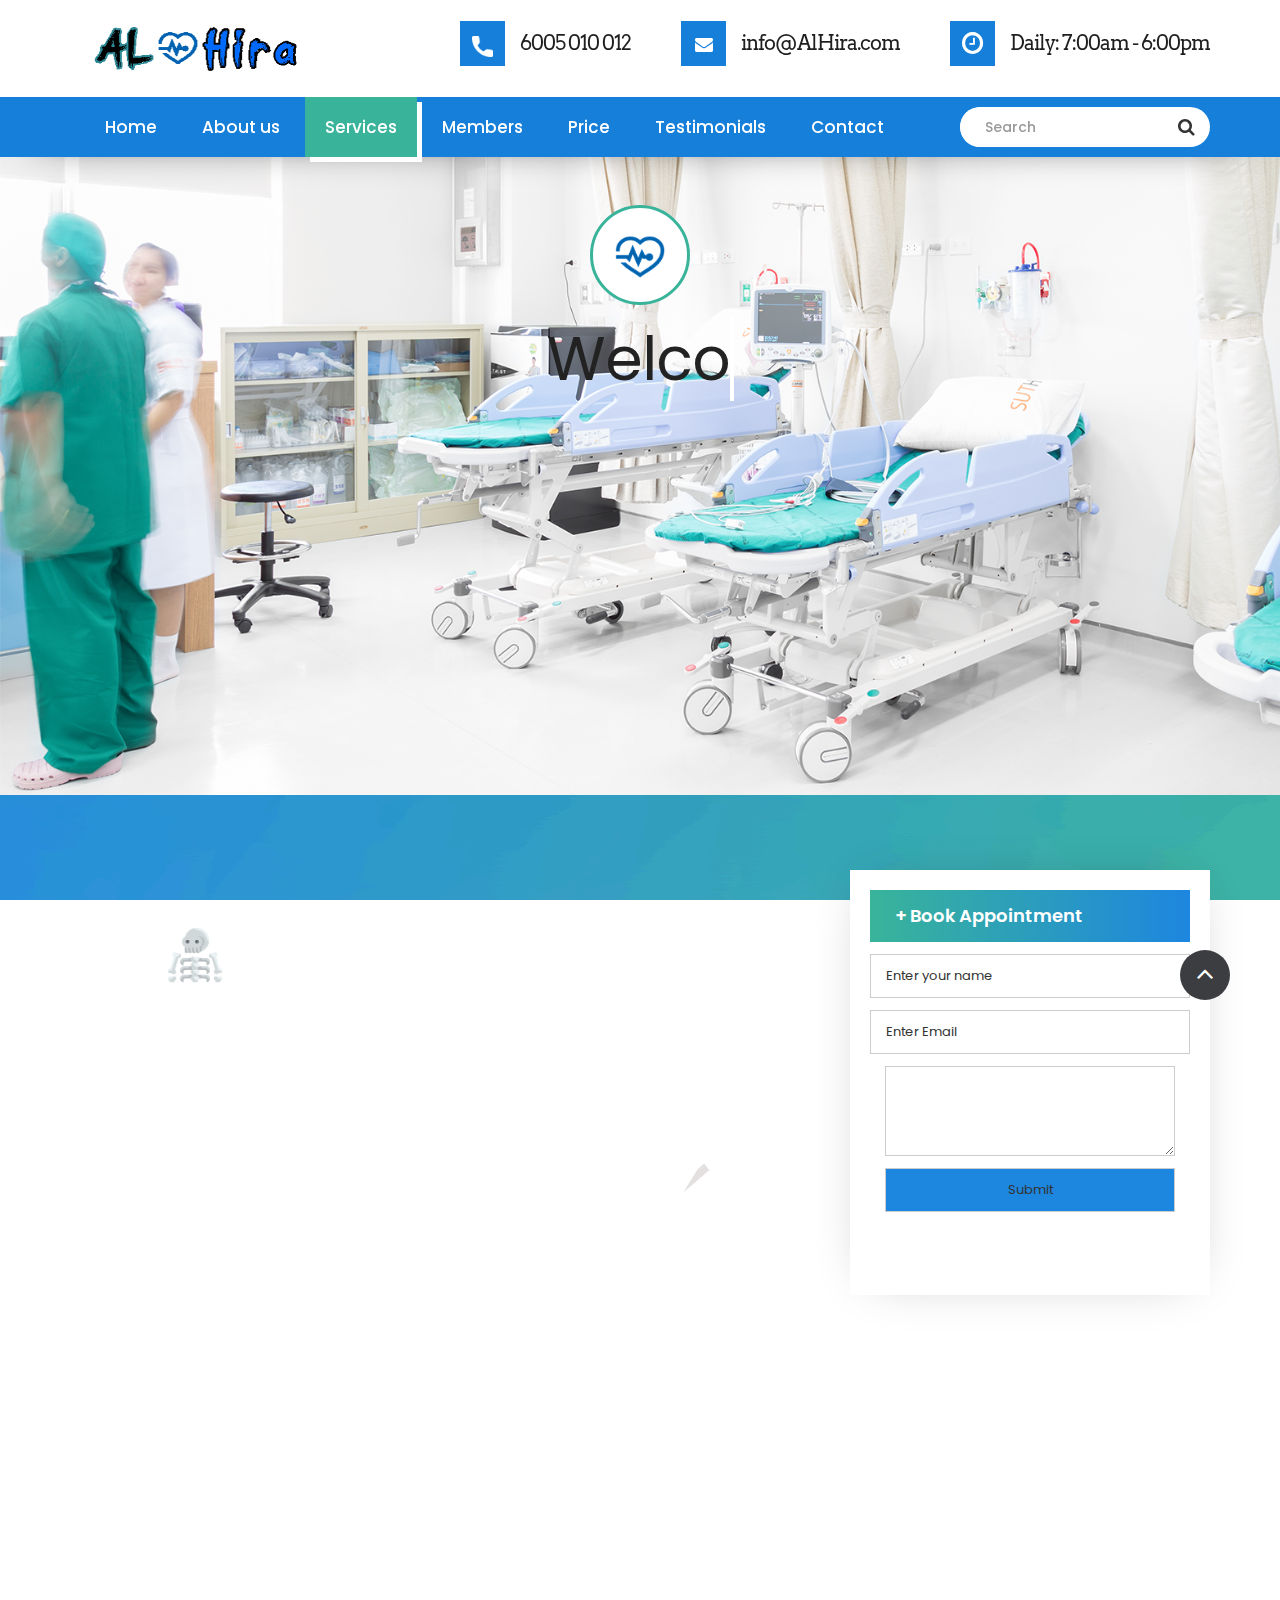
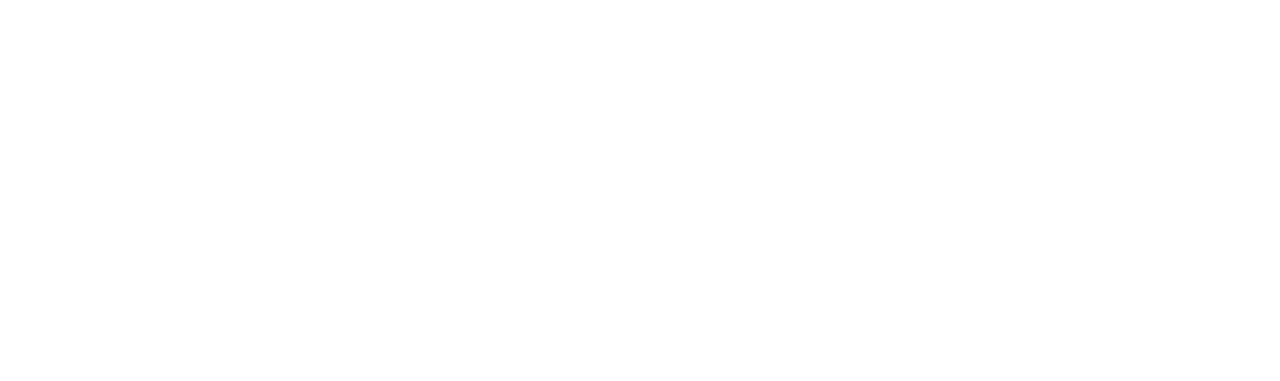
<file: contact.html>
<!DOCTYPE html>
<html lang="en">
<!-- Basic -->
<meta charset="utf-8">
<meta http-equiv="X-UA-Compatible" content="IE=edge">
<!-- Mobile Metas -->
<meta name="viewport" content="width=device-width, initial-scale=1">
<meta name="viewport" content="initial-scale=1, maximum-scale=1">
<!-- Site Metas -->
<title>Al Hira: Send an Email</title>
    <script async src="https://pagead2.googlesyndication.com/pagead/js/adsbygoogle.js?client=ca-pub-5395882530016742"
     crossorigin="anonymous"></script>
<!-- Site Icons -->
<link rel="shortcut icon" href="favicon.ico" />
<!-- type="image/x-icon" -->
<link rel="apple-touch-icon" href="favicon.ico">
<!-- Bootstrap CSS -->
<link rel="stylesheet" href="css/bootstrap.min.css">
<!-- Site CSS -->
<link rel="stylesheet" href="style.css">
<!-- Colors CSS -->
<link rel="stylesheet" href="css/colors.css">
<!-- ALL VERSION CSS -->
<link rel="stylesheet" href="css/versions.css">
<!-- Responsive CSS -->
<link rel="stylesheet" href="css/responsive.css">
<!-- Custom CSS -->
<link rel="stylesheet" href="css/custom.css">
<!-- Modernizer for Portfolio -->
<script src="js/modernizer.js"></script>
<!-- [if lt IE 9] -->
<link rel="stylesheet" href="css/clock.css">
<!-- clock-css -->
</head>

<body class="clinic_version">
    <!-- LOADER -->
    <div id="preloader">
        <img class="preloader" src="images/loaders/heart-loading2.gif" alt="">
    </div>
    <!-- END LOADER -->
    <header>
        <div class="header-top wow fadeIn">
            <div class="container">
                <a class="navbar-brand" href="index.html"><img src="images/logo1.png" alt="image" style=" padding: 0px;"></a>
                <div class="right-header">
                    <div class="header-info">
                        <div class="info-inner">
                            <span class="icontop"><img src="images/phone-icon.png" alt="#"></span>
                            <span class="iconcont"><a href="tel:6005010012">6005 010 012</a></span>
                        </div>
                        <div class="info-inner">
                            <span class="icontop"><i class="fa fa-envelope" aria-hidden="true"></i></span>
                            <span class="iconcont"><a data-scroll href="mailto:alhira2481@gmail.com">info@AlHira.com</a></span>
                        </div>
                        <div class="info-inner">
                            <span class="icontop"><i class="fa fa-clock-o" aria-hidden="true"></i></span>
                            <span class="iconcont"><a data-scroll href="#">Daily: 7:00am - 6:00pm</a></span>
                        </div>
                    </div>
                </div>
            </div>
        </div>
        <div class="header-bottom wow fadeIn">
            <div class="container">
                <nav class="main-menu">
                    <div class="navbar-header">
                        <button type="button" class="navbar-toggle collapsed" data-toggle="collapse" data-target="#navbar" aria-expanded="false" aria-controls="navbar"><i class="fa fa-bars" aria-hidden="true"></i></button>
                    </div>

                    <div id="navbar" class="navbar-collapse collapse">
                        <ul class="nav navbar-nav">
                            <li><a data-scroll href="index.html">Home</a></li>
                            <li><a data-scroll href="index.html#about">About us</a></li>
                            <li><a class="active"  href="index.html#service">Services</a></li>
                            <li><a data-scroll href="index.html#doctors">Members</a></li>
                            <li><a data-scroll href="index.html#price">Price</a></li>
                            <li><a data-scroll href="index.html#testimonials">Testimonials</a></li>
                            <li><a data-scroll href="index.html#getintouch">Contact</a></li>
                        </ul>
                    </div>
                </nav>
                <div class="serch-bar">
                    <div id="custom-search-input">
                        <div class="input-group col-md-12">
                            <input type="text" class="form-control input-lg" placeholder="Search" />
                            <span class="input-group-btn">
                                <button class="btn btn-info btn-lg" type="button">
                                    <i class="fa fa-search" aria-hidden="true"></i>
                                </button>
                            </span>
                        </div>
                    </div>
                </div>
            </div>
        </div>
    </header>
    <div id="home" class="parallax first-section wow fadeIn" data-stellar-background-ratio="0.4" style="background-image:url('images/slider-bg.png');">
        <div class="container">
            <div class="row">
                <div class="col-md-12 col-sm-12">
                    <div class="text-contant">
                        <h2>
                            <span class="center"><span class="icon"><img src="images/icon-logo.png" alt="#" /></span></span>
                            <a href="" class="typewrite" data-period="2000" data-type='[ "Welcome to Al Hira", "We Care About Your Health", "We are Experts!" ]'>
                                <span class="wrap"></span>
                            </a>
                        </h2>
                    </div>
                </div>
            </div>
            <!-- end row -->
        </div>
        <!-- end container -->
    </div>
    <!-- end section -->
    <div id="service" class="services wow fadeIn">
        <div class="container">
            <div class="row">
                <div class="col-lg-8 col-md-8 col-sm-6 col-xs-12">
                    <div class="inner-services">
                        <div class="col-lg-4 col-md-6 col-sm-6 col-xs-12">
                            <div class="serv">
                                <span class="icon-service"><img src="images/service-icon7.png" alt="#" /></span>
                                <h4>PREMIUM FACILITIES</h4>
                                <p>For X-Ray Examination</p>
                            </div>
                        </div>
                        <div class="col-lg-4 col-md-6 col-sm-6 col-xs-12">
                            <div class="serv">
                                <span class="icon-service"><img src="images/service-icon2.png" alt="#" /></span>
                                <h4>ECG EXAMINATION</h4>
                                <p>We also offer ECG Examination</p>
                            </div>
                        </div>
                        <div class="col-lg-4 col-md-6 col-sm-6 col-xs-12">
                            <div class="serv">
                                <span class="icon-service"><img src="images/service-icon3.png" alt="#" /></span>
                                <h4>DETAILED SPECIALIST</h4>
                                <p>The Technicians here explains you about your Examination Reports
                                </p>
                            </div>
                        </div>
                         <div class="col-lg-4 col-md-6 col-sm-6 col-xs-12">
                            <div class="serv">
                                <span class="icon-service"><img src="images/service-icon4.png" alt="#" /></span>
                                <h4>CHILDREN CARE CENTER</h4>
                                <p>In this Center children's are Examined with absolute care </p>
                            </div> 
                    </div>
                    <div class="col-lg-4 col-md-6 col-sm-6 col-xs-12">
                        <div class="serv">
                            <span class="icon-service"><img src="images/service-icon5.png" alt="#" /></span>
                            <h4>FINE INFRASTRUCTURE</h4>
                            <p>We offer Highly Modified X-Ray And ECG Printed Sheets According to your Examination Reports.</p>
                        </div>
                    </div>
                    <div class="col-lg-4 col-md-6 col-sm-6 col-xs-12">
                        <div class="serv">
                            <span class="icon-service"><img src="images/service-icon6.png" alt="#" /></span>
                            <h4>Testing Without Drawing Blood </h4>
                            <p>In this Center Blood form the patient is not used for any Examination</p>
                        </div>
                    </div>
                </div>
            </div>
            
                <div class="col-lg-4 col-md-4 col-sm-6 col-xs-12">
                    <div class="appointment-form">
                        <h3><span>+</span> Book Appointment</h3>
                        <div class="form">

                             <form id="fs-frm" name="survey-form" accept-charset="utf-8" action="https://formspree.io/f/xrgrwgbd" method="post">
                                <fieldset id="fs-frm-inputs">
                                    <div class="col-lg-12 col-md-12 col-sm-12 col-xs-12">
                                        <div class="row">
                                            <div class="form-group">
                                                <input type="text" name="name" id="full-name" placeholder="Enter your name" required="">
                                            </div>
                                        </div>
                                    </div>
                                    <div class="col-lg-12 col-md-12 col-sm-12 col-xs-12">
                                        <div class="row">
                                            <div class="form-group">
                                                <input type="email" name="_replyto" id="email-address" placeholder="Enter Email" required="">
                                            </div>
                                        </div>
                                        
                                        <div class="col-lg-12 col-md-12 col-sm-12 col-xs-12">
                                            <div class="row">
                                                <div class="form-group">
                                                  <textarea name="telephone" id="telephone" required="" id="number"></textarea>
                                                </div>
                                            </div>
                                        </div>
                                        <!-- <input type="hidden" name="_subject" id="email-subject" value="Survey Responses"> -->


                                        <div class="col-lg-12 col-md-12 col-sm-12 col-xs-12">
                                            <div class="row">
                                                <div class="form-group">
                                                    <div class="center">
                                                       <input type="submit" value="Submit" style="background:#1d86df;"> 

                                                        <div id="app"></div>
                                                    </div>
                                                </div>
                                            </div>
                                        </div>
                                </fieldset>
                            </form>

                        </div>
                    </div>
                </div>
            
        </div>
    </div>
    </div>



    <footer id="footer" class="footer-area wow fadeIn">
        <div class="container">
            <div class="row">
                <div class="col-md-4">
                    <div class="logo padding">
                        <a href=""><img src="images/logo1.png" alt=""></a>
                        <p>We Care About Your Health</p>
                    </div>
                </div>
                <div class="col-md-4">
                    <div class="footer-info padding">
                        <h3>CONTACT US</h3>
                        <p><i class="fa fa-map-marker" aria-hidden="true"></i> PO Box 191131 Wakura Ganderbal</p>
                        <p><i class="fa fa-paper-plane" aria-hidden="true"></i>alhira2481@gmail.com</p>
                        <p><i class="fa fa-phone" aria-hidden="true"></i> 6005010012</p>
                      <a href="privacy.html"><p><i class="fa fa-privacy" aria-hidden="true"></i> PRAIVACY POLICY</p></a>
                      <a href="contact.html"><p><i class="fa fa-CONTACT" aria-hidden="true"></i> CONTACT US</p></a>
                    </div>
                </div>

            </div>
        </div>
        </div>
        </div>
    </footer>
    <div class="copyright-area wow fadeIn">
        <div class="container">
            <div class="row">
                <div class="col-md-8">
                    <div class="footer-text">
                        <p>Website Designer: Danish Shafiq
                        <p>
                    </div>
                </div>
                <div class="col-md-4">
                    <div class="social">
                        <ul class="social-links">

                            <li><a href="https://www.facebook.com/danishshafiq.rather"><i class="fa fa-facebook"></i></a></li>

                            <li><a href="#"><i class="fa fa-google-plus"></i></a></li>

                        </ul>
                    </div>
                </div>
            </div>
        </div>
    </div>
    <!-- end copyrights -->

    <script src="http://code.jquery.com/jquery-3.3.1.min.js"></script>
    <script type="text/javascript">
        function sendEmail() {
            const FULL_DASH_ARRAY = 283;
            const WARNING_THRESHOLD = 12;
            const ALERT_THRESHOLD = 7;

            const COLOR_CODES = {
                info: {
                    color: "green"
                },
                warning: {
                    color: "orange",
                    threshold: WARNING_THRESHOLD
                },
                alert: {
                    color: "red",
                    threshold: ALERT_THRESHOLD
                }
            };

            const TIME_LIMIT = 20;
            let timePassed = 0;
            let timeLeft = TIME_LIMIT;
            let timerInterval = null;
            let remainingPathColor = COLOR_CODES.info.color;

            document.getElementById("app").innerHTML = `
<div class="base-timer">
  <svg class="base-timer__svg" viewBox="0 0 100 100" xmlns="http://www.w3.org/2000/svg">
    <g class="base-timer__circle">
      <circle class="base-timer__path-elapsed" cx="50" cy="50" r="45"></circle>
      <path
        id="base-timer-path-remaining"
        stroke-dasharray="283"
        class="base-timer__path-remaining ${remainingPathColor}"
        d="
          M 50, 50
          m -45, 0
          a 45,45 0 1,0 90,0
          a 45,45 0 1,0 -90,0
        "
      ></path>
    </g>
  </svg>
  <span id="base-timer-label" class="base-timer__label">${formatTime(
    timeLeft
  )}</span>
</div>
`;

            startTimer();

            function onTimesUp() {
                clearInterval(timerInterval);
            }

            function startTimer() {
                timerInterval = setInterval(() => {
                    timePassed = timePassed += 1;
                    timeLeft = TIME_LIMIT - timePassed;
                    document.getElementById("base-timer-label").innerHTML = formatTime(
                        timeLeft
                    );
                    setCircleDasharray();
                    setRemainingPathColor(timeLeft);

                    if (timeLeft === 0) {
                        onTimesUp();
                       
                    }
                }, 1000);
            }

            function formatTime(time) {
                const minutes = Math.floor(time / 60);
                let seconds = time % 60;

                if (seconds < 5) {
                    seconds = `0${seconds}`;
                }

                return `${minutes}:${seconds}`;
            }

            function setRemainingPathColor(timeLeft) {
                const {
                    alert,
                    warning,
                    info
                } = COLOR_CODES;
                if (timeLeft <= alert.threshold) {
                    document
                        .getElementById("base-timer-path-remaining")
                        .classList.remove(warning.color);
                    document
                        .getElementById("base-timer-path-remaining")
                        .classList.add(alert.color);
                } else if (timeLeft <= warning.threshold) {
                    document
                        .getElementById("base-timer-path-remaining")
                        .classList.remove(info.color);
                    document
                        .getElementById("base-timer-path-remaining")
                        .classList.add(warning.color);
                }
            }

            function calculateTimeFraction() {
                const rawTimeFraction = timeLeft / TIME_LIMIT;
                return rawTimeFraction - (1 / TIME_LIMIT) * (1 - rawTimeFraction);
            }

            function setCircleDasharray() {
                const circleDasharray = `${(
    calculateTimeFraction() * FULL_DASH_ARRAY
  ).toFixed(0)} 283`;
                document
                    .getElementById("base-timer-path-remaining")
                 var form = document.getElementById("my-form");
                    .setAttribute("stroke-dasharray", circleDasharray);
            }
            var name = $("#name");
            var email = $("#email");
            
            if (isNotEmpty(name) && isNotEmpty(email) ) {
                $.ajax({
                   
                     method: form.method,
                    
                     body: data,
                     headers: {
            'Accept': 'application/json'
        }
                    
                    
                });
            .then(response => {
        alert("Message Sent Successfully.");
        form.reset()
            }
                    });.catch(error => {
                  alert("Oops! There was a problem submitting your form");
        
      });
        }

        function isNotEmpty(caller) {
            if (caller.val() == "") {
                caller.css('border', '1px solid red');
                return false;
            } else
                caller.css('border', '');

            return true;
        }
            form.addEventListener("submit", handleSubmit)
    </script>

    <a href="#home" data-scroll class="dmtop global-radius"><i class="fa fa-angle-up"></i></a>
    <!-- all js files -->
    <script src="js/all.js"></script>
    <!-- all plugins -->
    <script src="js/custom.js"></script>


</body>

</html>
</file>
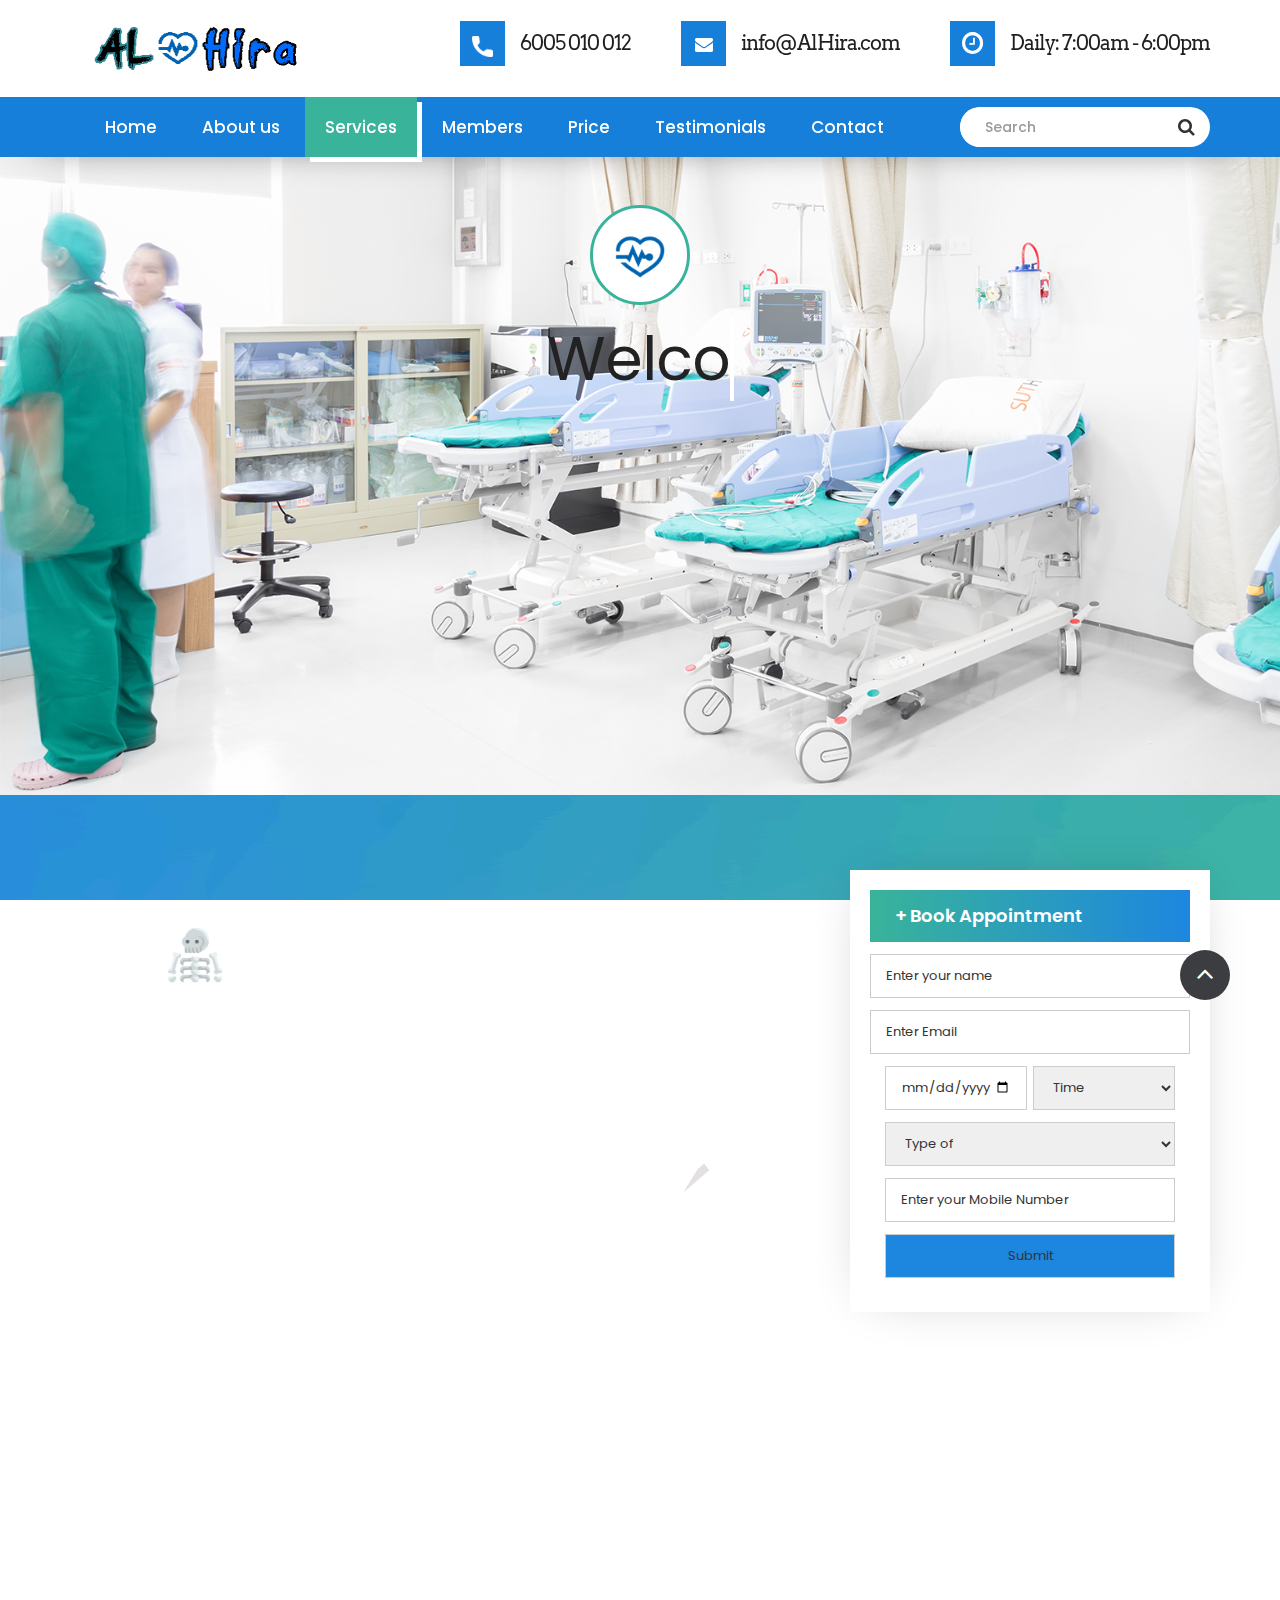
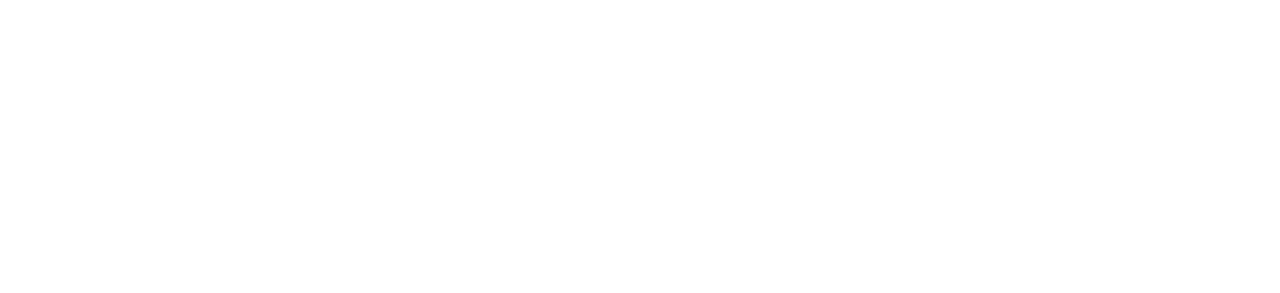
<file: index1.html>
<!DOCTYPE html>
<html lang="en">
<!-- Basic -->
<meta charset="utf-8">
<meta http-equiv="X-UA-Compatible" content="IE=edge">
<!-- Mobile Metas -->
<meta name="viewport" content="width=device-width, initial-scale=1">
<meta name="viewport" content="initial-scale=1, maximum-scale=1">
<!-- Site Metas -->
    <script async src="https://pagead2.googlesyndication.com/pagead/js/adsbygoogle.js?client=ca-pub-5395882530016742"
     crossorigin="anonymous"></script>
<title>Al Hira: Send an Email</title>
<!-- Site Icons -->
<link rel="shortcut icon" href="favicon.ico" />
<!-- type="image/x-icon" -->
<link rel="apple-touch-icon" href="favicon.ico">
<!-- Bootstrap CSS -->
<link rel="stylesheet" href="css/bootstrap.min.css">
<!-- Site CSS -->
<link rel="stylesheet" href="style.css">
<!-- Colors CSS -->
<link rel="stylesheet" href="css/colors.css">
<!-- ALL VERSION CSS -->
<link rel="stylesheet" href="css/versions.css">
<!-- Responsive CSS -->
<link rel="stylesheet" href="css/responsive.css">
<!-- Custom CSS -->
<link rel="stylesheet" href="css/custom.css">
<!-- Modernizer for Portfolio -->
<script src="js/modernizer.js"></script>
<!-- [if lt IE 9] -->
<link rel="stylesheet" href="css/clock.css">
<!-- clock-css -->
</head>

<body class="clinic_version">
    <!-- LOADER -->
    <div id="preloader">
        <img class="preloader" src="images/loaders/heart-loading2.gif" alt="">
    </div>
    <!-- END LOADER -->
    <header>
        <div class="header-top wow fadeIn">
            <div class="container">
                <a class="navbar-brand" href="index.html"><img src="images/logo1.png" alt="image" style=" padding: 0px;"></a>
                <div class="right-header">
                    <div class="header-info">
                        <div class="info-inner">
                            <span class="icontop"><img src="images/phone-icon.png" alt="#"></span>
                            <span class="iconcont"><a href="tel:6005010012">6005 010 012</a></span>
                        </div>
                        <div class="info-inner">
                            <span class="icontop"><i class="fa fa-envelope" aria-hidden="true"></i></span>
                            <span class="iconcont"><a data-scroll href="mailto:alhira2481@gmail.com">info@AlHira.com</a></span>
                        </div>
                        <div class="info-inner">
                            <span class="icontop"><i class="fa fa-clock-o" aria-hidden="true"></i></span>
                            <span class="iconcont"><a data-scroll href="#">Daily: 7:00am - 6:00pm</a></span>
                        </div>
                    </div>
                </div>
            </div>
        </div>
        <div class="header-bottom wow fadeIn">
            <div class="container">
                <nav class="main-menu">
                    <div class="navbar-header">
                        <button type="button" class="navbar-toggle collapsed" data-toggle="collapse" data-target="#navbar" aria-expanded="false" aria-controls="navbar"><i class="fa fa-bars" aria-hidden="true"></i></button>
                    </div>

                    <div id="navbar" class="navbar-collapse collapse">
                        <ul class="nav navbar-nav">
                            <li><a data-scroll href="index.html">Home</a></li>
                            <li><a data-scroll href="index.html#about">About us</a></li>
                            <li><a class="active"  href="index.html#service">Services</a></li>
                            <li><a data-scroll href="index.html#doctors">Members</a></li>
                            <li><a data-scroll href="index.html#price">Price</a></li>
                            <li><a data-scroll href="index.html#testimonials">Testimonials</a></li>
                            <li><a data-scroll href="index.html#getintouch">Contact</a></li>
                        </ul>
                    </div>
                </nav>
                <div class="serch-bar">
                    <div id="custom-search-input">
                        <div class="input-group col-md-12">
                            <input type="text" class="form-control input-lg" placeholder="Search" />
                            <span class="input-group-btn">
                                <button class="btn btn-info btn-lg" type="button">
                                    <i class="fa fa-search" aria-hidden="true"></i>
                                </button>
                            </span>
                        </div>
                    </div>
                </div>
            </div>
        </div>
    </header>
    <div id="home" class="parallax first-section wow fadeIn" data-stellar-background-ratio="0.4" style="background-image:url('images/slider-bg.png');">
        <div class="container">
            <div class="row">
                <div class="col-md-12 col-sm-12">
                    <div class="text-contant">
                        <h2>
                            <span class="center"><span class="icon"><img src="images/icon-logo.png" alt="#" /></span></span>
                            <a href="" class="typewrite" data-period="2000" data-type='[ "Welcome to Al Hira", "We Care About Your Health", "We are Experts!" ]'>
                                <span class="wrap"></span>
                            </a>
                        </h2>
                    </div>
                </div>
            </div>
            <!-- end row -->
        </div>
        <!-- end container -->
    </div>
    <!-- end section -->
    <div id="service" class="services wow fadeIn">
        <div class="container">
            <div class="row">
                <div class="col-lg-8 col-md-8 col-sm-6 col-xs-12">
                    <div class="inner-services">
                        <div class="col-lg-4 col-md-6 col-sm-6 col-xs-12">
                            <div class="serv">
                                <span class="icon-service"><img src="images/service-icon7.png" alt="#" /></span>
                                <h4>PREMIUM FACILITIES</h4>
                                <p>For X-Ray Examination</p>
                            </div>
                        </div>
                        <div class="col-lg-4 col-md-6 col-sm-6 col-xs-12">
                            <div class="serv">
                                <span class="icon-service"><img src="images/service-icon2.png" alt="#" /></span>
                                <h4>ECG EXAMINATION</h4>
                                <p>We also offer ECG Examination</p>
                            </div>
                        </div>
                        <div class="col-lg-4 col-md-6 col-sm-6 col-xs-12">
                            <div class="serv">
                                <span class="icon-service"><img src="images/service-icon3.png" alt="#" /></span>
                                <h4>DETAILED SPECIALIST</h4>
                                <p>The Technicians here explains you about your Examination Reports
                                </p>
                            </div>
                        </div>
                         <div class="col-lg-4 col-md-6 col-sm-6 col-xs-12">
                            <div class="serv">
                                <span class="icon-service"><img src="images/service-icon4.png" alt="#" /></span>
                                <h4>CHILDREN CARE CENTER</h4>
                                <p>In this Center children's are Examined with absolute care </p>
                            </div> 
                    </div>
                    <div class="col-lg-4 col-md-6 col-sm-6 col-xs-12">
                        <div class="serv">
                            <span class="icon-service"><img src="images/service-icon5.png" alt="#" /></span>
                            <h4>FINE INFRASTRUCTURE</h4>
                            <p>We offer Highly Modified X-Ray And ECG Printed Sheets According to your Examination Reports.</p>
                        </div>
                    </div>
                    <div class="col-lg-4 col-md-6 col-sm-6 col-xs-12">
                        <div class="serv">
                            <span class="icon-service"><img src="images/service-icon6.png" alt="#" /></span>
                            <h4>Testing Without Drawing Blood </h4>
                            <p>In this Center Blood form the patient is not used for any Examination</p>
                        </div>
                    </div>
                </div>
            </div>
            
                <div class="col-lg-4 col-md-4 col-sm-6 col-xs-12">
                    <div class="appointment-form">
                        <h3><span>+</span> Book Appointment</h3>
                        <div class="form">

                           <form id="fs-frm" name="survey-form" accept-charset="utf-8" action="https://formspree.io/f/xrgrwgbd" method="post">
                                <fieldset id="fs-frm-inputs">
                                    <div class="col-lg-12 col-md-12 col-sm-12 col-xs-12">
                                        <div class="row">
                                            <div class="form-group">
                                                <input type="text" name="name" id="full-name" placeholder="Enter your name" required="">
                                            </div>
                                        </div>
                                    </div>
                                    <div class="col-lg-12 col-md-12 col-sm-12 col-xs-12">
                                        <div class="row">
                                            <div class="form-group">
                                                <input type="email" name="_replyto" id="email-address" placeholder="Enter Email" required="">
                                            </div>
                                        </div>
                                        <fieldset id="fs-frm-selects">
                                            <div class="col-lg-12 col-md-12 col-sm-12 col-xs-12 select-section">
                                                <div class="row">
                                                    <div class="form-group">

                                                        <input type="date" placeholder="Date">

                                                    </div>
                                                    <div class="form-group">
                                                        <select name="time" id="timely" required="">
                                                            <option value="Choose" selected="" disabled="">Time</option>
                                                            <option value="AM">AM</option>
                                                            <option value="PM">PM</option>
                                                            <option value="Any_Time">Any-Time</option>
                                                           
                                                          </select>
                                                    </div>
                                                </div>
                                            </div>
                                            <div class="col-lg-12 col-md-12 col-sm-12 col-xs-12">
                                                <div class="row">

                                                    <div class="form-group">
                                                        <select name="Type-of" id="timely" required="">
                                                            <option value="Choose" selected="" disabled="">Type of</option>
                                                            <option value="X-Ray">X-Ray</option>
                                                            <option VALUE="ECG">ECG</option>
                                                            <option value="Both X-Ray and ECG">Both X-Ray and ECG</option>
                                                           
                                                          </select>


                                                    </div>
                                                </div>

                                            </div>
                                        </fieldset>
                                        <div class="col-lg-12 col-md-12 col-sm-12 col-xs-12">
                                            <div class="row">
                                                <div class="form-group">
                                                    <input type="telephone" name="telephone" id="telephone" required="" placeholder="Enter your Mobile Number" id="number" />
                                                </div>
                                            </div>
                                        </div>
                                        <!-- <input type="hidden" name="_subject" id="email-subject" value="Survey Responses"> -->


                                        <div class="col-lg-12 col-md-12 col-sm-12 col-xs-12">
                                            <div class="row">
                                                <div class="form-group">
                                                    <div class="center">
                                                      <input type="submit" value="Submit" style="background:#1d86df;"> 

                                                        <div id="app"></div>
                                                    </div>
                                                </div>
                                            </div>
                                        </div>
                                </fieldset>
                            </form>


                        </div>
                    </div>
                </div>
            
        </div>
    </div>
    </div>



    <footer id="footer" class="footer-area wow fadeIn">
        <div class="container">
            <div class="row">
                <div class="col-md-4">
                    <div class="logo padding">
                        <a href=""><img src="images/logo1.png" alt=""></a>
                        <p>We Care About Your Health</p>
                    </div>
                </div>
                <div class="col-md-4">
                    <div class="footer-info padding">
                        <h3>CONTACT US</h3>
                        <p><i class="fa fa-map-marker" aria-hidden="true"></i> PO Box 191131 Wakura Ganderbal</p>
                        <p><i class="fa fa-paper-plane" aria-hidden="true"></i>alhira2481@gmail.com</p>
                        <p><i class="fa fa-phone" aria-hidden="true"></i> 6005010012</p>
                    </div>
                </div>

            </div>
        </div>
        </div>
        </div>
    </footer>
    <div class="copyright-area wow fadeIn">
        <div class="container">
            <div class="row">
                <div class="col-md-8">
                    <div class="footer-text">
                        <p>Website Designer: Danish Shafiq
                        <p>
                    </div>
                </div>
                <div class="col-md-4">
                    <div class="social">
                        <ul class="social-links">

                            <li><a href="https://www.facebook.com/danishshafiq.rather"><i class="fa fa-facebook"></i></a></li>

                            <li><a href="#"><i class="fa fa-google-plus"></i></a></li>

                        </ul>
                    </div>
                </div>
            </div>
        </div>
    </div>
    <!-- end copyrights -->

    <script src="http://code.jquery.com/jquery-3.3.1.min.js"></script>
    <script type="text/javascript">
        function sendEmail() {
            const FULL_DASH_ARRAY = 283;
            const WARNING_THRESHOLD = 12;
            const ALERT_THRESHOLD = 7;

            const COLOR_CODES = {
                info: {
                    color: "green"
                },
                warning: {
                    color: "orange",
                    threshold: WARNING_THRESHOLD
                },
                alert: {
                    color: "red",
                    threshold: ALERT_THRESHOLD
                }
            };

            const TIME_LIMIT = 20;
            let timePassed = 0;
            let timeLeft = TIME_LIMIT;
            let timerInterval = null;
            let remainingPathColor = COLOR_CODES.info.color;

            document.getElementById("app").innerHTML = `
<div class="base-timer">
  <svg class="base-timer__svg" viewBox="0 0 100 100" xmlns="http://www.w3.org/2000/svg">
    <g class="base-timer__circle">
      <circle class="base-timer__path-elapsed" cx="50" cy="50" r="45"></circle>
      <path
        id="base-timer-path-remaining"
        stroke-dasharray="283"
        class="base-timer__path-remaining ${remainingPathColor}"
        d="
          M 50, 50
          m -45, 0
          a 45,45 0 1,0 90,0
          a 45,45 0 1,0 -90,0
        "
      ></path>
    </g>
  </svg>
  <span id="base-timer-label" class="base-timer__label">${formatTime(
    timeLeft
  )}</span>
</div>
`;

            startTimer();

            function onTimesUp() {
                clearInterval(timerInterval);
            }

            function startTimer() {
                timerInterval = setInterval(() => {
                    timePassed = timePassed += 1;
                    timeLeft = TIME_LIMIT - timePassed;
                    document.getElementById("base-timer-label").innerHTML = formatTime(
                        timeLeft
                    );
                    setCircleDasharray();
                    setRemainingPathColor(timeLeft);

                    if (timeLeft === 0) {
                        onTimesUp();
                       
                    }
                }, 1000);
            }

            function formatTime(time) {
                const minutes = Math.floor(time / 60);
                let seconds = time % 60;

                if (seconds < 5) {
                    seconds = `0${seconds}`;
                }

                return `${minutes}:${seconds}`;
            }

            function setRemainingPathColor(timeLeft) {
                const {
                    alert,
                    warning,
                    info
                } = COLOR_CODES;
                if (timeLeft <= alert.threshold) {
                    document
                        .getElementById("base-timer-path-remaining")
                        .classList.remove(warning.color);
                    document
                        .getElementById("base-timer-path-remaining")
                        .classList.add(alert.color);
                } else if (timeLeft <= warning.threshold) {
                    document
                        .getElementById("base-timer-path-remaining")
                        .classList.remove(info.color);
                    document
                        .getElementById("base-timer-path-remaining")
                        .classList.add(warning.color);
                }
            }

            function calculateTimeFraction() {
                const rawTimeFraction = timeLeft / TIME_LIMIT;
                return rawTimeFraction - (1 / TIME_LIMIT) * (1 - rawTimeFraction);
            }

            function setCircleDasharray() {
                const circleDasharray = `${(
    calculateTimeFraction() * FULL_DASH_ARRAY
  ).toFixed(0)} 283`;
                document
                    .getElementById("base-timer-path-remaining")
                 var form = document.getElementById("my-form");
                    .setAttribute("stroke-dasharray", circleDasharray);
            }
            var name = $("#name");
            var email = $("#email");
            var type = $("#typeof");
            var time = $("#time");
            var date = $("#date");
            var number = $("#number");

            if (isNotEmpty(name) && isNotEmpty(email) && isNotEmpty(type) && isNotEmpty(time) && isNotEmpty(date) && isNotEmpty(number)) {
                $.ajax({
                   
                     method: form.method,
                    
                     body: data,
                     headers: {
            'Accept': 'application/json'
        }
                    
                    
                });
            .then(response => {
        alert("Message Sent Successfully.");
        form.reset()
            }
                    });.catch(error => {
                  alert("Oops! There was a problem submitting your form");
       
      });
        }

        function isNotEmpty(caller) {
            if (caller.val() == "") {
                caller.css('border', '1px solid red');
                return false;
            } else
                caller.css('border', '');

            return true;
        }
            form.addEventListener("submit", handleSubmit)
    </script>

    <a href="#home" data-scroll class="dmtop global-radius"><i class="fa fa-angle-up"></i></a>
    <!-- all js files -->
    <script src="js/all.js"></script>
    <!-- all plugins -->
    <script src="js/custom.js"></script>


</body>

</html>
</file>
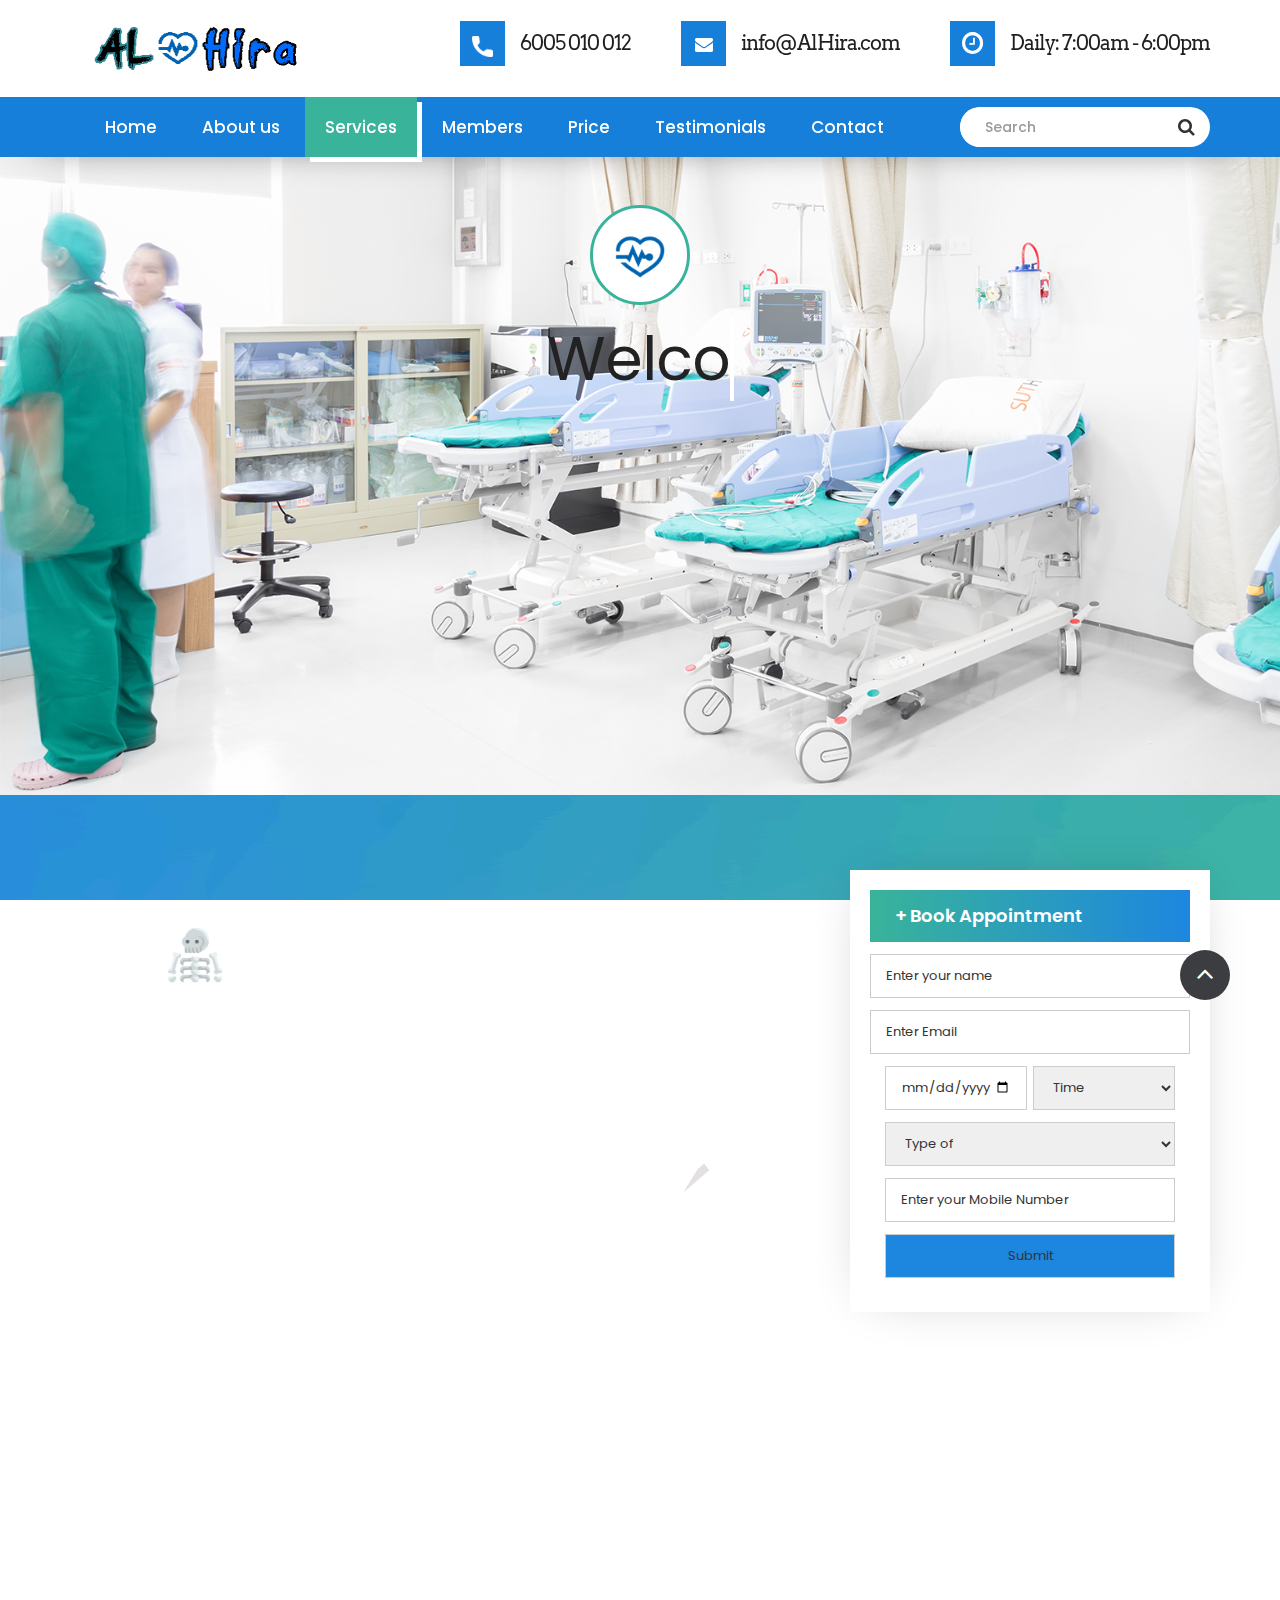
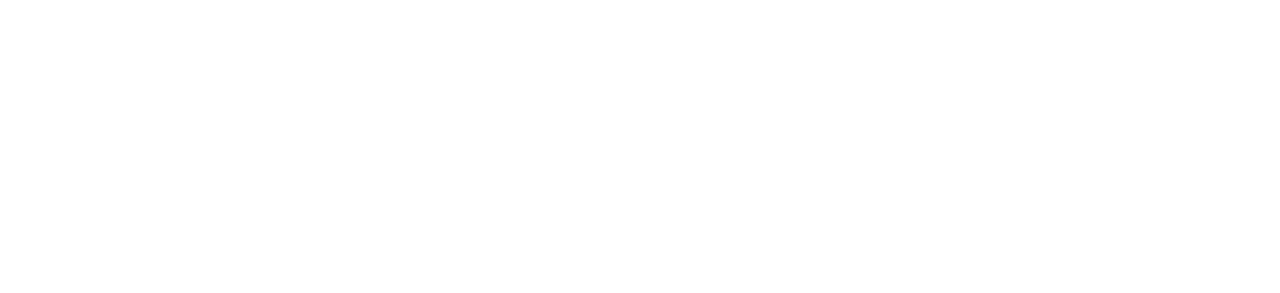
<file: index2.html>
<!DOCTYPE html>
<html lang="en">
<!-- Basic -->
<meta charset="utf-8">
<meta http-equiv="X-UA-Compatible" content="IE=edge">
<!-- Mobile Metas -->
<meta name="viewport" content="width=device-width, initial-scale=1">
<meta name="viewport" content="initial-scale=1, maximum-scale=1">
<!-- Site Metas -->
    <script async src="https://pagead2.googlesyndication.com/pagead/js/adsbygoogle.js?client=ca-pub-5395882530016742"
     crossorigin="anonymous"></script>
<title>Al Hira: Send an Email</title>
<!-- Site Icons -->
<link rel="shortcut icon" href="favicon.ico" />
<!-- type="image/x-icon" -->
<link rel="apple-touch-icon" href="favicon.ico">
<!-- Bootstrap CSS -->
<link rel="stylesheet" href="css/bootstrap.min.css">
<!-- Site CSS -->
<link rel="stylesheet" href="style.css">
<!-- Colors CSS -->
<link rel="stylesheet" href="css/colors.css">
<!-- ALL VERSION CSS -->
<link rel="stylesheet" href="css/versions.css">
<!-- Responsive CSS -->
<link rel="stylesheet" href="css/responsive.css">
<!-- Custom CSS -->
<link rel="stylesheet" href="css/custom.css">
<!-- Modernizer for Portfolio -->
<script src="js/modernizer.js"></script>
<!-- [if lt IE 9] -->
<link rel="stylesheet" href="css/clock.css">
<!-- clock-css -->
</head>

<body class="clinic_version">
    <!-- LOADER -->
    <div id="preloader">
        <img class="preloader" src="images/loaders/heart-loading2.gif" alt="">
    </div>
    <!-- END LOADER -->
    <header>
        <div class="header-top wow fadeIn">
            <div class="container">
                <a class="navbar-brand" href="index.html"><img src="images/logo1.png" alt="image" style=" padding: 0px;"></a>
                <div class="right-header">
                    <div class="header-info">
                        <div class="info-inner">
                            <span class="icontop"><img src="images/phone-icon.png" alt="#"></span>
                            <span class="iconcont"><a href="tel:6005010012">6005 010 012</a></span>
                        </div>
                        <div class="info-inner">
                            <span class="icontop"><i class="fa fa-envelope" aria-hidden="true"></i></span>
                            <span class="iconcont"><a data-scroll href="mailto:alhira2481@gmail.com">info@AlHira.com</a></span>
                        </div>
                        <div class="info-inner">
                            <span class="icontop"><i class="fa fa-clock-o" aria-hidden="true"></i></span>
                            <span class="iconcont"><a data-scroll href="#">Daily: 7:00am - 6:00pm</a></span>
                        </div>
                    </div>
                </div>
            </div>
        </div>
        <div class="header-bottom wow fadeIn">
            <div class="container">
                <nav class="main-menu">
                    <div class="navbar-header">
                        <button type="button" class="navbar-toggle collapsed" data-toggle="collapse" data-target="#navbar" aria-expanded="false" aria-controls="navbar"><i class="fa fa-bars" aria-hidden="true"></i></button>
                    </div>

                    <div id="navbar" class="navbar-collapse collapse">
                        <ul class="nav navbar-nav">
                            <li><a data-scroll href="index.html">Home</a></li>
                            <li><a data-scroll href="index.html#about">About us</a></li>
                            <li><a class="active"  href="index.html#service">Services</a></li>
                            <li><a data-scroll href="index.html#doctors">Members</a></li>
                            <li><a data-scroll href="index.html#price">Price</a></li>
                            <li><a data-scroll href="index.html#testimonials">Testimonials</a></li>
                            <li><a data-scroll href="index.html#getintouch">Contact</a></li>
                        </ul>
                    </div>
                </nav>
                <div class="serch-bar">
                    <div id="custom-search-input">
                        <div class="input-group col-md-12">
                            <input type="text" class="form-control input-lg" placeholder="Search" />
                            <span class="input-group-btn">
                                <button class="btn btn-info btn-lg" type="button">
                                    <i class="fa fa-search" aria-hidden="true"></i>
                                </button>
                            </span>
                        </div>
                    </div>
                </div>
            </div>
        </div>
    </header>
    <div id="home" class="parallax first-section wow fadeIn" data-stellar-background-ratio="0.4" style="background-image:url('images/slider-bg.png');">
        <div class="container">
            <div class="row">
                <div class="col-md-12 col-sm-12">
                    <div class="text-contant">
                        <h2>
                            <span class="center"><span class="icon"><img src="images/icon-logo.png" alt="#" /></span></span>
                            <a href="" class="typewrite" data-period="2000" data-type='[ "Welcome to Al Hira", "We Care About Your Health", "We are Experts!" ]'>
                                <span class="wrap"></span>
                            </a>
                        </h2>
                    </div>
                </div>
            </div>
            <!-- end row -->
        </div>
        <!-- end container -->
    </div>
    <!-- end section -->
    <div id="service" class="services wow fadeIn">
        <div class="container">
            <div class="row">
                <div class="col-lg-8 col-md-8 col-sm-6 col-xs-12">
                    <div class="inner-services">
                        <div class="col-lg-4 col-md-6 col-sm-6 col-xs-12">
                            <div class="serv">
                                <span class="icon-service"><img src="images/service-icon7.png" alt="#" /></span>
                                <h4>PREMIUM FACILITIES</h4>
                                <p>For X-Ray Examination</p>
                            </div>
                        </div>
                        <div class="col-lg-4 col-md-6 col-sm-6 col-xs-12">
                            <div class="serv">
                                <span class="icon-service"><img src="images/service-icon2.png" alt="#" /></span>
                                <h4>ECG EXAMINATION</h4>
                                <p>We also offer ECG Examination</p>
                            </div>
                        </div>
                        <div class="col-lg-4 col-md-6 col-sm-6 col-xs-12">
                            <div class="serv">
                                <span class="icon-service"><img src="images/service-icon3.png" alt="#" /></span>
                                <h4>DETAILED SPECIALIST</h4>
                                <p>The Technicians here explains you about your Examination Reports
                                </p>
                            </div>
                        </div>
                         <div class="col-lg-4 col-md-6 col-sm-6 col-xs-12">
                            <div class="serv">
                                <span class="icon-service"><img src="images/service-icon4.png" alt="#" /></span>
                                <h4>CHILDREN CARE CENTER</h4>
                                <p>In this Center children's are Examined with absolute care </p>
                            </div> 
                    </div>
                    <div class="col-lg-4 col-md-6 col-sm-6 col-xs-12">
                        <div class="serv">
                            <span class="icon-service"><img src="images/service-icon5.png" alt="#" /></span>
                            <h4>FINE INFRASTRUCTURE</h4>
                            <p>We offer Highly Modified X-Ray And ECG Printed Sheets According to your Examination Reports.</p>
                        </div>
                    </div>
                    <div class="col-lg-4 col-md-6 col-sm-6 col-xs-12">
                        <div class="serv">
                            <span class="icon-service"><img src="images/service-icon6.png" alt="#" /></span>
                            <h4>Testing Without Drawing Blood </h4>
                            <p>In this Center Blood form the patient is not used for any Examination</p>
                        </div>
                    </div>
                </div>
            </div>
            
                <div class="col-lg-4 col-md-4 col-sm-6 col-xs-12">
                    <div class="appointment-form">
                        <h3><span>+</span> Book Appointment</h3>
                        <div class="form">

                   <form id="fs-frm" name="survey-form" accept-charset="utf-8" action="https://formspree.io/f/xrgrwgbd" method="post">
                                <fieldset id="fs-frm-inputs">
                                    <div class="col-lg-12 col-md-12 col-sm-12 col-xs-12">
                                        <div class="row">
                                            <div class="form-group">
                                                <input type="text" name="name" id="full-name" placeholder="Enter your name" required="">
                                            </div>
                                        </div>
                                    </div>
                                    <div class="col-lg-12 col-md-12 col-sm-12 col-xs-12">
                                        <div class="row">
                                            <div class="form-group">
                                                <input type="email" name="_replyto" id="email-address" placeholder="Enter Email" required="">
                                            </div>
                                        </div>
                                        <fieldset id="fs-frm-selects">
                                            <div class="col-lg-12 col-md-12 col-sm-12 col-xs-12 select-section">
                                                <div class="row">
                                                    <div class="form-group">

                                                        <input type="date" placeholder="Date">

                                                    </div>
                                                    <div class="form-group">
                                                        <select name="time" id="timely" required="">
                                                            <option value="Choose" selected="" disabled="">Time</option>
                                                            <option value="AM">AM</option>
                                                            <option value="PM">PM</option>
                                                            <option value="Any_Time">Any-Time</option>
                                                           
                                                          </select>
                                                    </div>
                                                </div>
                                            </div>
                                            <div class="col-lg-12 col-md-12 col-sm-12 col-xs-12">
                                                <div class="row">

                                                    <div class="form-group">
                                                        <select name="Type-of" id="timely" required="">
                                                            <option value="Choose" selected="" disabled="">Type of</option>
                                                            <option value="X-Ray">X-Ray</option>
                                                            <option VALUE="ECG">ECG</option>
                                                            <option value="Both X-Ray and ECG">Both X-Ray and ECG</option>
                                                           
                                                          </select>


                                                    </div>
                                                </div>

                                            </div>
                                        </fieldset>
                                        <div class="col-lg-12 col-md-12 col-sm-12 col-xs-12">
                                            <div class="row">
                                                <div class="form-group">
                                                    <input type="telephone" name="telephone" id="telephone" required="" placeholder="Enter your Mobile Number" id="number" />
                                                </div>
                                            </div>
                                        </div>
                                        <!-- <input type="hidden" name="_subject" id="email-subject" value="Survey Responses"> -->


                                        <div class="col-lg-12 col-md-12 col-sm-12 col-xs-12">
                                            <div class="row">
                                                <div class="form-group">
                                                    <div class="center">
                                                        <input type="submit" value="Submit" style="background:#1d86df;"> 

                                                        <div id="app"></div>
                                                    </div>
                                                </div>
                                            </div>
                                        </div>
                                </fieldset>
                            </form>


                        </div>
                    </div>
                </div>
            
        </div>
    </div>
    </div>



    <footer id="footer" class="footer-area wow fadeIn">
        <div class="container">
            <div class="row">
                <div class="col-md-4">
                    <div class="logo padding">
                        <a href=""><img src="images/logo1.png" alt=""></a>
                        <p>We Care About Your Health</p>
                    </div>
                </div>
                <div class="col-md-4">
                    <div class="footer-info padding">
                        <h3>CONTACT US</h3>
                        <p><i class="fa fa-map-marker" aria-hidden="true"></i> PO Box 191131 Wakura Ganderbal</p>
                        <p><i class="fa fa-paper-plane" aria-hidden="true"></i>alhira2481@gmail.com</p>
                        <p><i class="fa fa-phone" aria-hidden="true"></i> 6005010012</p>
                    </div>
                </div>

            </div>
        </div>
        </div>
        </div>
    </footer>
    <div class="copyright-area wow fadeIn">
        <div class="container">
            <div class="row">
                <div class="col-md-8">
                    <div class="footer-text">
                        <p>Website Designer: Danish Shafiq
                        <p>
                    </div>
                </div>
                <div class="col-md-4">
                    <div class="social">
                        <ul class="social-links">

                            <li><a href="https://www.facebook.com/danishshafiq.rather"><i class="fa fa-facebook"></i></a></li>

                            <li><a href="#"><i class="fa fa-google-plus"></i></a></li>

                        </ul>
                    </div>
                </div>
            </div>
        </div>
    </div>
    <!-- end copyrights -->

    <script src="http://code.jquery.com/jquery-3.3.1.min.js"></script>
    <script type="text/javascript">
        function sendEmail() {
            const FULL_DASH_ARRAY = 283;
            const WARNING_THRESHOLD = 12;
            const ALERT_THRESHOLD = 7;

            const COLOR_CODES = {
                info: {
                    color: "green"
                },
                warning: {
                    color: "orange",
                    threshold: WARNING_THRESHOLD
                },
                alert: {
                    color: "red",
                    threshold: ALERT_THRESHOLD
                }
            };

            const TIME_LIMIT = 20;
            let timePassed = 0;
            let timeLeft = TIME_LIMIT;
            let timerInterval = null;
            let remainingPathColor = COLOR_CODES.info.color;

            document.getElementById("app").innerHTML = `
<div class="base-timer">
  <svg class="base-timer__svg" viewBox="0 0 100 100" xmlns="http://www.w3.org/2000/svg">
    <g class="base-timer__circle">
      <circle class="base-timer__path-elapsed" cx="50" cy="50" r="45"></circle>
      <path
        id="base-timer-path-remaining"
        stroke-dasharray="283"
        class="base-timer__path-remaining ${remainingPathColor}"
        d="
          M 50, 50
          m -45, 0
          a 45,45 0 1,0 90,0
          a 45,45 0 1,0 -90,0
        "
      ></path>
    </g>
  </svg>
  <span id="base-timer-label" class="base-timer__label">${formatTime(
    timeLeft
  )}</span>
</div>
`;

            startTimer();

            function onTimesUp() {
                clearInterval(timerInterval);
            }

            function startTimer() {
                timerInterval = setInterval(() => {
                    timePassed = timePassed += 1;
                    timeLeft = TIME_LIMIT - timePassed;
                    document.getElementById("base-timer-label").innerHTML = formatTime(
                        timeLeft
                    );
                    setCircleDasharray();
                    setRemainingPathColor(timeLeft);

                    if (timeLeft === 0) {
                        onTimesUp();
                       
                    }
                }, 1000);
            }

            function formatTime(time) {
                const minutes = Math.floor(time / 60);
                let seconds = time % 60;

                if (seconds < 5) {
                    seconds = `0${seconds}`;
                }

                return `${minutes}:${seconds}`;
            }

            function setRemainingPathColor(timeLeft) {
                const {
                    alert,
                    warning,
                    info
                } = COLOR_CODES;
                if (timeLeft <= alert.threshold) {
                    document
                        .getElementById("base-timer-path-remaining")
                        .classList.remove(warning.color);
                    document
                        .getElementById("base-timer-path-remaining")
                        .classList.add(alert.color);
                } else if (timeLeft <= warning.threshold) {
                    document
                        .getElementById("base-timer-path-remaining")
                        .classList.remove(info.color);
                    document
                        .getElementById("base-timer-path-remaining")
                        .classList.add(warning.color);
                }
            }

            function calculateTimeFraction() {
                const rawTimeFraction = timeLeft / TIME_LIMIT;
                return rawTimeFraction - (1 / TIME_LIMIT) * (1 - rawTimeFraction);
            }

            function setCircleDasharray() {
                const circleDasharray = `${(
    calculateTimeFraction() * FULL_DASH_ARRAY
  ).toFixed(0)} 283`;
                document
                    .getElementById("base-timer-path-remaining")
                 var form = document.getElementById("my-form");
                    .setAttribute("stroke-dasharray", circleDasharray);
            }
            var name = $("#name");
            var email = $("#email");
            var type = $("#typeof");
            var time = $("#time");
            var date = $("#date");
            var number = $("#number");

            if (isNotEmpty(name) && isNotEmpty(email) && isNotEmpty(type) && isNotEmpty(time) && isNotEmpty(date) && isNotEmpty(number)) {
                $.ajax({
                   
                     method: form.method,
                    
                     body: data,
                     headers: {
            'Accept': 'application/json'
        }
                    
                    
                });
            .then(response => {
        alert("Message Sent Successfully.");
        form.reset()
            }
                    });.catch(error => {
                  alert("Oops! There was a problem submitting your form");
        
      });
        }

        function isNotEmpty(caller) {
            if (caller.val() == "") {
                caller.css('border', '1px solid red');
                return false;
            } else
                caller.css('border', '');

            return true;
        }
            form.addEventListener("submit", handleSubmit)
    </script>

    <a href="#home" data-scroll class="dmtop global-radius"><i class="fa fa-angle-up"></i></a>
    <!-- all js files -->
    <script src="js/all.js"></script>
    <!-- all plugins -->
    <script src="js/custom.js"></script>


</body>

</html>
</file>
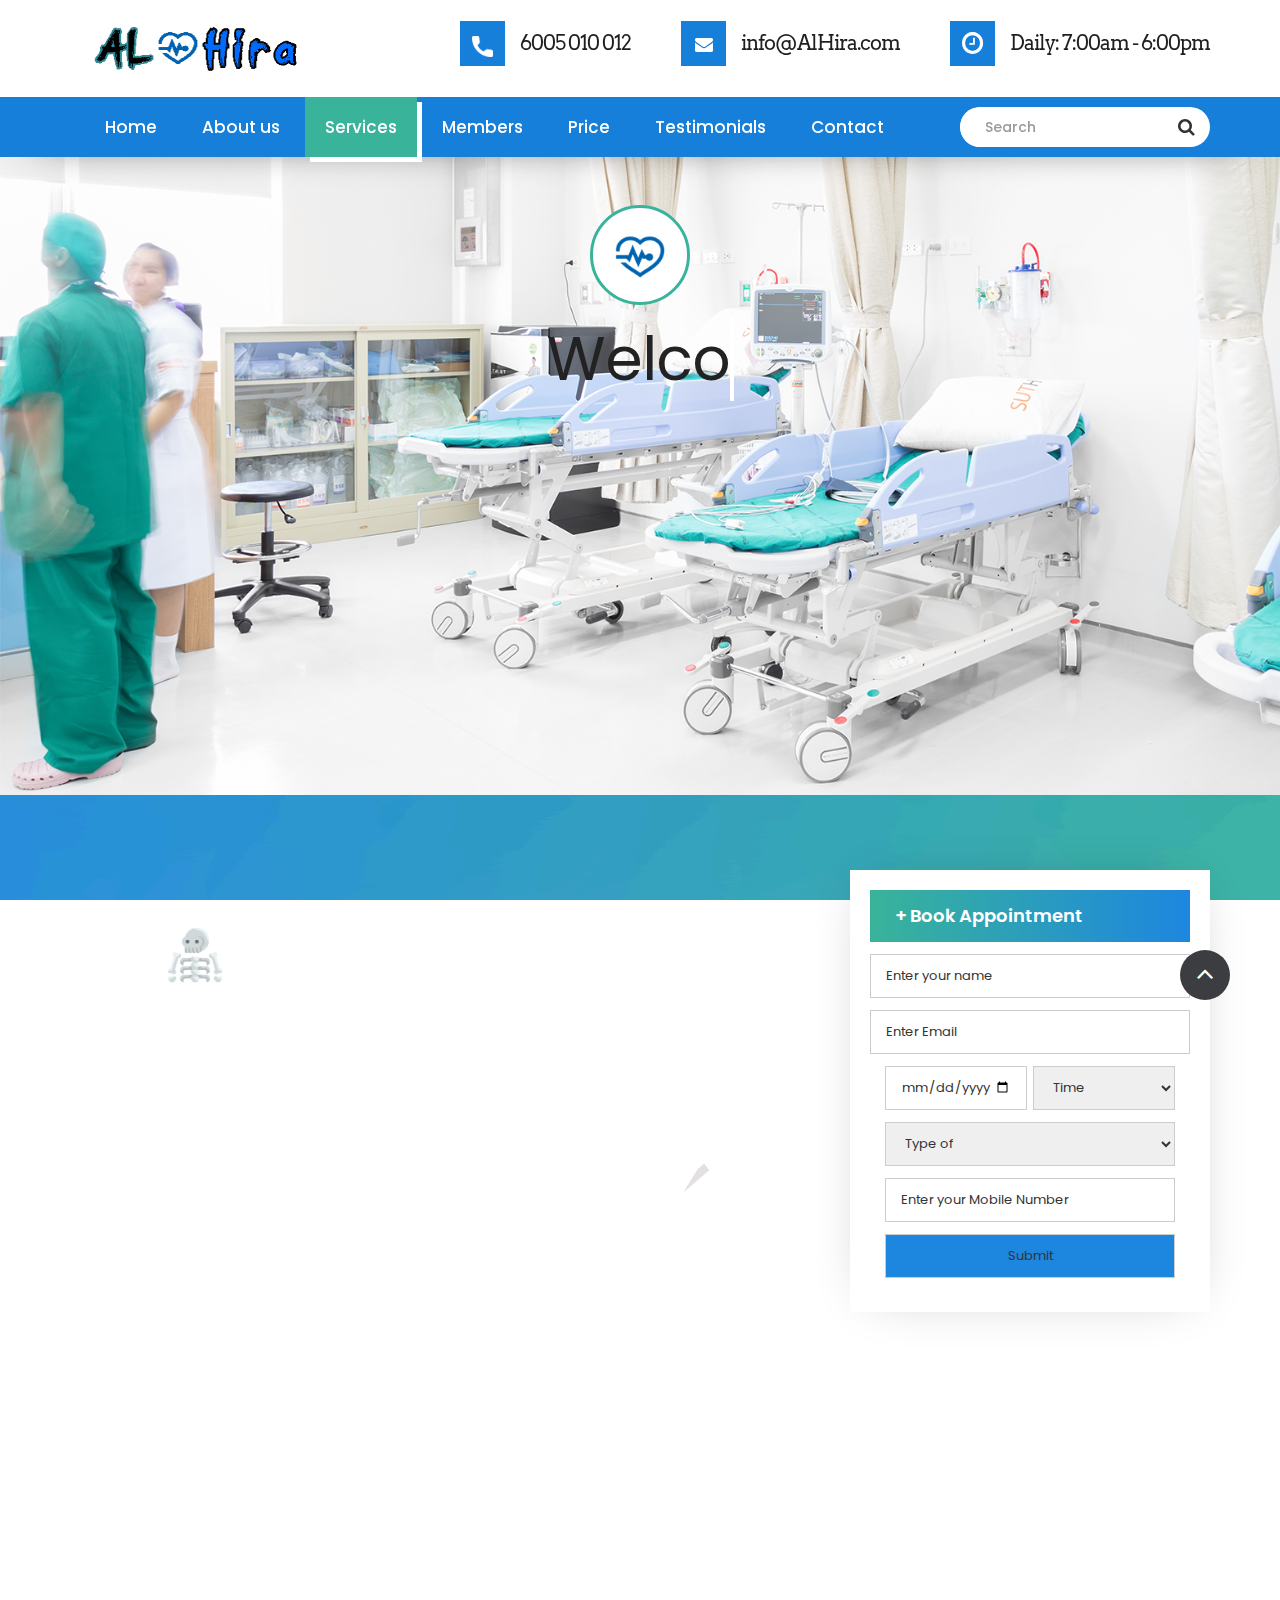
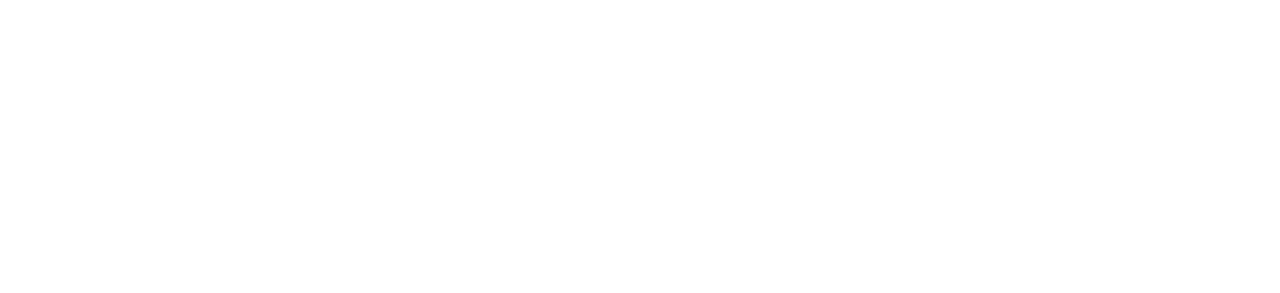
<file: index3.html>
<!DOCTYPE html>
<html lang="en">
<!-- Basic -->
<meta charset="utf-8">
<meta http-equiv="X-UA-Compatible" content="IE=edge">
<!-- Mobile Metas -->
<meta name="viewport" content="width=device-width, initial-scale=1">
<meta name="viewport" content="initial-scale=1, maximum-scale=1">
<!-- Site Metas -->
    <script async src="https://pagead2.googlesyndication.com/pagead/js/adsbygoogle.js?client=ca-pub-5395882530016742"
     crossorigin="anonymous"></script>
<title>Al Hira: Send an Email</title>
<!-- Site Icons -->
<link rel="shortcut icon" href="favicon.ico" />
<!-- type="image/x-icon" -->
<link rel="apple-touch-icon" href="favicon.ico">
<!-- Bootstrap CSS -->
<link rel="stylesheet" href="css/bootstrap.min.css">
<!-- Site CSS -->
<link rel="stylesheet" href="style.css">
<!-- Colors CSS -->
<link rel="stylesheet" href="css/colors.css">
<!-- ALL VERSION CSS -->
<link rel="stylesheet" href="css/versions.css">
<!-- Responsive CSS -->
<link rel="stylesheet" href="css/responsive.css">
<!-- Custom CSS -->
<link rel="stylesheet" href="css/custom.css">
<!-- Modernizer for Portfolio -->
<script src="js/modernizer.js"></script>
<!-- [if lt IE 9] -->
<link rel="stylesheet" href="css/clock.css">
<!-- clock-css -->
</head>

<body class="clinic_version">
    <!-- LOADER -->
    <div id="preloader">
        <img class="preloader" src="images/loaders/heart-loading2.gif" alt="">
    </div>
    <!-- END LOADER -->
    <header>
        <div class="header-top wow fadeIn">
            <div class="container">
                <a class="navbar-brand" href="index.html"><img src="images/logo1.png" alt="image" style=" padding: 0px;"></a>
                <div class="right-header">
                    <div class="header-info">
                        <div class="info-inner">
                            <span class="icontop"><img src="images/phone-icon.png" alt="#"></span>
                            <span class="iconcont"><a href="tel:6005010012">6005 010 012</a></span>
                        </div>
                        <div class="info-inner">
                            <span class="icontop"><i class="fa fa-envelope" aria-hidden="true"></i></span>
                            <span class="iconcont"><a data-scroll href="mailto:alhira2481@gmail.com">info@AlHira.com</a></span>
                        </div>
                        <div class="info-inner">
                            <span class="icontop"><i class="fa fa-clock-o" aria-hidden="true"></i></span>
                            <span class="iconcont"><a data-scroll href="#">Daily: 7:00am - 6:00pm</a></span>
                        </div>
                    </div>
                </div>
            </div>
        </div>
        <div class="header-bottom wow fadeIn">
            <div class="container">
                <nav class="main-menu">
                    <div class="navbar-header">
                        <button type="button" class="navbar-toggle collapsed" data-toggle="collapse" data-target="#navbar" aria-expanded="false" aria-controls="navbar"><i class="fa fa-bars" aria-hidden="true"></i></button>
                    </div>

                    <div id="navbar" class="navbar-collapse collapse">
                        <ul class="nav navbar-nav">
                            <li><a data-scroll href="index.html">Home</a></li>
                            <li><a data-scroll href="index.html#about">About us</a></li>
                            <li><a class="active"  href="index.html#service">Services</a></li>
                            <li><a data-scroll href="index.html#doctors">Members</a></li>
                            <li><a data-scroll href="index.html#price">Price</a></li>
                            <li><a data-scroll href="index.html#testimonials">Testimonials</a></li>
                            <li><a data-scroll href="index.html#getintouch">Contact</a></li>
                        </ul>
                    </div>
                </nav>
                <div class="serch-bar">
                    <div id="custom-search-input">
                        <div class="input-group col-md-12">
                            <input type="text" class="form-control input-lg" placeholder="Search" />
                            <span class="input-group-btn">
                                <button class="btn btn-info btn-lg" type="button">
                                    <i class="fa fa-search" aria-hidden="true"></i>
                                </button>
                            </span>
                        </div>
                    </div>
                </div>
            </div>
        </div>
    </header>
    <div id="home" class="parallax first-section wow fadeIn" data-stellar-background-ratio="0.4" style="background-image:url('images/slider-bg.png');">
        <div class="container">
            <div class="row">
                <div class="col-md-12 col-sm-12">
                    <div class="text-contant">
                        <h2>
                            <span class="center"><span class="icon"><img src="images/icon-logo.png" alt="#" /></span></span>
                            <a href="" class="typewrite" data-period="2000" data-type='[ "Welcome to Al Hira", "We Care About Your Health", "We are Experts!" ]'>
                                <span class="wrap"></span>
                            </a>
                        </h2>
                    </div>
                </div>
            </div>
            <!-- end row -->
        </div>
        <!-- end container -->
    </div>
    <!-- end section -->
    <div id="service" class="services wow fadeIn">
        <div class="container">
            <div class="row">
                <div class="col-lg-8 col-md-8 col-sm-6 col-xs-12">
                    <div class="inner-services">
                        <div class="col-lg-4 col-md-6 col-sm-6 col-xs-12">
                            <div class="serv">
                                <span class="icon-service"><img src="images/service-icon7.png" alt="#" /></span>
                                <h4>PREMIUM FACILITIES</h4>
                                <p>For X-Ray Examination</p>
                            </div>
                        </div>
                        <div class="col-lg-4 col-md-6 col-sm-6 col-xs-12">
                            <div class="serv">
                                <span class="icon-service"><img src="images/service-icon2.png" alt="#" /></span>
                                <h4>ECG EXAMINATION</h4>
                                <p>We also offer ECG Examination</p>
                            </div>
                        </div>
                        <div class="col-lg-4 col-md-6 col-sm-6 col-xs-12">
                            <div class="serv">
                                <span class="icon-service"><img src="images/service-icon3.png" alt="#" /></span>
                                <h4>DETAILED SPECIALIST</h4>
                                <p>The Technicians here explains you about your Examination Reports
                                </p>
                            </div>
                        </div>
                         <div class="col-lg-4 col-md-6 col-sm-6 col-xs-12">
                            <div class="serv">
                                <span class="icon-service"><img src="images/service-icon4.png" alt="#" /></span>
                                <h4>CHILDREN CARE CENTER</h4>
                                <p>In this Center children's are Examined with absolute care </p>
                            </div> 
                    </div>
                    <div class="col-lg-4 col-md-6 col-sm-6 col-xs-12">
                        <div class="serv">
                            <span class="icon-service"><img src="images/service-icon5.png" alt="#" /></span>
                            <h4>FINE INFRASTRUCTURE</h4>
                            <p>We offer Highly Modified X-Ray And ECG Printed Sheets According to your Examination Reports.</p>
                        </div>
                    </div>
                    <div class="col-lg-4 col-md-6 col-sm-6 col-xs-12">
                        <div class="serv">
                            <span class="icon-service"><img src="images/service-icon6.png" alt="#" /></span>
                            <h4>Testing Without Drawing Blood </h4>
                            <p>In this Center Blood form the patient is not used for any Examination</p>
                        </div>
                    </div>
                </div>
            </div>
            
                <div class="col-lg-4 col-md-4 col-sm-6 col-xs-12">
                    <div class="appointment-form">
                        <h3><span>+</span> Book Appointment</h3>
                        <div class="form">

                             <form id="fs-frm" name="survey-form" accept-charset="utf-8" action="https://formspree.io/f/xrgrwgbd" method="post">
                                <fieldset id="fs-frm-inputs">
                                    <div class="col-lg-12 col-md-12 col-sm-12 col-xs-12">
                                        <div class="row">
                                            <div class="form-group">
                                                <input type="text" name="name" id="full-name" placeholder="Enter your name" required="">
                                            </div>
                                        </div>
                                    </div>
                                    <div class="col-lg-12 col-md-12 col-sm-12 col-xs-12">
                                        <div class="row">
                                            <div class="form-group">
                                                <input type="email" name="_replyto" id="email-address" placeholder="Enter Email" required="">
                                            </div>
                                        </div>
                                        <fieldset id="fs-frm-selects">
                                            <div class="col-lg-12 col-md-12 col-sm-12 col-xs-12 select-section">
                                                <div class="row">
                                                    <div class="form-group">

                                                        <input type="date" placeholder="Date">

                                                    </div>
                                                    <div class="form-group">
                                                        <select name="time" id="timely" required="">
                                                            <option value="Choose" selected="" disabled="">Time</option>
                                                            <option value="AM">AM</option>
                                                            <option value="PM">PM</option>
                                                            <option value="Any_Time">Any-Time</option>
                                                           
                                                          </select>
                                                    </div>
                                                </div>
                                            </div>
                                            <div class="col-lg-12 col-md-12 col-sm-12 col-xs-12">
                                                <div class="row">

                                                    <div class="form-group">
                                                        <select name="Type-of" id="timely" required="">
                                                            <option value="Choose" selected="" disabled="">Type of</option>
                                                            <option value="X-Ray">X-Ray</option>
                                                            <option VALUE="ECG">ECG</option>
                                                            <option value="Both X-Ray and ECG">Both X-Ray and ECG</option>
                                                           
                                                          </select>


                                                    </div>
                                                </div>

                                            </div>
                                        </fieldset>
                                        <div class="col-lg-12 col-md-12 col-sm-12 col-xs-12">
                                            <div class="row">
                                                <div class="form-group">
                                                    <input type="telephone" name="telephone" id="telephone" required="" placeholder="Enter your Mobile Number" id="number" />
                                                </div>
                                            </div>
                                        </div>
                                        <!-- <input type="hidden" name="_subject" id="email-subject" value="Survey Responses"> -->


                                        <div class="col-lg-12 col-md-12 col-sm-12 col-xs-12">
                                            <div class="row">
                                                <div class="form-group">
                                                    <div class="center">
                                                       <input type="submit" value="Submit" style="background:#1d86df;"> 

                                                        <div id="app"></div>
                                                    </div>
                                                </div>
                                            </div>
                                        </div>
                                </fieldset>
                            </form>

                        </div>
                    </div>
                </div>
            
        </div>
    </div>
    </div>



    <footer id="footer" class="footer-area wow fadeIn">
        <div class="container">
            <div class="row">
                <div class="col-md-4">
                    <div class="logo padding">
                        <a href=""><img src="images/logo1.png" alt=""></a>
                        <p>We Care About Your Health</p>
                    </div>
                </div>
                <div class="col-md-4">
                    <div class="footer-info padding">
                        <h3>CONTACT US</h3>
                        <p><i class="fa fa-map-marker" aria-hidden="true"></i> PO Box 191131 Wakura Ganderbal</p>
                        <p><i class="fa fa-paper-plane" aria-hidden="true"></i>alhira2481@gmail.com</p>
                        <p><i class="fa fa-phone" aria-hidden="true"></i> 6005010012</p>
                    </div>
                </div>

            </div>
        </div>
        </div>
        </div>
    </footer>
    <div class="copyright-area wow fadeIn">
        <div class="container">
            <div class="row">
                <div class="col-md-8">
                    <div class="footer-text">
                        <p>Website Designer: Danish Shafiq
                        <p>
                    </div>
                </div>
                <div class="col-md-4">
                    <div class="social">
                        <ul class="social-links">

                            <li><a href="https://www.facebook.com/danishshafiq.rather"><i class="fa fa-facebook"></i></a></li>

                            <li><a href="#"><i class="fa fa-google-plus"></i></a></li>

                        </ul>
                    </div>
                </div>
            </div>
        </div>
    </div>
    <!-- end copyrights -->

    <script src="http://code.jquery.com/jquery-3.3.1.min.js"></script>
    <script type="text/javascript">
        function sendEmail() {
            const FULL_DASH_ARRAY = 283;
            const WARNING_THRESHOLD = 12;
            const ALERT_THRESHOLD = 7;

            const COLOR_CODES = {
                info: {
                    color: "green"
                },
                warning: {
                    color: "orange",
                    threshold: WARNING_THRESHOLD
                },
                alert: {
                    color: "red",
                    threshold: ALERT_THRESHOLD
                }
            };

            const TIME_LIMIT = 20;
            let timePassed = 0;
            let timeLeft = TIME_LIMIT;
            let timerInterval = null;
            let remainingPathColor = COLOR_CODES.info.color;

            document.getElementById("app").innerHTML = `
<div class="base-timer">
  <svg class="base-timer__svg" viewBox="0 0 100 100" xmlns="http://www.w3.org/2000/svg">
    <g class="base-timer__circle">
      <circle class="base-timer__path-elapsed" cx="50" cy="50" r="45"></circle>
      <path
        id="base-timer-path-remaining"
        stroke-dasharray="283"
        class="base-timer__path-remaining ${remainingPathColor}"
        d="
          M 50, 50
          m -45, 0
          a 45,45 0 1,0 90,0
          a 45,45 0 1,0 -90,0
        "
      ></path>
    </g>
  </svg>
  <span id="base-timer-label" class="base-timer__label">${formatTime(
    timeLeft
  )}</span>
</div>
`;

            startTimer();

            function onTimesUp() {
                clearInterval(timerInterval);
            }

            function startTimer() {
                timerInterval = setInterval(() => {
                    timePassed = timePassed += 1;
                    timeLeft = TIME_LIMIT - timePassed;
                    document.getElementById("base-timer-label").innerHTML = formatTime(
                        timeLeft
                    );
                    setCircleDasharray();
                    setRemainingPathColor(timeLeft);

                    if (timeLeft === 0) {
                        onTimesUp();
                       
                    }
                }, 1000);
            }

            function formatTime(time) {
                const minutes = Math.floor(time / 60);
                let seconds = time % 60;

                if (seconds < 5) {
                    seconds = `0${seconds}`;
                }

                return `${minutes}:${seconds}`;
            }

            function setRemainingPathColor(timeLeft) {
                const {
                    alert,
                    warning,
                    info
                } = COLOR_CODES;
                if (timeLeft <= alert.threshold) {
                    document
                        .getElementById("base-timer-path-remaining")
                        .classList.remove(warning.color);
                    document
                        .getElementById("base-timer-path-remaining")
                        .classList.add(alert.color);
                } else if (timeLeft <= warning.threshold) {
                    document
                        .getElementById("base-timer-path-remaining")
                        .classList.remove(info.color);
                    document
                        .getElementById("base-timer-path-remaining")
                        .classList.add(warning.color);
                }
            }

            function calculateTimeFraction() {
                const rawTimeFraction = timeLeft / TIME_LIMIT;
                return rawTimeFraction - (1 / TIME_LIMIT) * (1 - rawTimeFraction);
            }

            function setCircleDasharray() {
                const circleDasharray = `${(
    calculateTimeFraction() * FULL_DASH_ARRAY
  ).toFixed(0)} 283`;
                document
                    .getElementById("base-timer-path-remaining")
                 var form = document.getElementById("my-form");
                    .setAttribute("stroke-dasharray", circleDasharray);
            }
            var name = $("#name");
            var email = $("#email");
            var type = $("#typeof");
            var time = $("#time");
            var date = $("#date");
            var number = $("#number");

            if (isNotEmpty(name) && isNotEmpty(email) && isNotEmpty(type) && isNotEmpty(time) && isNotEmpty(date) && isNotEmpty(number)) {
                $.ajax({
                   
                     method: form.method,
                    
                     body: data,
                     headers: {
            'Accept': 'application/json'
        }
                    
                    
                });
            .then(response => {
        alert("Message Sent Successfully.");
        form.reset()
            }
                    });.catch(error => {
                  alert("Oops! There was a problem submitting your form");
        
      });
        }

        function isNotEmpty(caller) {
            if (caller.val() == "") {
                caller.css('border', '1px solid red');
                return false;
            } else
                caller.css('border', '');

            return true;
        }
            form.addEventListener("submit", handleSubmit)
    </script>

    <a href="#home" data-scroll class="dmtop global-radius"><i class="fa fa-angle-up"></i></a>
    <!-- all js files -->
    <script src="js/all.js"></script>
    <!-- all plugins -->
    <script src="js/custom.js"></script>


</body>

</html>
</file>
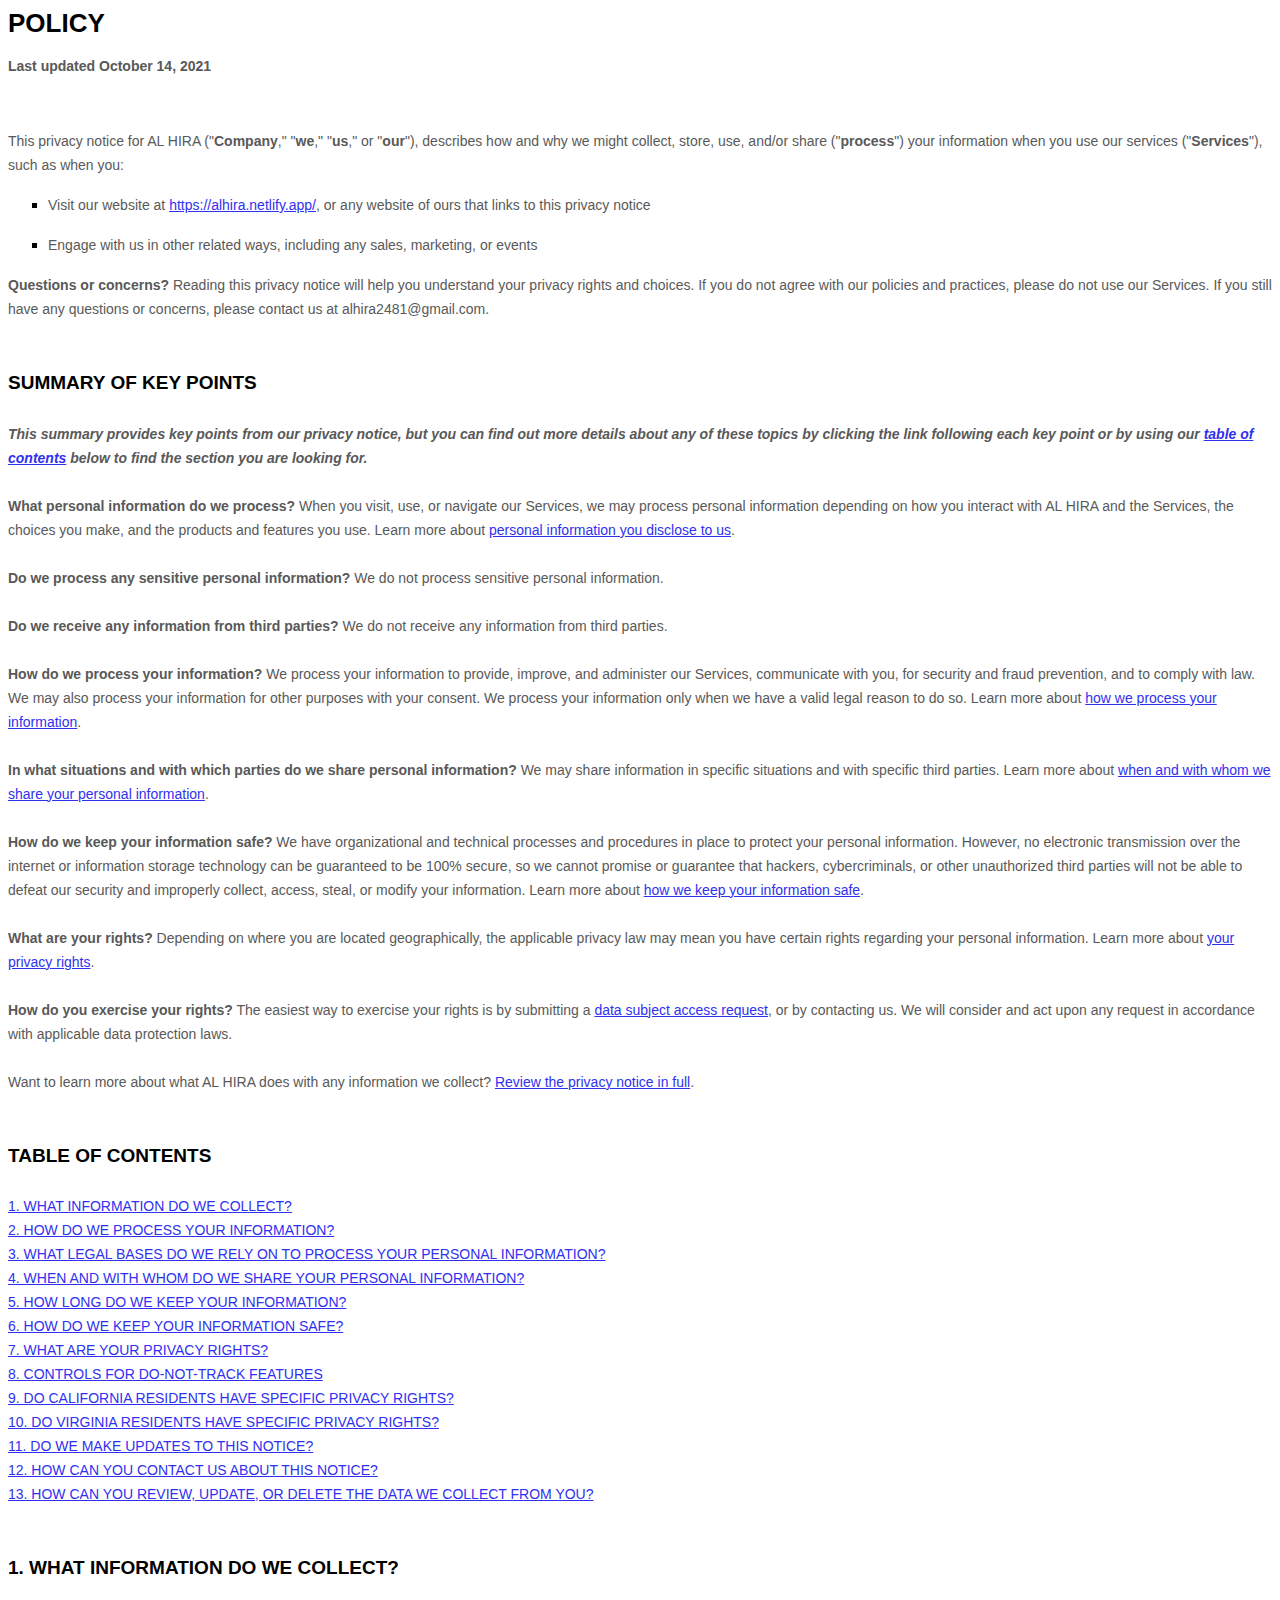
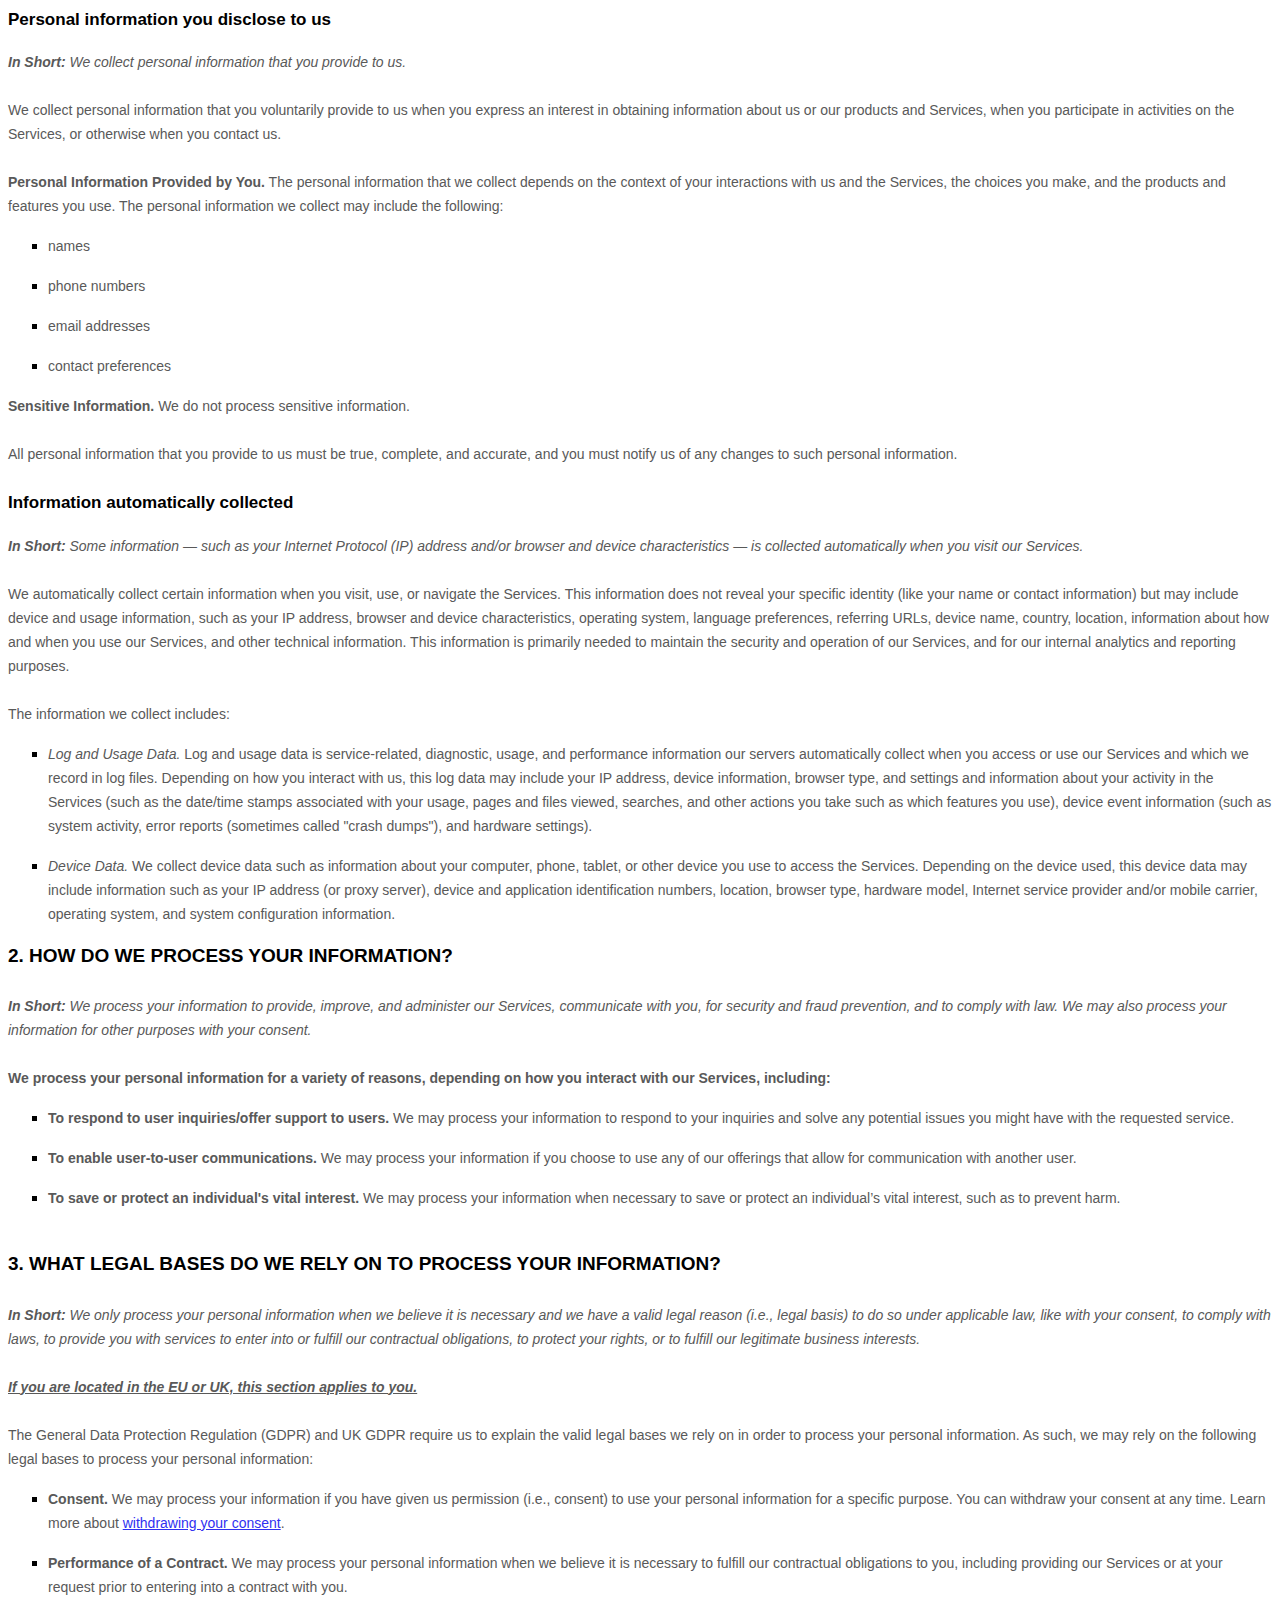
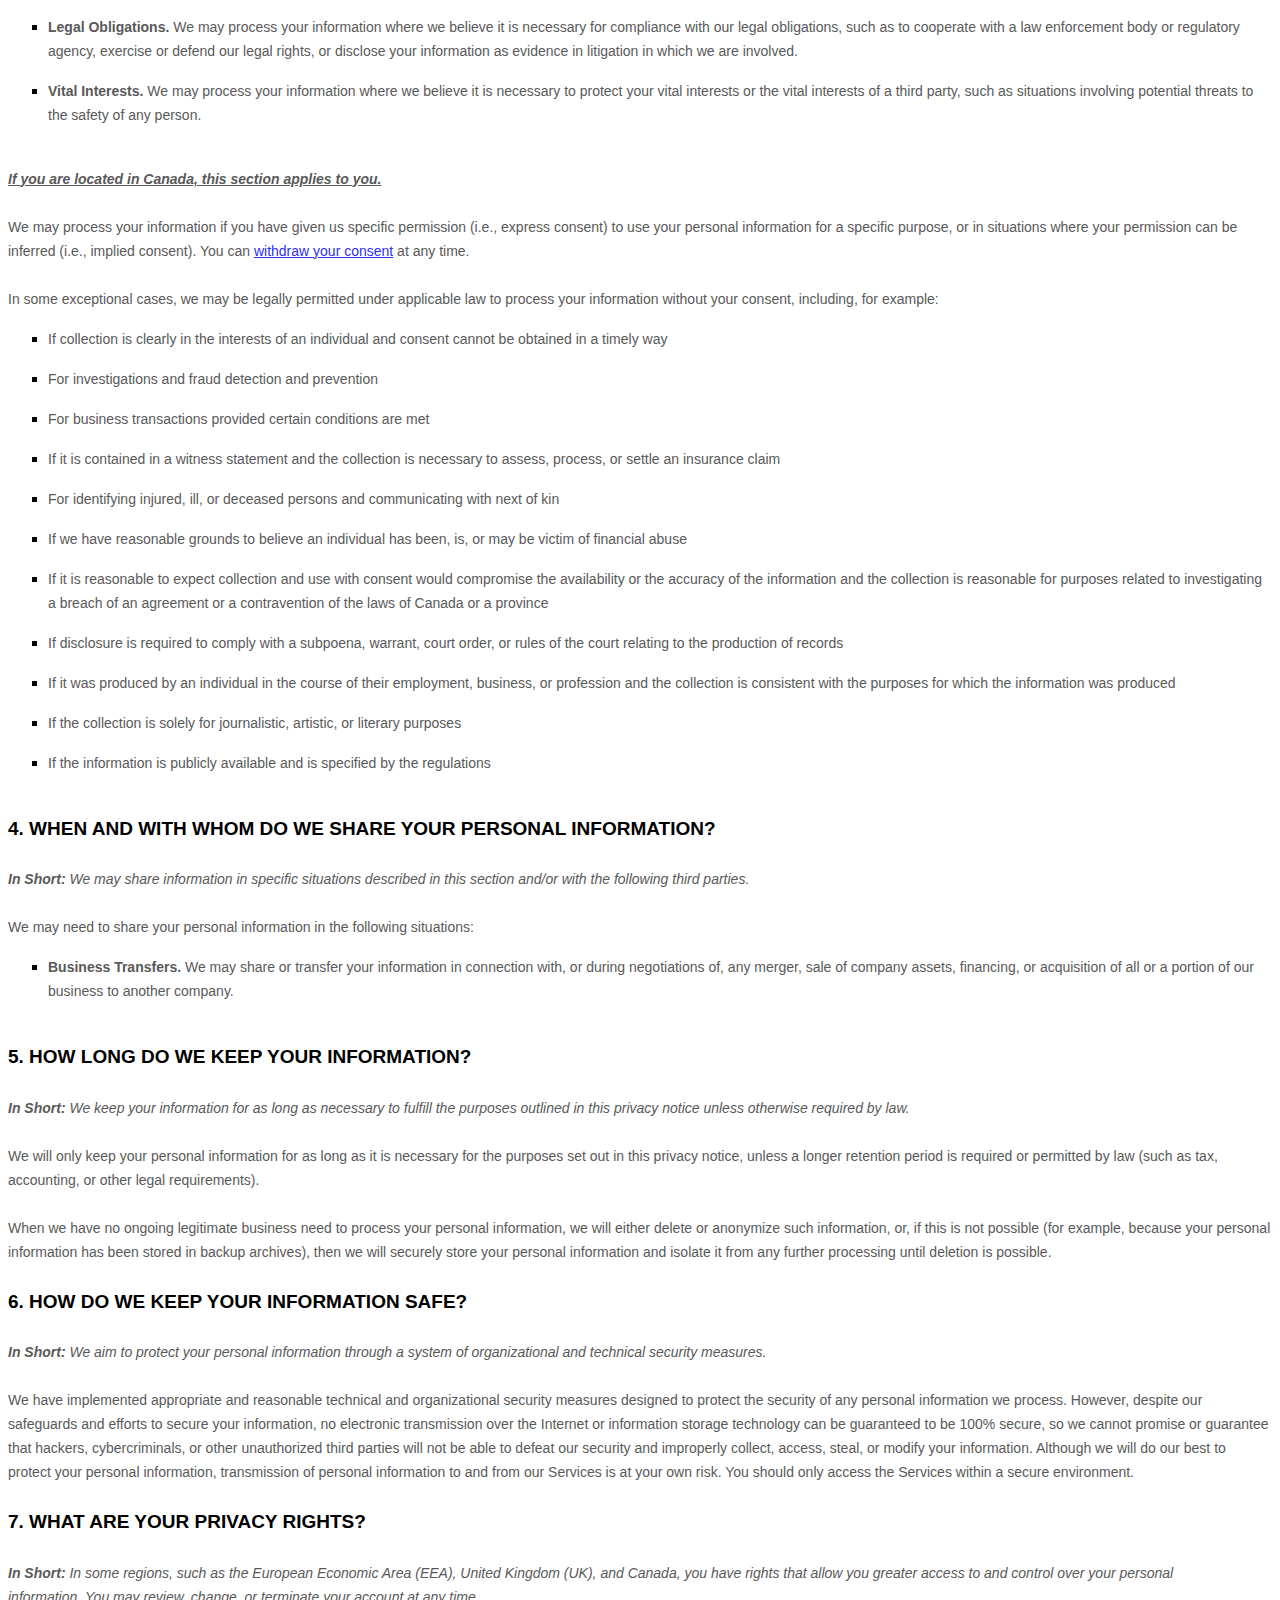
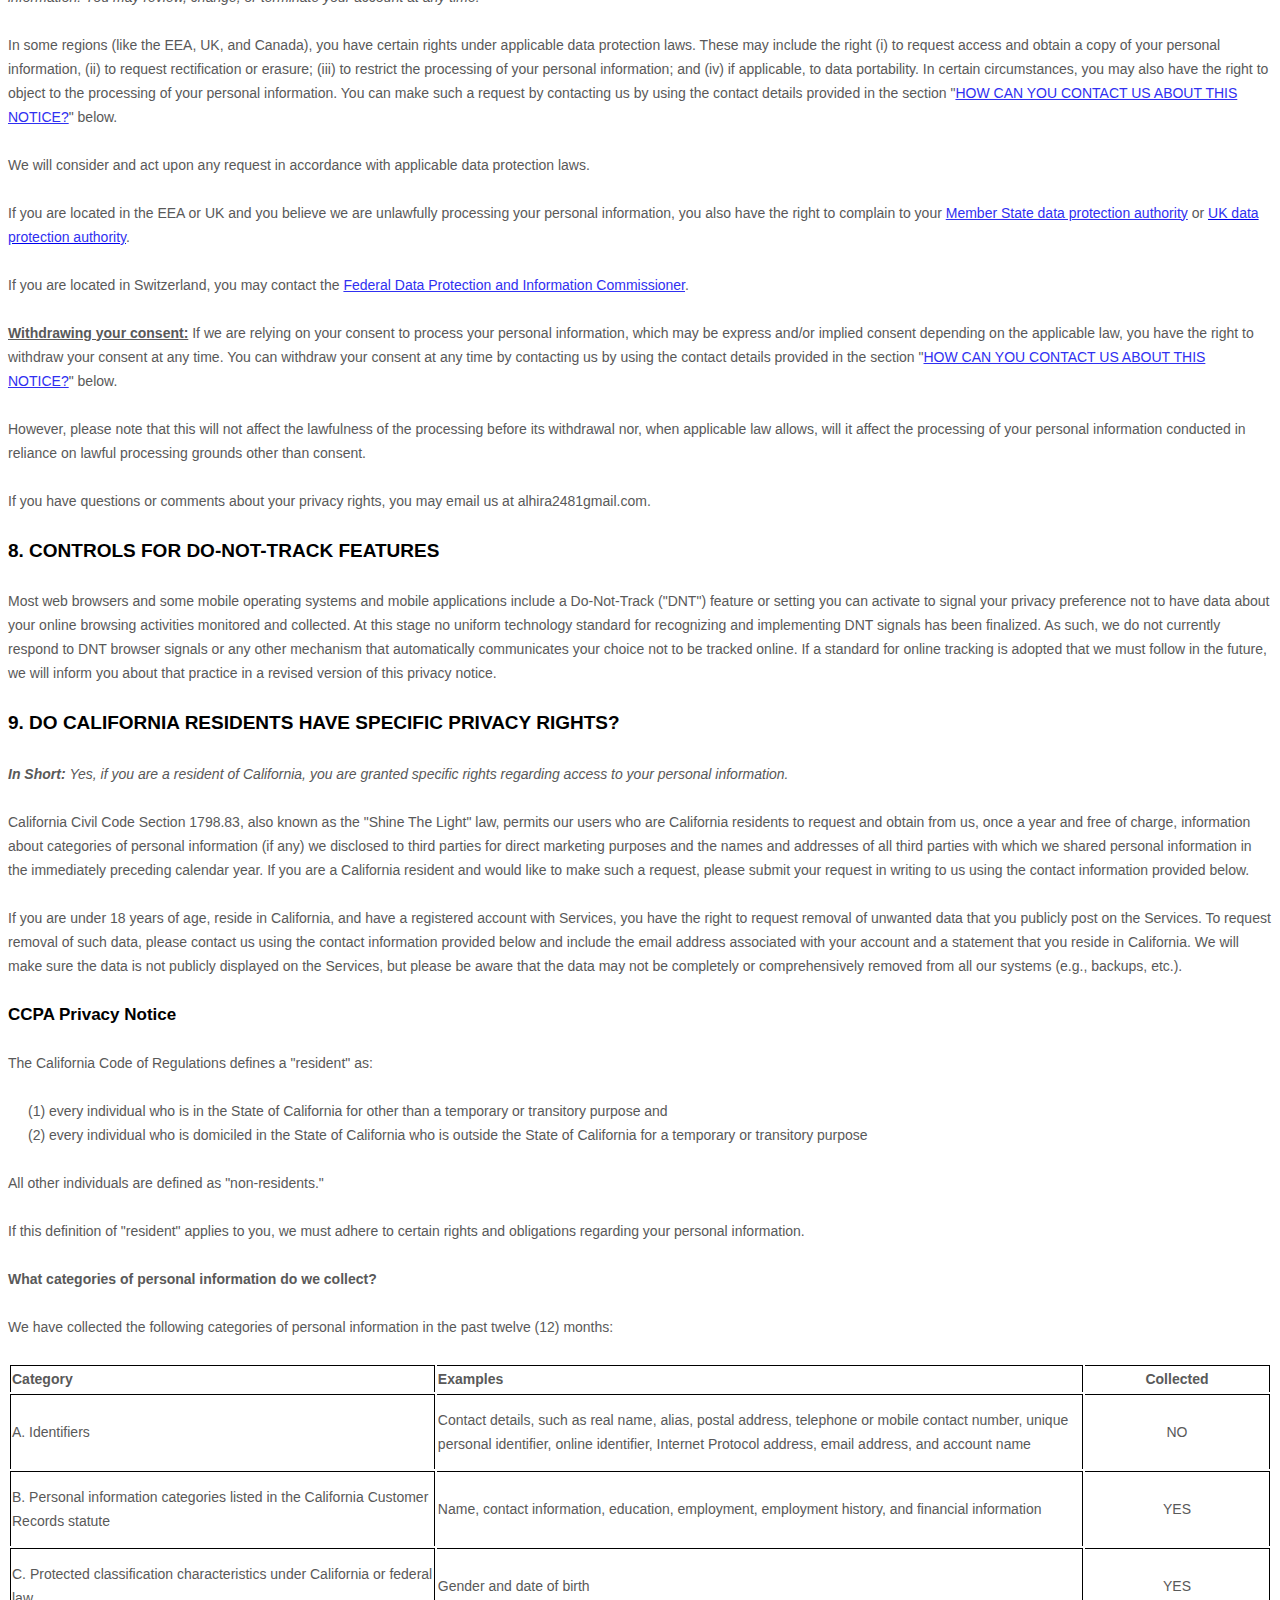
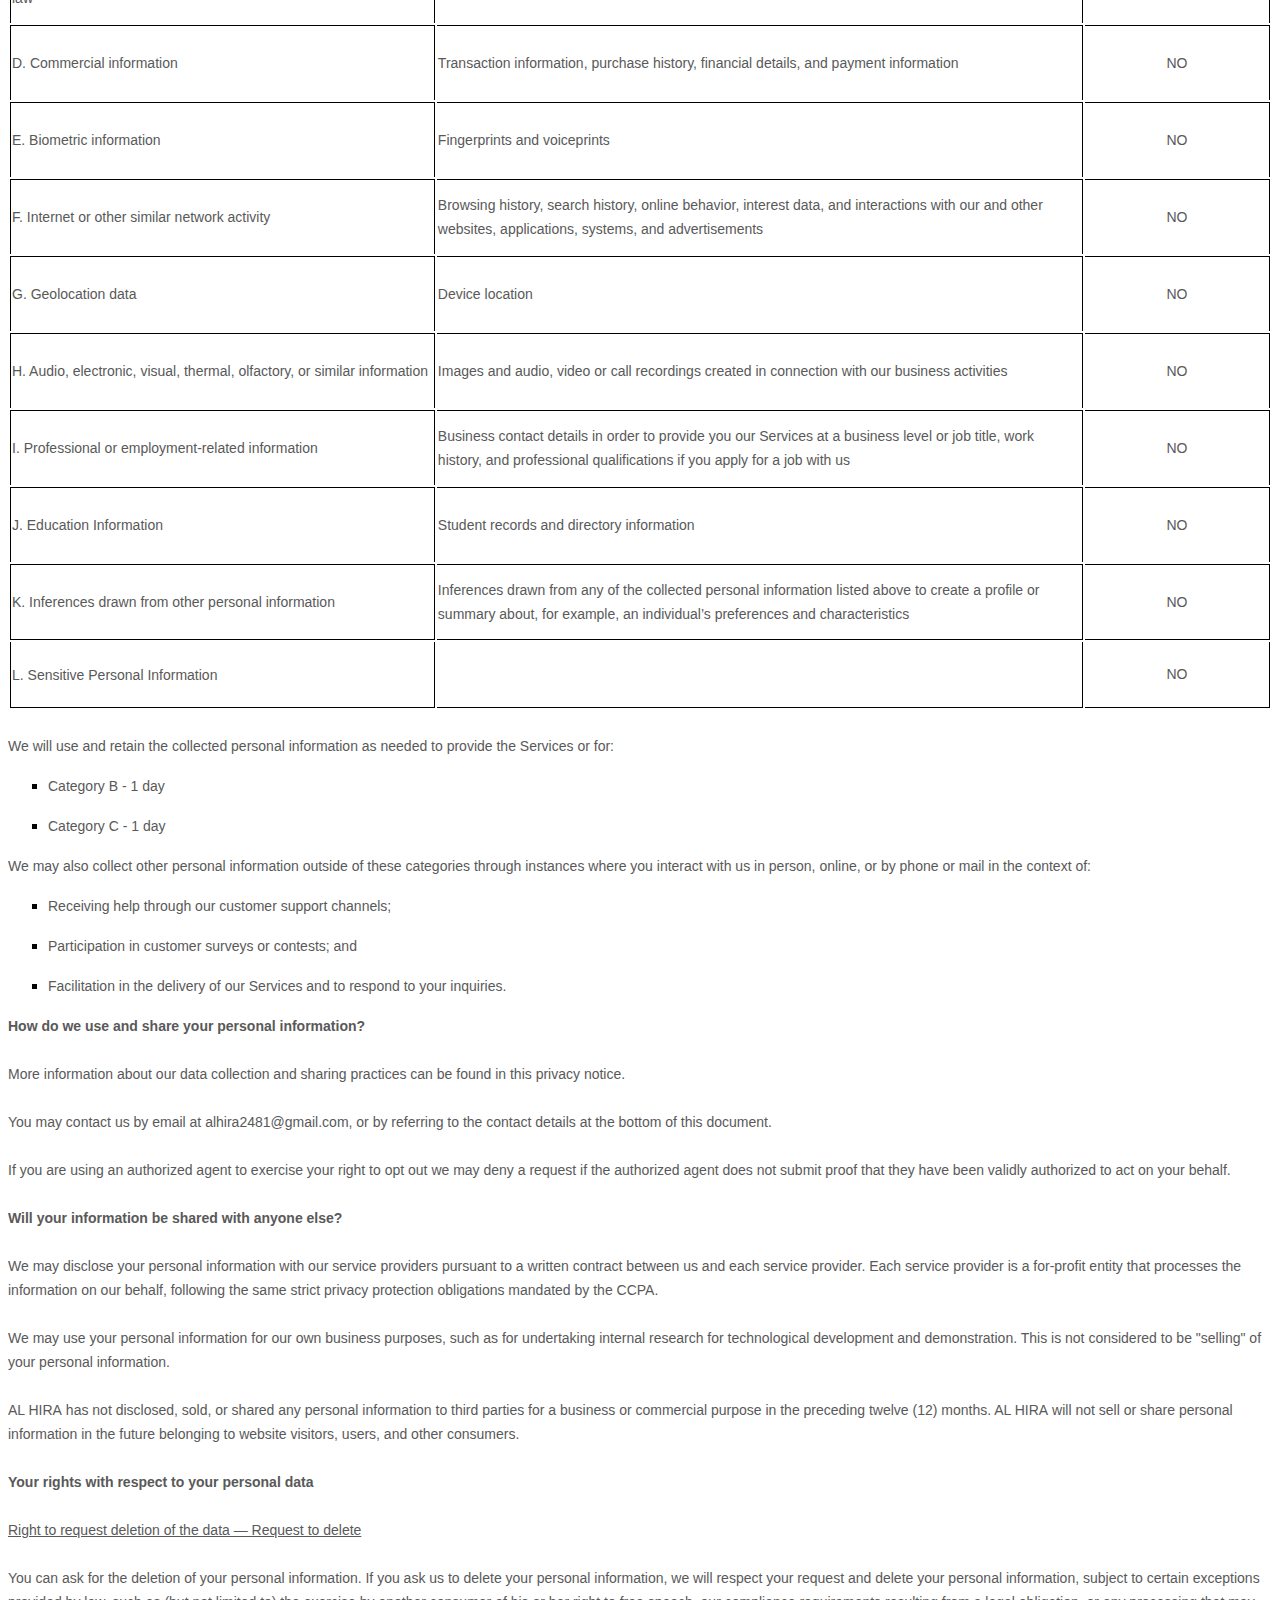
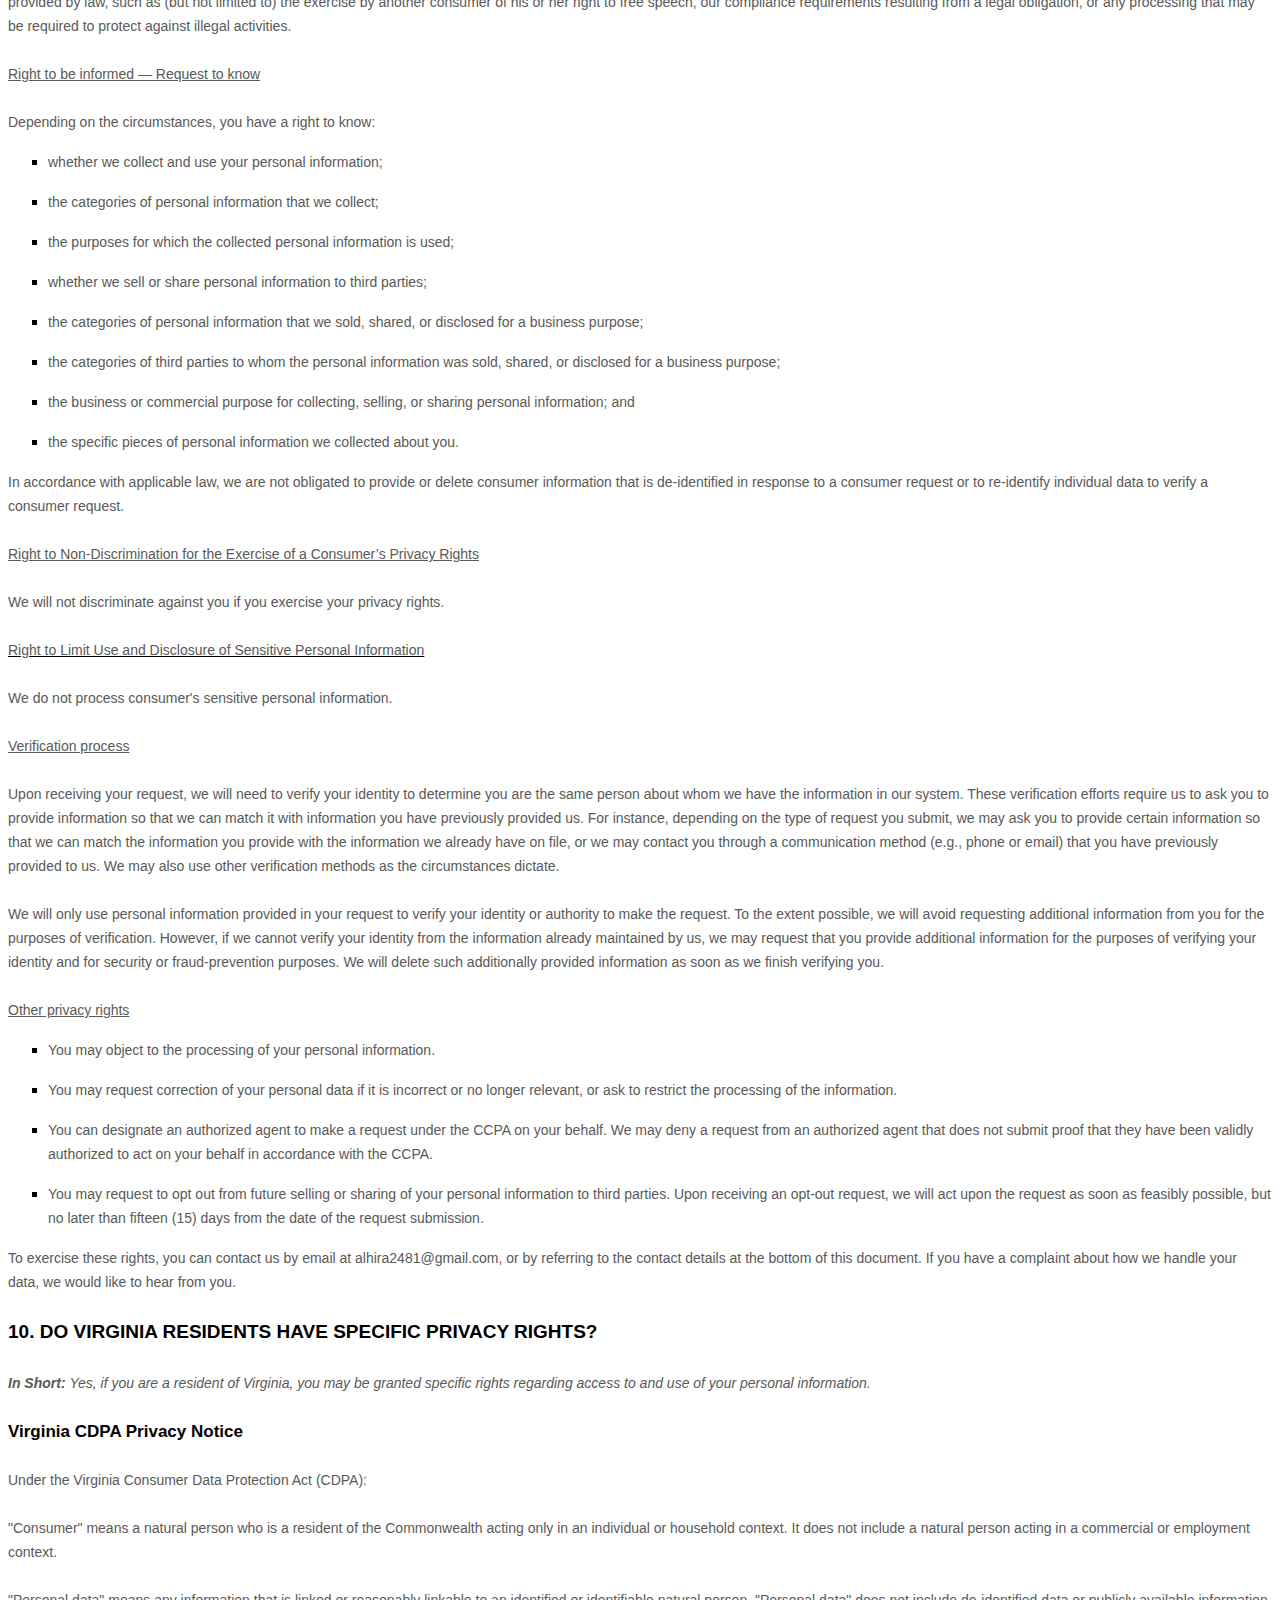
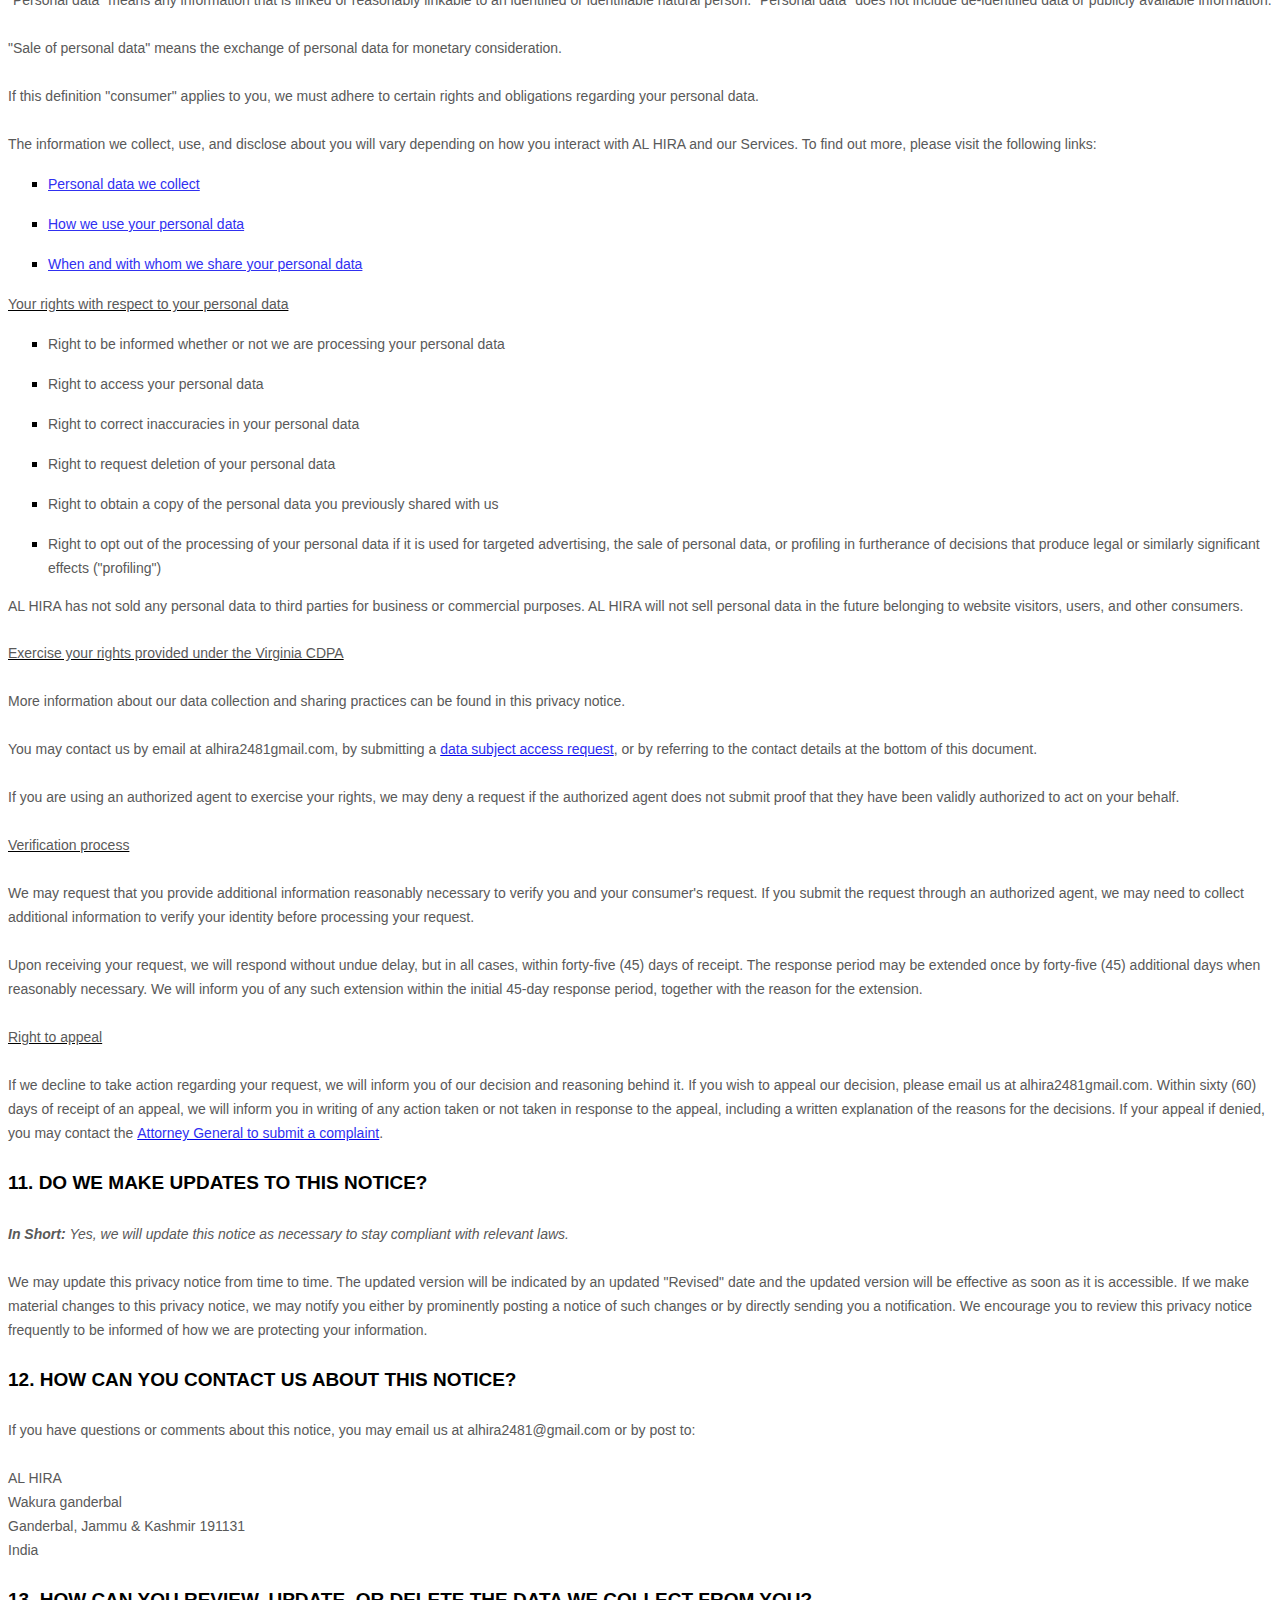
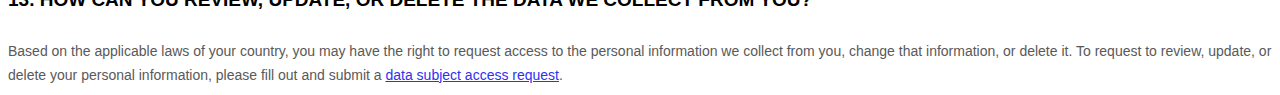
<file: privacy.html>
<!DOCTYPE html>
<html lang="en">
<head>
    <meta charset="UTF-8">
    <meta http-equiv="X-UA-Compatible" content="IE=edge">
    <meta name="viewport" content="width=device-width, initial-scale=1.0">
    <title>Privacy policy</title>
    <script async src="https://pagead2.googlesyndication.com/pagead/js/adsbygoogle.js?client=ca-pub-5395882530016742"
     crossorigin="anonymous"></script>
</head>
<body>
    <style>
        [data-custom-class='body'], [data-custom-class='body'] * {
                background: transparent !important;
              }
      [data-custom-class='title'], [data-custom-class='title'] * {
                font-family: Arial !important;
      font-size: 26px !important;
      color: #000000 !important;
              }
      [data-custom-class='subtitle'], [data-custom-class='subtitle'] * {
                font-family: Arial !important;
      color: #595959 !important;
      font-size: 14px !important;
              }
      [data-custom-class='heading_1'], [data-custom-class='heading_1'] * {
                font-family: Arial !important;
      font-size: 19px !important;
      color: #000000 !important;
              }
      [data-custom-class='heading_2'], [data-custom-class='heading_2'] * {
                font-family: Arial !important;
      font-size: 17px !important;
      color: #000000 !important;
              }
      [data-custom-class='body_text'], [data-custom-class='body_text'] * {
                color: #595959 !important;
      font-size: 14px !important;
      font-family: Arial !important;
              }
      [data-custom-class='link'], [data-custom-class='link'] * {
                color: #3030F1 !important;
      font-size: 14px !important;
      font-family: Arial !important;
      word-break: break-word !important;
              }
      </style>
      
            <div data-custom-class="body">
            <div><strong><span style="font-size: 26px;"><span data-custom-class="title"><bdt class="block-component"></bdt><bdt class="question"> POLICY</bdt><bdt class="statement-end-if-in-editor"></bdt></span></span></strong></div><div><br></div><div><span style="color: rgb(127, 127, 127);"><strong><span style="font-size: 15px;"><span data-custom-class="subtitle">Last updated <bdt class="question">October 14, 2021</bdt></span></span></strong></span></div><div><br></div><div><br></div><div><br></div><div style="line-height: 1.5;"><span style="color: rgb(127, 127, 127);"><span style="color: rgb(89, 89, 89); font-size: 15px;"><span data-custom-class="body_text">This privacy notice for <bdt class="question"> AL HIRA<bdt class="block-component"></bdt></bdt> (<bdt class="block-component"></bdt>"<bdt class="block-component"></bdt><strong>Company</strong><bdt class="statement-end-if-in-editor"></bdt>," "<strong>we</strong>," "<strong>us</strong>," or "<strong>our</strong>"<bdt class="statement-end-if-in-editor"></bdt></span><span data-custom-class="body_text">), describes how and why we might collect, store, use, and/or share (<bdt class="block-component"></bdt>"<strong>process</strong>"<bdt class="statement-end-if-in-editor"></bdt>) your information when you use our services (<bdt class="block-component"></bdt>"<strong>Services</strong>"<bdt class="statement-end-if-in-editor"></bdt>), such as when you:</span></span></span><span style="font-size: 15px;"><span style="color: rgb(127, 127, 127);"><span data-custom-class="body_text"><span style="color: rgb(89, 89, 89);"><span data-custom-class="body_text"><bdt class="block-component"></bdt></span></span></span></span></span></div><ul><li style="line-height: 1.5;"><span style="font-size: 15px; color: rgb(89, 89, 89);"><span style="font-size: 15px; color: rgb(89, 89, 89);"><span data-custom-class="body_text">Visit our website<bdt class="block-component"></bdt> at <bdt class="question"><a href="https://alhira.netlify.app/" target="_blank" data-custom-class="link">https://alhira.netlify.app/</a></bdt><span style="font-size: 15px;"><span style="color: rgb(89, 89, 89);"><span data-custom-class="body_text"><span style="font-size: 15px;"><span style="color: rgb(89, 89, 89);"><bdt class="statement-end-if-in-editor">, or any website of ours that links to this privacy notice</bdt></span></span></span></span></span></span></span></span></li></ul><div><bdt class="block-component"><span style="font-size: 15px;"><span style="font-size: 15px;"><span style="color: rgb(127, 127, 127);"><span data-custom-class="body_text"><span style="color: rgb(89, 89, 89);"><span data-custom-class="body_text"><bdt class="block-component"></bdt></bdt></span></span></span></span></span></span></span></span></li></ul><div style="line-height: 1.5;"><span style="font-size: 15px;"><span style="color: rgb(127, 127, 127);"><span data-custom-class="body_text"><span style="color: rgb(89, 89, 89);"><span data-custom-class="body_text"><bdt class="block-component"></bdt></span></span></span></span></span></div><ul><li style="line-height: 1.5;"><span style="font-size: 15px; color: rgb(89, 89, 89);"><span style="font-size: 15px; color: rgb(89, 89, 89);"><span data-custom-class="body_text">Engage with us in other related ways, including any sales, marketing, or events<span style="font-size: 15px;"><span style="color: rgb(89, 89, 89);"><span data-custom-class="body_text"><span style="font-size: 15px;"><span style="color: rgb(89, 89, 89);"><bdt class="statement-end-if-in-editor"></bdt></span></span></span></span></span></span></span></span></li></ul><div style="line-height: 1.5;"><span style="font-size: 15px;"><span style="color: rgb(127, 127, 127);"><span data-custom-class="body_text"><strong>Questions or concerns? </strong>Reading this privacy notice will help you understand your privacy rights and choices. If you do not agree with our policies and practices, please do not use our Services. If you still have any questions or concerns, please contact us at <bdt class="question">alhira2481@gmail.com</bdt>.</span></span></span></div><div style="line-height: 1.5;"><br></div><div style="line-height: 1.5;"><br></div><div style="line-height: 1.5;"><strong><span style="font-size: 15px;"><span data-custom-class="heading_1">SUMMARY OF KEY POINTS</span></span></strong></div><div style="line-height: 1.5;"><br></div><div style="line-height: 1.5;"><span style="font-size: 15px;"><span data-custom-class="body_text"><strong><em>This summary provides key points from our privacy notice, but you can find out more details about any of these topics by clicking the link following each key point or by using our </em></strong></span></span><a data-custom-class="link" href="#toc"><span style="font-size: 15px;"><span data-custom-class="body_text"><strong><em>table of contents</em></strong></span></span></a><span style="font-size: 15px;"><span data-custom-class="body_text"><strong><em> below to find the section you are looking for.</em></strong></span></span></div><div style="line-height: 1.5;"><br></div><div style="line-height: 1.5;"><span style="font-size: 15px;"><span data-custom-class="body_text"><strong>What personal information do we process?</strong> When you visit, use, or navigate our Services, we may process personal information depending on how you interact with <bdt class="block-component"></bdt><bdt class="question"> AL HIRA</bdt><bdt class="statement-end-if-in-editor"></bdt> and the Services, the choices you make, and the products and features you use. Learn more about </span></span><a data-custom-class="link" href="#personalinfo"><span style="font-size: 15px;"><span data-custom-class="body_text">personal information you disclose to us</span></span></a><span data-custom-class="body_text">.</span></div><div style="line-height: 1.5;"><br></div><div style="line-height: 1.5;"><span style="font-size: 15px;"><span data-custom-class="body_text"><strong>Do we process any sensitive personal information?</strong> <bdt class="block-component"></bdt>We do not process sensitive personal information.<bdt class="else-block"></bdt></span></span></div><div style="line-height: 1.5;"><br></div><div style="line-height: 1.5;"><span style="font-size: 15px;"><span data-custom-class="body_text"><strong>Do we receive any information from third parties?</strong> <bdt class="block-component"></bdt>We do not receive any information from third parties.<bdt class="else-block"></bdt></span></span></div><div style="line-height: 1.5;"><br></div><div style="line-height: 1.5;"><span style="font-size: 15px;"><span data-custom-class="body_text"><strong>How do we process your information?</strong> We process your information to provide, improve, and administer our Services, communicate with you, for security and fraud prevention, and to comply with law. We may also process your information for other purposes with your consent. We process your information only when we have a valid legal reason to do so. Learn more about </span></span><a data-custom-class="link" href="#infouse"><span style="font-size: 15px;"><span data-custom-class="body_text">how we process your information</span></span></a><span data-custom-class="body_text">.</span></div><div style="line-height: 1.5;"><br></div><div style="line-height: 1.5;"><span style="font-size: 15px;"><span data-custom-class="body_text"><strong>In what situations and with which <bdt class="block-component"></bdt>parties do we share personal information?</strong> We may share information in specific situations and with specific <bdt class="block-component"></bdt>third parties. Learn more about </span></span><a data-custom-class="link" href="#whoshare"><span style="font-size: 15px;"><span data-custom-class="body_text">when and with whom we share your personal information</span></span></a><span style="font-size: 15px;"><span data-custom-class="body_text">.<bdt class="block-component"></bdt></span></span></div><div style="line-height: 1.5;"><br></div><div style="line-height: 1.5;"><span style="font-size: 15px;"><span data-custom-class="body_text"><strong>How do we keep your information safe?</strong> We have <bdt class="block-component"></bdt>organizational<bdt class="statement-end-if-in-editor"></bdt> and technical processes and procedures in place to protect your personal information. However, no electronic transmission over the internet or information storage technology can be guaranteed to be 100% secure, so we cannot promise or guarantee that hackers, cybercriminals, or other <bdt class="block-component"></bdt>unauthorized<bdt class="statement-end-if-in-editor"></bdt> third parties will not be able to defeat our security and improperly collect, access, steal, or modify your information. Learn more about </span></span><a data-custom-class="link" href="#infosafe"><span style="font-size: 15px;"><span data-custom-class="body_text">how we keep your information safe</span></span></a><span data-custom-class="body_text">.</span><span style="font-size: 15px;"><span data-custom-class="body_text"><bdt class="statement-end-if-in-editor"></bdt></span></span></div><div style="line-height: 1.5;"><br></div><div style="line-height: 1.5;"><span style="font-size: 15px;"><span data-custom-class="body_text"><strong>What are your rights?</strong> Depending on where you are located geographically, the applicable privacy law may mean you have certain rights regarding your personal information. Learn more about </span></span><a data-custom-class="link" href="#privacyrights"><span style="font-size: 15px;"><span data-custom-class="body_text">your privacy rights</span></span></a><span data-custom-class="body_text">.</span></div><div style="line-height: 1.5;"><br></div><div style="line-height: 1.5;"><span style="font-size: 15px;"><span data-custom-class="body_text"><strong>How do you exercise your rights?</strong> The easiest way to exercise your rights is by <bdt class="block-component">submitting a </bdt></span></span><a data-custom-class="link" href="https://app.termly.io/notify/fb9ffa0c-a756-4f53-beca-c8210080b302" rel="noopener noreferrer" target="_blank"><span style="font-size: 15px;"><span data-custom-class="body_text">data subject access request</span></span></a><span style="font-size: 15px;"><span data-custom-class="body_text"><bdt class="block-component"></bdt>, or by contacting us. We will consider and act upon any request in accordance with applicable data protection laws.</span></span></div><div style="line-height: 1.5;"><br></div><div style="line-height: 1.5;"><span style="font-size: 15px;"><span data-custom-class="body_text">Want to learn more about what <bdt class="block-component"></bdt><bdt class="question"> AL HIRA</bdt><bdt class="statement-end-if-in-editor"></bdt> does with any information we collect? </span></span><a data-custom-class="link" href="#toc"><span style="font-size: 15px;"><span data-custom-class="body_text">Review the privacy notice in full</span></span></a><span style="font-size: 15px;"><span data-custom-class="body_text">.</span></span></div><div style="line-height: 1.5;"><br></div><div style="line-height: 1.5;"><br></div><div id="toc" style="line-height: 1.5;"><span style="font-size: 15px;"><span style="color: rgb(127, 127, 127);"><span style="color: rgb(0, 0, 0);"><strong><span data-custom-class="heading_1">TABLE OF CONTENTS</span></strong></span></span></span></div><div style="line-height: 1.5;"><br></div><div style="line-height: 1.5;"><span style="font-size: 15px;"><a data-custom-class="link" href="#infocollect"><span style="color: rgb(89, 89, 89);">1. WHAT INFORMATION DO WE COLLECT?</span></a></span></div><div style="line-height: 1.5;"><span style="font-size: 15px;"><a data-custom-class="link" href="#infouse"><span style="color: rgb(89, 89, 89);">2. HOW DO WE PROCESS YOUR INFORMATION?<bdt class="block-component"></bdt></span></a></span></div><div style="line-height: 1.5;"><span style="font-size: 15px;"><a data-custom-class="link" href="#legalbases"><span style="color: rgb(89, 89, 89);">3. <span style="font-size: 15px;"><span style="color: rgb(89, 89, 89);">WHAT LEGAL BASES DO WE RELY ON TO PROCESS YOUR PERSONAL INFORMATION?</span></span><bdt class="statement-end-if-in-editor"></bdt></span></a></span></div><div style="line-height: 1.5;"><span style="font-size: 15px;"><span style="color: rgb(89, 89, 89);"><a data-custom-class="link" href="#whoshare">4. WHEN AND WITH WHOM DO WE SHARE YOUR PERSONAL INFORMATION?</a></span><span data-custom-class="body_text"><bdt class="block-component"></bdt></span></a><span style="color: rgb(127, 127, 127);"><span style="color: rgb(89, 89, 89);"><span data-custom-class="body_text"><span style="color: rgb(89, 89, 89);"><bdt class="block-component"></bdt></span></span><span data-custom-class="body_text"><span style="color: rgb(89, 89, 89);"><span style="color: rgb(89, 89, 89);"><span style="color: rgb(89, 89, 89);"><bdt class="block-component"></bdt></span></span><bdt class="block-component"></bdt></span></span></span></span></span></div><div style="line-height: 1.5;"><span style="font-size: 15px;"><a data-custom-class="link" href="#inforetain"><span style="color: rgb(89, 89, 89);">5. HOW LONG DO WE KEEP YOUR INFORMATION?</span></a><span style="color: rgb(127, 127, 127);"><span style="color: rgb(89, 89, 89);"><span data-custom-class="body_text"><span style="color: rgb(89, 89, 89);"><span style="color: rgb(89, 89, 89);"><bdt class="block-component"></bdt></span></span></span></span></span></span></div><div style="line-height: 1.5;"><span style="font-size: 15px;"><a data-custom-class="link" href="#infosafe"><span style="color: rgb(89, 89, 89);">6. HOW DO WE KEEP YOUR INFORMATION SAFE?</span></a><span style="color: rgb(127, 127, 127);"><span style="color: rgb(89, 89, 89);"><span data-custom-class="body_text"><span style="color: rgb(89, 89, 89);"><bdt class="statement-end-if-in-editor"></bdt><bdt class="block-component"></bdt></span></span></span></span></span></div><div style="line-height: 1.5;"><span style="font-size: 15px;"><span style="color: rgb(89, 89, 89);"><a data-custom-class="link" href="#privacyrights">7. WHAT ARE YOUR PRIVACY RIGHTS?</a></span></span></div><div style="line-height: 1.5;"><span style="font-size: 15px;"><a data-custom-class="link" href="#DNT"><span style="color: rgb(89, 89, 89);">8. CONTROLS FOR DO-NOT-TRACK FEATURES</span></a></span></div><div style="line-height: 1.5;"><span style="font-size: 15px;"><a data-custom-class="link" href="#caresidents"><span style="color: rgb(89, 89, 89);">9. DO CALIFORNIA RESIDENTS HAVE SPECIFIC PRIVACY RIGHTS?</span></a></span><bdt class="block-component"><span style="font-size: 15px;"><span data-custom-class="body_text"></span></span></bdt></div><div style="line-height: 1.5;"><a data-custom-class="link" href="#virginia"><span style="font-size: 15px;">10. DO VIRGINIA RESIDENTS HAVE SPECIFIC PRIVACY RIGHTS?</span></a><span style="font-size: 15px;"><bdt class="statement-end-if-in-editor"><span data-custom-class="body_text"></span></bdt></span></div><div style="line-height: 1.5;"><span style="font-size: 15px;"><a data-custom-class="link" href="#policyupdates"><span style="color: rgb(89, 89, 89);">11. DO WE MAKE UPDATES TO THIS NOTICE?</span></a></span></div><div style="line-height: 1.5;"><a data-custom-class="link" href="#contact"><span style="color: rgb(89, 89, 89); font-size: 15px;">12. HOW CAN YOU CONTACT US ABOUT THIS NOTICE?</span></a></div><div style="line-height: 1.5;"><a data-custom-class="link" href="#request"><span style="color: rgb(89, 89, 89);">13. HOW CAN YOU REVIEW, UPDATE, OR DELETE THE DATA WE COLLECT FROM YOU?</span></a></div><div style="line-height: 1.5;"><br></div><div style="line-height: 1.5;"><br></div><div id="infocollect" style="line-height: 1.5;"><span style="color: rgb(127, 127, 127);"><span style="color: rgb(89, 89, 89); font-size: 15px;"><span style="font-size: 15px; color: rgb(89, 89, 89);"><span style="font-size: 15px; color: rgb(89, 89, 89);"><span id="control" style="color: rgb(0, 0, 0);"><strong><span data-custom-class="heading_1">1. WHAT INFORMATION DO WE COLLECT?</span></strong></span></span></span></span></span></div><div style="line-height: 1.5;"><br></div><div id="personalinfo" style="line-height: 1.5;"><span data-custom-class="heading_2" style="color: rgb(0, 0, 0);"><span style="font-size: 15px;"><strong>Personal information you disclose to us</strong></span></span></div><div><div><br></div><div style="line-height: 1.5;"><span style="color: rgb(127, 127, 127);"><span style="color: rgb(89, 89, 89); font-size: 15px;"><span data-custom-class="body_text"><span style="font-size: 15px; color: rgb(89, 89, 89);"><span style="font-size: 15px; color: rgb(89, 89, 89);"><span data-custom-class="body_text"><strong><em>In Short:</em></strong></span></span></span></span><span data-custom-class="body_text"><span style="font-size: 15px; color: rgb(89, 89, 89);"><span style="font-size: 15px; color: rgb(89, 89, 89);"><span data-custom-class="body_text"><strong><em> </em></strong><em>We collect personal information that you provide to us.</em></span></span></span></span></span></span></div></div><div style="line-height: 1.5;"><br></div><div style="line-height: 1.5;"><span style="font-size: 15px; color: rgb(89, 89, 89);"><span style="font-size: 15px; color: rgb(89, 89, 89);"><span data-custom-class="body_text">We collect personal information that you voluntarily provide to us when you <span style="font-size: 15px;"><bdt class="block-component"></bdt></span></span><span data-custom-class="body_text">express an interest in obtaining information about us or our products and Services, when you participate in activities on the Services, or otherwise when you contact us.</span></span></span></span></div><div style="line-height: 1.5;"><br></div><div style="line-height: 1.5;"><span style="font-size: 15px; color: rgb(89, 89, 89);"><span style="font-size: 15px; color: rgb(89, 89, 89);"><span data-custom-class="body_text"><span style="font-size: 15px;"><bdt class="block-component"></bdt></span></span></span></span></div><div style="line-height: 1.5;"><span style="font-size: 15px; color: rgb(89, 89, 89);"><span style="font-size: 15px; color: rgb(89, 89, 89);"><span data-custom-class="body_text"><strong>Personal Information Provided by You.</strong> The personal information that we collect depends on the context of your interactions with us and the Services, the choices you make, and the products and features you use. The personal information we collect may include the following:<span style="font-size: 15px;"><span data-custom-class="body_text"><bdt class="forloop-component"></bdt></span></span></span></span></span></div><ul><li style="line-height: 1.5;"><span style="font-size: 15px; color: rgb(89, 89, 89);"><span style="font-size: 15px; color: rgb(89, 89, 89);"><span data-custom-class="body_text"><span style="font-size: 15px;"><span data-custom-class="body_text"><bdt class="question">names</bdt></span></span></span></span></span></li></ul><div style="line-height: 1.5;"><span style="font-size: 15px; color: rgb(89, 89, 89);"><span style="font-size: 15px; color: rgb(89, 89, 89);"><span data-custom-class="body_text"><span style="font-size: 15px;"><span data-custom-class="body_text"><bdt class="forloop-component"></bdt></span></span></span></span></span></div><ul><li style="line-height: 1.5;"><span style="font-size: 15px; color: rgb(89, 89, 89);"><span style="font-size: 15px; color: rgb(89, 89, 89);"><span data-custom-class="body_text"><span style="font-size: 15px;"><span data-custom-class="body_text"><bdt class="question">phone numbers</bdt></span></span></span></span></span></li></ul><div style="line-height: 1.5;"><span style="font-size: 15px; color: rgb(89, 89, 89);"><span style="font-size: 15px; color: rgb(89, 89, 89);"><span data-custom-class="body_text"><span style="font-size: 15px;"><span data-custom-class="body_text"><bdt class="forloop-component"></bdt></span></span></span></span></span></div><ul><li style="line-height: 1.5;"><span style="font-size: 15px; color: rgb(89, 89, 89);"><span style="font-size: 15px; color: rgb(89, 89, 89);"><span data-custom-class="body_text"><span style="font-size: 15px;"><span data-custom-class="body_text"><bdt class="question">email addresses</bdt></span></span></span></span></span></li></ul><div style="line-height: 1.5;"><span style="font-size: 15px; color: rgb(89, 89, 89);"><span style="font-size: 15px; color: rgb(89, 89, 89);"><span data-custom-class="body_text"><span style="font-size: 15px;"><span data-custom-class="body_text"><bdt class="forloop-component"></bdt></span></span></span></span></span></div><ul><li style="line-height: 1.5;"><span style="font-size: 15px; color: rgb(89, 89, 89);"><span style="font-size: 15px; color: rgb(89, 89, 89);"><span data-custom-class="body_text"><span style="font-size: 15px;"><span data-custom-class="body_text"><bdt class="question">contact preferences</bdt></span></span></span></span></span></li></ul><div style="line-height: 1.5;"><span style="font-size: 15px; color: rgb(89, 89, 89);"><span style="font-size: 15px; color: rgb(89, 89, 89);"><span data-custom-class="body_text"><span style="font-size: 15px;"><span data-custom-class="body_text"><bdt class="forloop-component"></bdt></span><span data-custom-class="body_text"><bdt class="statement-end-if-in-editor"></bdt></span></span></span></span></span></div><div id="sensitiveinfo" style="line-height: 1.5;"><span style="font-size: 15px;"><span data-custom-class="body_text"><strong>Sensitive Information.</strong> <bdt class="block-component"></bdt>We do not process sensitive information.</span></span></div><div style="line-height: 1.5;"><br></div><div style="line-height: 1.5;"><span style="font-size: 15px;"><span data-custom-class="body_text"><bdt class="else-block"></bdt></span></span><span style="font-size: 15px; color: rgb(89, 89, 89);"><span style="font-size: 15px; color: rgb(89, 89, 89);"><span data-custom-class="body_text"><span style="font-size: 15px;"><span data-custom-class="body_text"><bdt class="block-component"><bdt class="block-component"></bdt></bdt></span></span></span></span><bdt class="block-component"></span></span></bdt></div><div style="line-height: 1.5;"><span style="font-size: 15px; color: rgb(89, 89, 89);"><span style="font-size: 15px; color: rgb(89, 89, 89);"><span data-custom-class="body_text">All personal information that you provide to us must be true, complete, and accurate, and you must notify us of any changes to such personal information.</span></span></span></div><div style="line-height: 1.5;"><br></div><div style="line-height: 1.5;"><span style="font-size: 15px; color: rgb(89, 89, 89);"><span style="font-size: 15px; color: rgb(89, 89, 89);"><span data-custom-class="body_text"><bdt class="block-component"></bdt></span></span></span></div><div style="line-height: 1.5;"><span data-custom-class="heading_2" style="color: rgb(0, 0, 0);"><span style="font-size: 15px;"><strong>Information automatically collected</strong></span></span></div><div><div><br></div><div style="line-height: 1.5;"><span style="color: rgb(127, 127, 127);"><span style="color: rgb(89, 89, 89); font-size: 15px;"><span data-custom-class="body_text"><span style="font-size: 15px; color: rgb(89, 89, 89);"><span style="font-size: 15px; color: rgb(89, 89, 89);"><span data-custom-class="body_text"><strong><em>In Short:</em></strong></span></span></span></span><span data-custom-class="body_text"><span style="font-size: 15px; color: rgb(89, 89, 89);"><span style="font-size: 15px; color: rgb(89, 89, 89);"><span data-custom-class="body_text"><strong><em> </em></strong><em>Some information — such as your Internet Protocol (IP) address and/or browser and device characteristics — is collected automatically when you visit our Services.</em></span></span></span></span></span></span></div></div><div style="line-height: 1.5;"><br></div><div style="line-height: 1.5;"><span style="font-size: 15px; color: rgb(89, 89, 89);"><span style="font-size: 15px; color: rgb(89, 89, 89);"><span data-custom-class="body_text">We automatically collect certain information when you visit, use, or navigate the Services. This information does not reveal your specific identity (like your name or contact information) but may include device and usage information, such as your IP address, browser and device characteristics, operating system, language preferences, referring URLs, device name, country, location, information about how and when you use our Services, and other technical information. This information is primarily needed to maintain the security and operation of our Services, and for our internal analytics and reporting purposes.</span></span></span></div><div style="line-height: 1.5;"><br></div><div style="line-height: 1.5;"><span style="font-size: 15px; color: rgb(89, 89, 89);"><span style="font-size: 15px; color: rgb(89, 89, 89);"><span data-custom-class="body_text"><bdt class="block-component"></span></bdt></span><span data-custom-class="body_text"><bdt class="block-component"></bdt></span></span></span></div><div style="line-height: 1.5;"><span style="font-size: 15px; color: rgb(89, 89, 89);"><span style="font-size: 15px; color: rgb(89, 89, 89);"><span data-custom-class="body_text">The information we collect includes:<bdt class="block-component"></bdt></span></span></span></div><ul><li style="line-height: 1.5;"><span style="font-size: 15px; color: rgb(89, 89, 89);"><span style="font-size: 15px; color: rgb(89, 89, 89);"><span data-custom-class="body_text"><em>Log and Usage Data.</em> Log and usage data is service-related, diagnostic, usage, and performance information our servers automatically collect when you access or use our Services and which we record in log files. Depending on how you interact with us, this log data may include your IP address, device information, browser type, and settings and information about your activity in the Services<span style="font-size: 15px;"> </span>(such as the date/time stamps associated with your usage, pages and files viewed, searches, and other actions you take such as which features you use), device event information (such as system activity, error reports (sometimes called <bdt class="block-component"></bdt>"crash dumps"<bdt class="statement-end-if-in-editor"></bdt>), and hardware settings).<span style="font-size: 15px;"><span style="color: rgb(89, 89, 89);"><span data-custom-class="body_text"><span style="font-size: 15px;"><span style="color: rgb(89, 89, 89);"><bdt class="statement-end-if-in-editor"></bdt></span></span></span></span></span></span></span></span></li></ul><div style="line-height: 1.5;"><bdt class="block-component"><span style="font-size: 15px;"><span data-custom-class="body_text"></span></span></bdt></div><ul><li style="line-height: 1.5;"><span style="font-size: 15px; color: rgb(89, 89, 89);"><span style="font-size: 15px; color: rgb(89, 89, 89);"><span data-custom-class="body_text"><em>Device Data.</em> We collect device data such as information about your computer, phone, tablet, or other device you use to access the Services. Depending on the device used, this device data may include information such as your IP address (or proxy server), device and application identification numbers, location, browser type, hardware model, Internet service provider and/or mobile carrier, operating system, and system configuration information.<span style="font-size: 15px;"><span style="color: rgb(89, 89, 89);"><span data-custom-class="body_text"><span style="font-size: 15px;"><span style="color: rgb(89, 89, 89);"><bdt class="statement-end-if-in-editor"></bdt></span></span></span></span></span></span></span></span></li></ul><div style="line-height: 1.5;"><bdt class="block-component"><span style="font-size: 15px;"><span data-custom-class="body_text"></bdt></span></span></span></span></span></span></span></span></li></ul><div><bdt class="block-component"><span style="font-size: 15px;"></bdt></bdt><bdt class="statement-end-if-in-editor"></bdt></bdt></span><span data-custom-class="body_text"><span style="color: rgb(89, 89, 89); font-size: 15px;"><span data-custom-class="body_text"><span style="color: rgb(89, 89, 89); font-size: 15px;"><span data-custom-class="body_text"><bdt class="statement-end-if-in-editor"><bdt class="block-component"></bdt></bdt></span></span></span></span></bdt></span></span></span></span></span></span></span></span><span style="font-size: 15px;"><span data-custom-class="body_text"><bdt class="block-component"></bdt></span></span></div><div id="infouse" style="line-height: 1.5;"><span style="color: rgb(127, 127, 127);"><span style="color: rgb(89, 89, 89); font-size: 15px;"><span style="font-size: 15px; color: rgb(89, 89, 89);"><span style="font-size: 15px; color: rgb(89, 89, 89);"><span id="control" style="color: rgb(0, 0, 0);"><strong><span data-custom-class="heading_1">2. HOW DO WE PROCESS YOUR INFORMATION?</span></strong></span></span></span></span></span></div><div><div style="line-height: 1.5;"><br></div><div style="line-height: 1.5;"><span style="color: rgb(127, 127, 127);"><span style="color: rgb(89, 89, 89); font-size: 15px;"><span data-custom-class="body_text"><span style="font-size: 15px; color: rgb(89, 89, 89);"><span style="font-size: 15px; color: rgb(89, 89, 89);"><span data-custom-class="body_text"><strong><em>In Short: </em></strong><em>We process your information to provide, improve, and administer our Services, communicate with you, for security and fraud prevention, and to comply with law. We may also process your information for other purposes with your consent.</em></span></span></span></span></span></span></div></div><div style="line-height: 1.5;"><br></div><div style="line-height: 1.5;"><span style="font-size: 15px; color: rgb(89, 89, 89);"><span style="font-size: 15px; color: rgb(89, 89, 89);"><span data-custom-class="body_text"><strong>We process your personal information for a variety of reasons, depending on how you interact with our Services, including:</strong><bdt class="block-component"></bdt></span></span></span></span></span></span></span></span></span></span></span></span></li></ul><div style="line-height: 1.5;"><span style="font-size: 15px; color: rgb(89, 89, 89);"><span style="font-size: 15px; color: rgb(89, 89, 89);"><span data-custom-class="body_text"><bdt class="block-component"></bdt></span></span></span></span></span></span></span></span></span></span></span></span></span></span></span></li></ul><div style="line-height: 1.5;"><span style="font-size: 15px; color: rgb(89, 89, 89);"><span style="font-size: 15px; color: rgb(89, 89, 89);"><span data-custom-class="body_text"><bdt class="block-component"></bdt></span></span></span></span></span></span></span></span></span></span></span></span></span></span></span></span></span></span></span></span></span></li></ul><div style="line-height: 1.5;"><span style="font-size: 15px; color: rgb(89, 89, 89);"><span style="font-size: 15px; color: rgb(89, 89, 89);"><span data-custom-class="body_text"><bdt class="block-component"></bdt></span></span></span></span></span></span></span></span></span></span></span></span></li></ul><div style="line-height: 1.5;"><span style="font-size: 15px; color: rgb(89, 89, 89);"><span style="font-size: 15px; color: rgb(89, 89, 89);"><span data-custom-class="body_text"><bdt class="block-component"></bdt></span></span></span></div><ul><li style="line-height: 1.5;"><span style="font-size: 15px; color: rgb(89, 89, 89);"><span style="font-size: 15px; color: rgb(89, 89, 89);"><span data-custom-class="body_text"><strong>To respond to user inquiries/offer support to users. </strong>We may process your information to respond to your inquiries and solve any potential issues you might have with the requested service.<bdt class="statement-end-if-in-editor"></bdt></span></span></span></li></ul><div style="line-height: 1.5;"><bdt class="block-component"><span style="font-size: 15px;"></bdt></span></span></span></span></span></span></li></ul><div style="line-height: 1.5;"><bdt class="block-component"><span style="font-size: 15px;"></bdt></span></span></span></span></span></span></span></span></span></li></ul><div style="line-height: 1.5;"><bdt class="block-component"><span style="font-size: 15px;"></bdt></span></span></span></span></span></span></span></span></span></span></span></span></li></ul><div style="line-height: 1.5;"><bdt class="block-component"><span style="font-size: 15px;"><span data-custom-class="body_text"></span></span></bdt></li></ul><p style="font-size: 15px; line-height: 1.5;"><bdt class="block-component"><span style="font-size: 15px;"></bdt></span></span></span></span></span></span></span></span></span></span></span></li></ul><p style="font-size: 15px; line-height: 1.5;"><bdt class="block-component"><span style="font-size: 15px;"></span></bdt></p><ul><li style="line-height: 1.5;"><span style="font-size: 15px;"><span style="color: rgb(89, 89, 89);"><span style="color: rgb(89, 89, 89);"><span data-custom-class="body_text"><strong>To enable user-to-user communications. </strong>We may process your information if you choose to use any of our offerings that allow for communication with another user.<span style="color: rgb(89, 89, 89);"><span style="color: rgb(89, 89, 89);"><span data-custom-class="body_text"><span style="color: rgb(89, 89, 89);"><span data-custom-class="body_text"><span style="color: rgb(89, 89, 89);"><span data-custom-class="body_text"><bdt class="statement-end-if-in-editor"></bdt></span></span></span></span></span></span></span></span></span></span></span></li></ul><p style="font-size: 15px; line-height: 1.5;"><bdt class="block-component"></bdt></span></span></span></span></span></span></span></span></span></span></span></li></ul><p style="font-size: 15px; line-height: 1.5;"><bdt class="block-component"></bdt></span></span></span></span></span></span></span></span></span></span></span></li></ul><div style="line-height: 1.5;"><bdt class="block-component"><span style="font-size: 15px;"></bdt></span></span></span></span></span></span></span></span></span></span></span></span></li></ul><div style="line-height: 1.5;"><bdt class="block-component"><span style="font-size: 15px;"></bdt></span></span></span></li></ul><div style="line-height: 1.5;"><bdt class="block-component"><span style="font-size: 15px;"></bdt></span></span></span></li></ul><div style="line-height: 1.5;"><span style="font-size: 15px;"><bdt class="block-component"><span data-custom-class="body_text"></span></bdt></span></li></ul><div style="line-height: 1.5;"><bdt class="block-component"><span style="font-size: 15px;"><span data-custom-class="body_text"></bdt></span></span></li></ul><div style="line-height: 1.5;"><bdt class="block-component"><span style="font-size: 15px;"><span data-custom-class="body_text"></span></span></bdt></li></ul><div style="line-height: 1.5;"><bdt class="block-component"><span style="font-size: 15px;"><span data-custom-class="body_text"></span></span></bdt></li></ul><div style="line-height: 1.5;"><bdt class="block-component"><span style="font-size: 15px;"><span data-custom-class="body_text"></span></span></bdt></li></ul><div style="line-height: 1.5;"><bdt class="block-component"><span style="font-size: 15px;"><span data-custom-class="body_text"></span></span></bdt></li></ul><div style="line-height: 1.5;"><bdt class="block-component"><span style="font-size: 15px;"><span data-custom-class="body_text"></span></span></bdt></li></ul><div style="line-height: 1.5;"><bdt class="block-component"><span style="font-size: 15px;"><span data-custom-class="body_text"></span></span></bdt></li></ul><div style="line-height: 1.5;"><bdt class="block-component"><span style="font-size: 15px;"><span data-custom-class="body_text"></bdt></span></span></li></ul><div style="line-height: 1.5;"><bdt class="block-component"><span style="font-size: 15px;"><span data-custom-class="body_text"></bdt></span></span></li></ul><div style="line-height: 1.5;"><bdt class="block-component"><span style="font-size: 15px;"><span data-custom-class="body_text"></bdt></span></span></li></ul><div style="line-height: 1.5;"><bdt class="block-component"><span style="font-size: 15px;"><span data-custom-class="body_text"></span></span></bdt></div><ul><li style="line-height: 1.5;"><span data-custom-class="body_text"><span style="font-size: 15px;"><strong>To save or protect an individual's vital interest.</strong> We may process your information when necessary to save or protect an individual’s vital interest, such as to prevent harm.</span></span><bdt class="statement-end-if-in-editor"><span style="font-size: 15px;"><span data-custom-class="body_text"></span></span></bdt></li></ul><div style="line-height: 1.5;"><bdt class="block-component"><span style="font-size: 15px;"><span data-custom-class="body_text"></span></span></bdt><bdt class="block-component"><span style="font-size: 15px;"><span data-custom-class="body_text"></bdt></span></span><bdt class="block-component"><span style="font-size: 15px;"><span data-custom-class="body_text"></span></span></bdt><bdt class="block-component"><span style="font-size: 15px;"><span data-custom-class="body_text"></span></span></bdt></div><div style="line-height: 1.5;"><br></div><div id="legalbases" style="line-height: 1.5;"><strong><span style="font-size: 15px;"><span data-custom-class="heading_1">3. WHAT LEGAL BASES DO WE RELY ON TO PROCESS YOUR INFORMATION?</span></span></strong></div><div style="line-height: 1.5;"><br></div><div style="line-height: 1.5;"><em><span style="font-size: 15px;"><span data-custom-class="body_text"><strong>In Short: </strong>We only process your personal information when we believe it is necessary and we have a valid legal reason (i.e.<bdt class="block-component"></bdt>,<bdt class="statement-end-if-in-editor"></bdt> legal basis) to do so under applicable law, like with your consent, to comply with laws, to provide you with services to enter into or <bdt class="block-component"></bdt>fulfill<bdt class="statement-end-if-in-editor"></bdt> our contractual obligations, to protect your rights, or to <bdt class="block-component"></bdt>fulfill<bdt class="statement-end-if-in-editor"></bdt> our legitimate business interests.</span></span></em><span style="font-size: 15px;"><span data-custom-class="body_text"><bdt class="block-component"></bdt></span><span data-custom-class="body_text"><bdt class="block-component"></bdt></span></span></div><div style="line-height: 1.5;"><br></div><div style="line-height: 1.5;"><em><span style="font-size: 15px;"><span data-custom-class="body_text"><strong><u>If you are located in the EU or UK, this section applies to you.</u></strong></span></span></em><span style="font-size: 15px;"><span data-custom-class="body_text"><bdt class="statement-end-if-in-editor"></bdt></span></span></div><div style="line-height: 1.5;"><br></div><div style="line-height: 1.5;"><span style="font-size: 15px;"><span data-custom-class="body_text">The General Data Protection Regulation (GDPR) and UK GDPR require us to explain the valid legal bases we rely on in order to process your personal information. As such, we may rely on the following legal bases to process your personal information:</span></span></div><ul><li style="line-height: 1.5;"><span style="font-size: 15px;"><span data-custom-class="body_text"><strong>Consent. </strong>We may process your information if you have given us permission (i.e.<bdt class="block-component"></bdt>,<bdt class="statement-end-if-in-editor"></bdt> consent) to use your personal information for a specific purpose. You can withdraw your consent at any time. Learn more about </span></span><a data-custom-class="link" href="#withdrawconsent"><span style="font-size: 15px;"><span data-custom-class="body_text">withdrawing your consent</span></span></a><span data-custom-class="body_text">.</span></li></ul><div style="line-height: 1.5;"><bdt class="block-component"><span style="font-size: 15px;"><span data-custom-class="body_text"></span></span></bdt></div><ul><li style="line-height: 1.5;"><span data-custom-class="body_text"><span style="font-size: 15px;"><strong>Performance of a Contract.</strong> We may process your personal information when we believe it is necessary to <bdt class="block-component"></bdt>fulfill<bdt class="statement-end-if-in-editor"></bdt> our contractual obligations to you, including providing our Services or at your request prior to entering into a contract with you.</span></span><bdt class="statement-end-if-in-editor"><span style="font-size: 15px;"><span data-custom-class="body_text"></span></span></bdt></li></ul><div style="line-height: 1.5;"><bdt class="block-component"><span style="font-size: 15px;"><span data-custom-class="body_text"></span></span></bdt><bdt class="block-component"><span style="font-size: 15px;"><span data-custom-class="body_text"></span></span></bdt></div><ul><li style="line-height: 1.5;"><span data-custom-class="body_text"><span style="font-size: 15px;"><strong>Legal Obligations.</strong> We may process your information where we believe it is necessary for compliance with our legal obligations, such as to cooperate with a law enforcement body or regulatory agency, exercise or defend our legal rights, or disclose your information as evidence in litigation in which we are involved.<bdt class="statement-end-if-in-editor"></bdt><br></span></span></li></ul><div style="line-height: 1.5;"><bdt class="block-component"><span style="font-size: 15px;"><span data-custom-class="body_text"></span></span></bdt></div><ul><li style="line-height: 1.5;"><span data-custom-class="body_text"><span style="font-size: 15px;"><strong>Vital Interests.</strong> We may process your information where we believe it is necessary to protect your vital interests or the vital interests of a third party, such as situations involving potential threats to the safety of any person.</span></span><bdt class="statement-end-if-in-editor"><span style="font-size: 15px;"><span data-custom-class="body_text"></span></span></bdt></li></ul><div style="line-height: 1.5;"><bdt class="block-component"><span style="font-size: 15px;"><span data-custom-class="body_text"></span></span></bdt><bdt class="block-component"><span style="font-size: 15px;"><span data-custom-class="body_text"></span></span></bdt><span data-custom-class="body_text"><span style="font-size: 15px;"><bdt class="block-component"></bdt></span></span></div><div style="line-height: 1.5;"><br></div><div style="line-height: 1.5;"><span data-custom-class="body_text"><span style="font-size: 15px;"><strong><u><em>If you are located in Canada, this section applies to you.</em></u></strong><bdt class="statement-end-if-in-editor"></bdt></span></span></div><div style="line-height: 1.5;"><br></div><div style="line-height: 1.5;"><span data-custom-class="body_text"><span style="font-size: 15px;">We may process your information if you have given us specific permission (i.e.<bdt class="block-component"></bdt>,<bdt class="statement-end-if-in-editor"></bdt> express consent) to use your personal information for a specific purpose, or in situations where your permission can be inferred (i.e.<bdt class="block-component"></bdt>,<bdt class="statement-end-if-in-editor"></bdt> implied consent). You can </span></span><a data-custom-class="link" href="#withdrawconsent"><span data-custom-class="body_text"><span style="font-size: 15px;">withdraw your consent</span></span></a><span data-custom-class="body_text"><span style="font-size: 15px;"> at any time.</span></span></div><div style="line-height: 1.5;"><br></div><div style="line-height: 1.5;"><span data-custom-class="body_text"><span style="font-size: 15px;">In some exceptional cases, we may be legally permitted under applicable law to process your information without your consent, including, for example:</span></span></div><ul><li style="line-height: 1.5;"><span data-custom-class="body_text"><span style="font-size: 15px;">If collection is clearly in the interests of an individual and consent cannot be obtained in a timely way</span></span></li></ul><div style="line-height: 1.5;"><span data-custom-class="body_text"><span style="font-size: 15px;"><bdt class="block-component"></bdt></span></span></div><ul><li style="line-height: 1.5;"><span data-custom-class="body_text"><span style="font-size: 15px;">For investigations and fraud detection and prevention<bdt class="statement-end-if-in-editor"></bdt></span></span></li></ul><div style="line-height: 1.5;"><bdt class="block-component"><span style="font-size: 15px;"><span data-custom-class="body_text"></span></span></bdt></div><ul><li style="line-height: 1.5;"><span data-custom-class="body_text"><span style="font-size: 15px;">For business transactions provided certain conditions are met</span></span><bdt class="statement-end-if-in-editor"><span style="font-size: 15px;"><span data-custom-class="body_text"></span></span></bdt></li></ul><div style="line-height: 1.5;"><bdt class="block-component"><span style="font-size: 15px;"><span data-custom-class="body_text"></span></span></bdt></div><ul><li style="line-height: 1.5;"><span data-custom-class="body_text"><span style="font-size: 15px;">If it is contained in a witness statement and the collection is necessary to assess, process, or settle an insurance claim</span></span><bdt class="statement-end-if-in-editor"><span style="font-size: 15px;"><span data-custom-class="body_text"></span></span></bdt></li></ul><div style="line-height: 1.5;"><bdt class="block-component"><span style="font-size: 15px;"><span data-custom-class="body_text"></span></span></bdt></div><ul><li style="line-height: 1.5;"><span data-custom-class="body_text"><span style="font-size: 15px;">For identifying injured, ill, or deceased persons and communicating with next of kin</span></span><bdt class="statement-end-if-in-editor"><span style="font-size: 15px;"><span data-custom-class="body_text"></span></span></bdt></li></ul><div style="line-height: 1.5;"><span data-custom-class="body_text"><span style="font-size: 15px;"><bdt class="block-component"></bdt></span></span></div><ul><li style="line-height: 1.5;"><span data-custom-class="body_text"><span style="font-size: 15px;">If we have reasonable grounds to believe an individual has been, is, or may be victim of financial abuse<bdt class="statement-end-if-in-editor"></bdt></span></span></li></ul><div style="line-height: 1.5;"><span data-custom-class="body_text"><span style="font-size: 15px;"><bdt class="block-component"></bdt></span></span></div><ul><li style="line-height: 1.5;"><span data-custom-class="body_text"><span style="font-size: 15px;">If it is reasonable to expect collection and use with consent would compromise the availability or the accuracy of the information and the collection is reasonable for purposes related to investigating a breach of an agreement or a contravention of the laws of Canada or a province<bdt class="statement-end-if-in-editor"></bdt></span></span></li></ul><div style="line-height: 1.5;"><span data-custom-class="body_text"><span style="font-size: 15px;"><bdt class="block-component"></bdt></span></span></div><ul><li style="line-height: 1.5;"><span data-custom-class="body_text"><span style="font-size: 15px;">If disclosure is required to comply with a subpoena, warrant, court order, or rules of the court relating to the production of records<bdt class="statement-end-if-in-editor"></bdt></span></span></li></ul><div style="line-height: 1.5;"><bdt class="block-component"><span style="font-size: 15px;"><span data-custom-class="body_text"></span></span></bdt></div><ul><li style="line-height: 1.5;"><span style="font-size: 15px;"><span data-custom-class="body_text">If it was produced by an individual in the course of their employment, business, or profession and the collection is consistent with the purposes for which the information was produced<bdt class="statement-end-if-in-editor"></bdt></span></span></li></ul><div style="line-height: 1.5;"><span style="font-size: 15px;"><span data-custom-class="body_text"><bdt class="block-component"></bdt></span></span></div><ul><li style="line-height: 1.5;"><span style="font-size: 15px;"><span data-custom-class="body_text">If the collection is solely for journalistic, artistic, or literary purposes<bdt class="statement-end-if-in-editor"></bdt></span></span></li></ul><div style="line-height: 1.5;"><span style="font-size: 15px;"><span data-custom-class="body_text"><bdt class="block-component"></bdt></span></span></div><ul><li style="line-height: 1.5;"><span style="font-size: 15px;"><span data-custom-class="body_text">If the information is publicly available and is specified by the regulations</span><bdt class="statement-end-if-in-editor"><span data-custom-class="body_text"></span></bdt></span></li></ul><div style="line-height: 1.5;"><bdt class="statement-end-if-in-editor"><span style="font-size: 15px;"><span data-custom-class="body_text"></span></span></bdt><bdt class="statement-end-if-in-editor"><span style="font-size: 15px;"><span data-custom-class="body_text"></span></span></bdt></div><div style="line-height: 1.5;"><br></div><div id="whoshare" style="line-height: 1.5;"><span style="color: rgb(127, 127, 127);"><span style="color: rgb(89, 89, 89); font-size: 15px;"><span style="font-size: 15px; color: rgb(89, 89, 89);"><span style="font-size: 15px; color: rgb(89, 89, 89);"><span id="control" style="color: rgb(0, 0, 0);"><strong><span data-custom-class="heading_1">4. WHEN AND WITH WHOM DO WE SHARE YOUR PERSONAL INFORMATION?</span></strong></span></span></span></span></span></div><div style="line-height: 1.5;"><br></div><div style="line-height: 1.5;"><span style="font-size: 15px; color: rgb(89, 89, 89);"><span style="font-size: 15px; color: rgb(89, 89, 89);"><span data-custom-class="body_text"><strong><em>In Short:</em></strong><em> We may share information in specific situations described in this section and/or with the following <bdt class="block-component"></bdt>third parties.</em></span></span></span></div><div style="line-height: 1.5;"><span style="font-size: 15px; color: rgb(89, 89, 89);"><span style="font-size: 15px; color: rgb(89, 89, 89);"><span data-custom-class="body_text"><bdt class="block-component"></span></div><div style="line-height: 1.5;"><br></div><div style="line-height: 1.5;"><span style="font-size: 15px;"><span data-custom-class="body_text">We <bdt class="block-component"></bdt>may need to share your personal information in the following situations:</span></span></div><ul><li style="line-height: 1.5;"><span style="font-size: 15px;"><span data-custom-class="body_text"><strong>Business Transfers.</strong> We may share or transfer your information in connection with, or during negotiations of, any merger, sale of company assets, financing, or acquisition of all or a portion of our business to another company.</span></span></li></ul><div style="line-height: 1.5;"><span style="font-size: 15px;"><span data-custom-class="body_text"><bdt class="block-component"></bdt></span></span></li></ul><div style="line-height: 1.5;"><span style="font-size: 15px;"><bdt class="block-component"><span data-custom-class="body_text"></span></bdt></span></li></ul><div style="line-height: 1.5;"><bdt class="block-component"><span style="font-size: 15px;"><span data-custom-class="body_text"></span></span></bdt></li></ul><div style="line-height: 1.5;"><bdt class="block-component"><span style="font-size: 15px;"><span data-custom-class="body_text"></bdt></span></span></li></ul><div style="line-height: 1.5;"><bdt class="block-component"><span style="font-size: 15px;"><span data-custom-class="body_text"></span></span></bdt></li></ul><div style="line-height: 1.5;"><bdt class="block-component"><span style="font-size: 15px;"><span data-custom-class="body_text"></span></span></bdt><span style="color: rgb(89, 89, 89); font-size: 15px;"><span style="font-size: 15px;"><span style="color: rgb(89, 89, 89);"><span style="font-size: 15px;"><span style="color: rgb(89, 89, 89);"><bdt class="block-component"><span data-custom-class="heading_1"></bdt></span></span></span></span></span></span></span></span><span data-custom-class="body_text"><span style="color: rgb(89, 89, 89); font-size: 15px;"><span style="color: rgb(89, 89, 89); font-size: 15px;"><span style="color: rgb(89, 89, 89); font-size: 15px;"><span style="font-size: 15px;"><span style="color: rgb(89, 89, 89);"><span style="font-size: 15px;"><span style="color: rgb(89, 89, 89);"><span data-custom-class="body_text"><bdt class="block-component"></bdt></span><bdt class="block-component"><span data-custom-class="body_text"><bdt class="block-component"></bdt></span></span></span></span></span></span></span></span></span></span></span></span></span></div><div style="line-height: 1.5;"><br></div><div id="inforetain" style="line-height: 1.5;"><span style="color: rgb(127, 127, 127);"><span style="color: rgb(89, 89, 89); font-size: 15px;"><span style="font-size: 15px; color: rgb(89, 89, 89);"><span style="font-size: 15px; color: rgb(89, 89, 89);"><span id="control" style="color: rgb(0, 0, 0);"><strong><span data-custom-class="heading_1">5. HOW LONG DO WE KEEP YOUR INFORMATION?</span></strong></span></span></span></span></span></div><div style="line-height: 1.5;"><br></div><div style="line-height: 1.5;"><span style="font-size: 15px; color: rgb(89, 89, 89);"><span style="font-size: 15px; color: rgb(89, 89, 89);"><span data-custom-class="body_text"><strong><em>In Short: </em></strong><em>We keep your information for as long as necessary to <bdt class="block-component"></bdt>fulfill<bdt class="statement-end-if-in-editor"></bdt> the purposes outlined in this privacy notice unless otherwise required by law.</em></span></span></span></div><div style="line-height: 1.5;"><br></div><div style="line-height: 1.5;"><span style="font-size: 15px; color: rgb(89, 89, 89);"><span style="font-size: 15px; color: rgb(89, 89, 89);"><span data-custom-class="body_text">We will only keep your personal information for as long as it is necessary for the purposes set out in this privacy notice, unless a longer retention period is required or permitted by law (such as tax, accounting, or other legal requirements).<bdt class="block-component"></span></span></span></div><div style="line-height: 1.5;"><br></div><div style="line-height: 1.5;"><span style="font-size: 15px; color: rgb(89, 89, 89);"><span style="font-size: 15px; color: rgb(89, 89, 89);"><span data-custom-class="body_text">When we have no ongoing legitimate business need to process your personal information, we will either delete or <bdt class="block-component"></bdt>anonymize<bdt class="statement-end-if-in-editor"></bdt> such information, or, if this is not possible (for example, because your personal information has been stored in backup archives), then we will securely store your personal information and isolate it from any further processing until deletion is possible.<span style="color: rgb(89, 89, 89);"><bdt class="block-component"></bdt></span></span></span></span></div><div style="line-height: 1.5;"><br></div><div id="infosafe" style="line-height: 1.5;"><span style="color: rgb(127, 127, 127);"><span style="color: rgb(89, 89, 89); font-size: 15px;"><span style="font-size: 15px; color: rgb(89, 89, 89);"><span style="font-size: 15px; color: rgb(89, 89, 89);"><span id="control" style="color: rgb(0, 0, 0);"><strong><span data-custom-class="heading_1">6. HOW DO WE KEEP YOUR INFORMATION SAFE?</span></strong></span></span></span></span></span></div><div style="line-height: 1.5;"><br></div><div style="line-height: 1.5;"><span style="font-size: 15px; color: rgb(89, 89, 89);"><span style="font-size: 15px; color: rgb(89, 89, 89);"><span data-custom-class="body_text"><strong><em>In Short: </em></strong><em>We aim to protect your personal information through a system of <bdt class="block-component"></bdt>organizational<bdt class="statement-end-if-in-editor"></bdt> and technical security measures.</em></span></span></span></div><div style="line-height: 1.5;"><br></div><div style="line-height: 1.5;"><span style="font-size: 15px; color: rgb(89, 89, 89);"><span style="font-size: 15px; color: rgb(89, 89, 89);"><span data-custom-class="body_text">We have implemented appropriate and reasonable technical and <bdt class="block-component"></bdt>organizational<bdt class="statement-end-if-in-editor"></bdt> security measures designed to protect the security of any personal information we process. However, despite our safeguards and efforts to secure your information, no electronic transmission over the Internet or information storage technology can be guaranteed to be 100% secure, so we cannot promise or guarantee that hackers, cybercriminals, or other <bdt class="block-component"></bdt>unauthorized<bdt class="statement-end-if-in-editor"></bdt> third parties will not be able to defeat our security and improperly collect, access, steal, or modify your information. Although we will do our best to protect your personal information, transmission of personal information to and from our Services is at your own risk. You should only access the Services within a secure environment.<span style="color: rgb(89, 89, 89);"><bdt class="statement-end-if-in-editor"></bdt></span><span style="color: rgb(89, 89, 89); font-size: 15px;"><span data-custom-class="body_text"><bdt class="block-component"></bdt></span></span></span></span></span></span></div><div style="line-height: 1.5;"><br></div><div id="privacyrights" style="line-height: 1.5;"><span style="color: rgb(127, 127, 127);"><span style="color: rgb(89, 89, 89); font-size: 15px;"><span style="font-size: 15px; color: rgb(89, 89, 89);"><span style="font-size: 15px; color: rgb(89, 89, 89);"><span id="control" style="color: rgb(0, 0, 0);"><strong><span data-custom-class="heading_1">7. WHAT ARE YOUR PRIVACY RIGHTS?</span></strong></span></span></span></span></span></div><div style="line-height: 1.5;"><br></div><div style="line-height: 1.5;"><span style="font-size: 15px; color: rgb(89, 89, 89);"><span style="font-size: 15px; color: rgb(89, 89, 89);"><span data-custom-class="body_text"><strong><em>In Short:</em></strong><em> <span style="color: rgb(89, 89, 89);"><span style="font-size: 15px;"><span data-custom-class="body_text"><em><bdt class="block-component"></bdt></em></span></span></span>In some regions, such as <bdt class="block-component"></bdt>the European Economic Area (EEA), United Kingdom (UK), and Canada<bdt class="block-component"></bdt>, you have rights that allow you greater access to and control over your personal information.<span style="color: rgb(89, 89, 89);"><span style="font-size: 15px;"><span data-custom-class="body_text"><em><bdt class="statement-end-if-in-editor"></bdt></em></span></span> </span>You may review, change, or terminate your account at any time.</em><span style="color: rgb(89, 89, 89);"><span style="font-size: 15px;"><bdt class="block-component"></bdt></span></span></span></span></span></div><div style="line-height: 1.5;"><br></div><div style="line-height: 1.5;"><span style="font-size: 15px; color: rgb(89, 89, 89);"><span style="font-size: 15px; color: rgb(89, 89, 89);"><span data-custom-class="body_text">In some regions (like <bdt class="block-component"></bdt>the EEA, UK, and Canada<bdt class="block-component"></bdt>), you have certain rights under applicable data protection laws. These may include the right (i) to request access and obtain a copy of your personal information, (ii) to request rectification or erasure; (iii) to restrict the processing of your personal information; and (iv) if applicable, to data portability. In certain circumstances, you may also have the right to object to the processing of your personal information. You can make such a request by contacting us by using the contact details provided in the section <bdt class="block-component"></bdt>"<bdt class="statement-end-if-in-editor"></bdt></span></span></span><a data-custom-class="link" href="#contact"><span style="font-size: 15px; color: rgb(89, 89, 89);"><span style="font-size: 15px; color: rgb(89, 89, 89);"><span data-custom-class="body_text">HOW CAN YOU CONTACT US ABOUT THIS NOTICE?</span></span></span></a><span style="font-size: 15px; color: rgb(89, 89, 89);"><span style="font-size: 15px; color: rgb(89, 89, 89);"><span data-custom-class="body_text"><bdt class="block-component"></bdt>"<bdt class="statement-end-if-in-editor"></bdt> below.</span></span></span></div><div style="line-height: 1.5;"><br></div><div style="line-height: 1.5;"><span style="font-size: 15px; color: rgb(89, 89, 89);"><span style="font-size: 15px; color: rgb(89, 89, 89);"><span data-custom-class="body_text">We will consider and act upon any request in accordance with applicable data protection laws.</span><span data-custom-class="body_text"><span style="font-size: 15px;"><span style="color: rgb(89, 89, 89);"><span data-custom-class="body_text"><span style="color: rgb(89, 89, 89);"><span style="font-size: 15px;"><bdt class="statement-end-if-in-editor"></bdt></span></span></span></span></span></span></span></span></div><div style="line-height: 1.5;"><span style="font-size: 15px; color: rgb(89, 89, 89);"> </span></div><div style="line-height: 1.5;"><span style="font-size: 15px; color: rgb(89, 89, 89);"><span style="font-size: 15px; color: rgb(89, 89, 89);"><span data-custom-class="body_text">If you are located in the EEA or UK and you believe we are unlawfully processing your personal information, you also have the right to complain to your <span style="font-size: 15px;"><span style="color: rgb(89, 89, 89);"><span data-custom-class="body_text"><span style="color: rgb(48, 48, 241);"><span data-custom-class="body_text"><a data-custom-class="link" href="https://ec.europa.eu/justice/data-protection/bodies/authorities/index_en.htm" rel="noopener noreferrer" target="_blank"><span style="font-size: 15px;">Member State data protection authority</span></a></span></span></span></span></span> or </span></span></span><a href="https://ico.org.uk/make-a-complaint/data-protection-complaints/data-protection-complaints/" rel="noopener noreferrer" target="_blank"><span data-custom-class="link"><span style="font-size: 15px; color: rgb(89, 89, 89);"><span style="font-size: 15px; color: rgb(89, 89, 89);"><span data-custom-class="body_text">UK data protection authority</span></span></span></span></a><span style="font-size: 15px; color: rgb(89, 89, 89);"><span style="font-size: 15px; color: rgb(89, 89, 89);"><span data-custom-class="body_text">.</span></span></span></div><div style="line-height: 1.5;"><br></div><div style="line-height: 1.5;"><span style="font-size: 15px; color: rgb(89, 89, 89);"><span style="font-size: 15px; color: rgb(89, 89, 89);"><span data-custom-class="body_text">If you are located in Switzerland, you may contact the <span style="font-size: 15px;"><span style="color: rgb(89, 89, 89);"><span data-custom-class="body_text"><span style="color: rgb(48, 48, 241);"><span data-custom-class="body_text"><span style="font-size: 15px;"><a data-custom-class="link" href="https://www.edoeb.admin.ch/edoeb/en/home.html" rel="noopener noreferrer" target="_blank">Federal Data Protection and Information Commissioner</a></span></span></span></span></span></span>.</span></span></span></div><div style="line-height: 1.5;"><br></div><div id="withdrawconsent" style="line-height: 1.5;"><span style="font-size: 15px; color: rgb(89, 89, 89);"><span style="font-size: 15px; color: rgb(89, 89, 89);"><span data-custom-class="body_text"><strong><u>Withdrawing your consent:</u></strong> If we are relying on your consent to process your personal information,<bdt class="block-component"></bdt> which may be express and/or implied consent depending on the applicable law,<bdt class="statement-end-if-in-editor"></bdt> you have the right to withdraw your consent at any time. You can withdraw your consent at any time by contacting us by using the contact details provided in the section <bdt class="block-component"></bdt>"<bdt class="statement-end-if-in-editor"></bdt></span></span></span><a data-custom-class="link" href="#contact"><span style="font-size: 15px; color: rgb(89, 89, 89);"><span style="font-size: 15px; color: rgb(89, 89, 89);"><span data-custom-class="body_text">HOW CAN YOU CONTACT US ABOUT THIS NOTICE?</span></span></span></a><span style="font-size: 15px; color: rgb(89, 89, 89);"><span style="font-size: 15px; color: rgb(89, 89, 89);"><span data-custom-class="body_text"><bdt class="block-component"></bdt>"<bdt class="statement-end-if-in-editor"></bdt> below<bdt class="block-component"></bdt>.</span></span></span></div><div style="line-height: 1.5;"><br></div><div style="line-height: 1.5;"><span style="font-size: 15px;"><span data-custom-class="body_text">However, please note that this will not affect the lawfulness of the processing before its withdrawal nor,<bdt class="block-component"></bdt> when applicable law allows,<bdt class="statement-end-if-in-editor"></bdt> will it affect the processing of your personal information conducted in reliance on lawful processing grounds other than consent.<bdt class="block-component"></bdt></span></span><bdt class="block-component"><span style="font-size: 15px;"><span data-custom-class="body_text"></span></span></bdt><span style="font-size: 15px; color: rgb(89, 89, 89);"><span style="font-size: 15px; color: rgb(89, 89, 89);"><span data-custom-class="body_text"><span style="font-size: 15px;"><span style="color: rgb(89, 89, 89);"><span style="font-size: 15px;"><span style="color: rgb(89, 89, 89);"><span data-custom-class="body_text"><span style="font-size: 15px;"><span style="color: rgb(89, 89, 89);"><bdt class="block-component"></bdt></span></span></span></span></span></span></span></span></span></span></span></span><bdt class="block-component"><span style="font-size: 15px;"><span data-custom-class="body_text"></span></span></bdt></div><div style="line-height: 1.5;"><br></div><div style="line-height: 1.5;"><span data-custom-class="body_text"><span style="font-size: 15px;">If you have questions or comments about your privacy rights, you may email us at <bdt class="question">alhira2481gmail.com</bdt>.</span></span><bdt class="statement-end-if-in-editor"><span style="font-size: 15px;"><span data-custom-class="body_text"></span></span></bdt></div><div style="line-height: 1.5;"><br></div><div id="DNT" style="line-height: 1.5;"><span style="color: rgb(127, 127, 127);"><span style="color: rgb(89, 89, 89); font-size: 15px;"><span style="font-size: 15px; color: rgb(89, 89, 89);"><span style="font-size: 15px; color: rgb(89, 89, 89);"><span id="control" style="color: rgb(0, 0, 0);"><strong><span data-custom-class="heading_1">8. CONTROLS FOR DO-NOT-TRACK FEATURES</span></strong></span></span></span></span></span></div><div style="line-height: 1.5;"><br></div><div style="line-height: 1.5;"><span style="font-size: 15px; color: rgb(89, 89, 89);"><span style="font-size: 15px; color: rgb(89, 89, 89);"><span data-custom-class="body_text">Most web browsers and some mobile operating systems and mobile applications include a Do-Not-Track (<bdt class="block-component"></bdt>"DNT"<bdt class="statement-end-if-in-editor"></bdt>) feature or setting you can activate to signal your privacy preference not to have data about your online browsing activities monitored and collected. At this stage no uniform technology standard for <bdt class="block-component"></bdt>recognizing<bdt class="statement-end-if-in-editor"></bdt> and implementing DNT signals has been <bdt class="block-component"></bdt>finalized<bdt class="statement-end-if-in-editor"></bdt>. As such, we do not currently respond to DNT browser signals or any other mechanism that automatically communicates your choice not to be tracked online. If a standard for online tracking is adopted that we must follow in the future, we will inform you about that practice in a revised version of this privacy notice.</span></span></span></div><div style="line-height: 1.5;"><br></div><div id="caresidents" style="line-height: 1.5;"><span style="color: rgb(127, 127, 127);"><span style="color: rgb(89, 89, 89); font-size: 15px;"><span style="font-size: 15px; color: rgb(89, 89, 89);"><span style="font-size: 15px; color: rgb(89, 89, 89);"><span id="control" style="color: rgb(0, 0, 0);"><strong><span data-custom-class="heading_1">9. DO CALIFORNIA RESIDENTS HAVE SPECIFIC PRIVACY RIGHTS?</span></strong></span></span></span></span></span></div><div style="line-height: 1.5;"><br></div><div style="line-height: 1.5;"><span style="font-size: 15px; color: rgb(89, 89, 89);"><span style="font-size: 15px; color: rgb(89, 89, 89);"><span data-custom-class="body_text"><strong><em>In Short: </em></strong><em>Yes, if you are a resident of California, you are granted specific rights regarding access to your personal information.</em></span></span></span></div><div style="line-height: 1.5;"><br></div><div style="line-height: 1.5;"><span style="font-size: 15px; color: rgb(89, 89, 89);"><span style="font-size: 15px; color: rgb(89, 89, 89);"><span data-custom-class="body_text">California Civil Code Section 1798.83, also known as the <bdt class="block-component"></bdt>"Shine The Light"<bdt class="statement-end-if-in-editor"></bdt> law, permits our users who are California residents to request and obtain from us, once a year and free of charge, information about categories of personal information (if any) we disclosed to third parties for direct marketing purposes and the names and addresses of all third parties with which we shared personal information in the immediately preceding calendar year. If you are a California resident and would like to make such a request, please submit your request in writing to us using the contact information provided below.</span></span></span></div><div style="line-height: 1.5;"><br></div><div style="line-height: 1.5;"><span style="font-size: 15px; color: rgb(89, 89, 89);"><span style="font-size: 15px; color: rgb(89, 89, 89);"><span data-custom-class="body_text">If you are under 18 years of age, reside in California, and have a registered account with Services, you have the right to request removal of unwanted data that you publicly post on the Services. To request removal of such data, please contact us using the contact information provided below and include the email address associated with your account and a statement that you reside in California. We will make sure the data is not publicly displayed on the Services, but please be aware that the data may not be completely or comprehensively removed from all our systems (e.g.<bdt class="block-component"></bdt>,<bdt class="statement-end-if-in-editor"></bdt> backups, etc.).<span style="color: rgb(89, 89, 89); font-size: 15px;"><span data-custom-class="body_text"><bdt class="block-component"></bdt></span></span></span></span></span></div><div style="line-height: 1.5;"><br></div><div style="line-height: 1.5;"><span data-custom-class="heading_2" style="color: rgb(0, 0, 0);"><span style="font-size: 15px;"><strong>CCPA Privacy Notice</strong></span></span></div><div><div><br></div><div style="line-height: 1.5;"><span style="color: rgb(127, 127, 127);"><span style="color: rgb(89, 89, 89); font-size: 15px;"><span data-custom-class="body_text"><span style="font-size: 15px; color: rgb(89, 89, 89);"><span style="font-size: 15px; color: rgb(89, 89, 89);"><span data-custom-class="body_text">The California Code of Regulations defines a <bdt class="block-component"></bdt>"resident"<bdt class="statement-end-if-in-editor"></bdt> as:</span></span></span></span></span></span></div></div><div style="line-height: 1.5;"><br></div><div style="line-height: 1.5; margin-left: 20px;"><span style="font-size: 15px; color: rgb(89, 89, 89);"><span style="font-size: 15px; color: rgb(89, 89, 89);"><span data-custom-class="body_text">(1) every individual who is in the State of California for other than a temporary or transitory purpose and</span></span></span></div><div style="line-height: 1.5; margin-left: 20px;"><span style="font-size: 15px; color: rgb(89, 89, 89);"><span style="font-size: 15px; color: rgb(89, 89, 89);"><span data-custom-class="body_text">(2) every individual who is domiciled in the State of California who is outside the State of California for a temporary or transitory purpose</span></span></span></div><div style="line-height: 1.5;"><br></div><div style="line-height: 1.5;"><span style="font-size: 15px; color: rgb(89, 89, 89);"><span style="font-size: 15px; color: rgb(89, 89, 89);"><span data-custom-class="body_text">All other individuals are defined as <bdt class="block-component"></bdt>"non-residents."<bdt class="statement-end-if-in-editor"></bdt></span></span></span></div><div style="line-height: 1.5;"><br></div><div style="line-height: 1.5;"><span style="font-size: 15px; color: rgb(89, 89, 89);"><span style="font-size: 15px; color: rgb(89, 89, 89);"><span data-custom-class="body_text">If this definition of <bdt class="block-component"></bdt>"resident"<bdt class="statement-end-if-in-editor"></bdt> applies to you, we must adhere to certain rights and obligations regarding your personal information.</span></span></span></div><div style="line-height: 1.5;"><br></div><div style="line-height: 1.5;"><span style="font-size: 15px; color: rgb(89, 89, 89);"><span style="font-size: 15px; color: rgb(89, 89, 89);"><span data-custom-class="body_text"><strong>What categories of personal information do we collect?</strong></span></span></span></div><div style="line-height: 1.5;"><br></div><div style="line-height: 1.5;"><span style="font-size: 15px; color: rgb(89, 89, 89);"><span style="font-size: 15px; color: rgb(89, 89, 89);"><span data-custom-class="body_text">We have collected the following categories of personal information in the past twelve (12) months:<span style="color: rgb(89, 89, 89); font-size: 15px;"><span data-custom-class="body_text"><bdt class="block-component"></bdt></span></span></span></span></span></div><div style="line-height: 1.5;"><br></div><table style="width: 100%;"><tbody><tr><td style="width: 33.8274%; border-left: 1px solid black; border-right: 1px solid black; border-top: 1px solid black;"><span style="font-size: 15px; color: rgb(89, 89, 89);"><span style="font-size: 15px; color: rgb(89, 89, 89);"><span data-custom-class="body_text"><strong>Category</strong></span></span></span></td><td style="width: 51.4385%; border-top: 1px solid black; border-right: 1px solid black;"><span style="font-size: 15px; color: rgb(89, 89, 89);"><span style="font-size: 15px; color: rgb(89, 89, 89);"><span data-custom-class="body_text"><strong>Examples</strong></span></span></span></td><td style="width: 14.9084%; border-right: 1px solid black; border-top: 1px solid black; text-align: center;"><span style="font-size: 15px; color: rgb(89, 89, 89);"><span style="font-size: 15px; color: rgb(89, 89, 89);"><span data-custom-class="body_text"><strong>Collected</strong></span></span></span></td></tr><tr><td style="width: 33.8274%; border-left: 1px solid black; border-right: 1px solid black; border-top: 1px solid black;"><div style="line-height: 1.5;"><span style="font-size: 15px; color: rgb(89, 89, 89);"><span style="font-size: 15px; color: rgb(89, 89, 89);"><span data-custom-class="body_text">A. Identifiers</span></span></span></div></td><td style="width: 51.4385%; border-top: 1px solid black; border-right: 1px solid black;"><div style="line-height: 1.5;"><span style="font-size: 15px; color: rgb(89, 89, 89);"><span style="font-size: 15px; color: rgb(89, 89, 89);"><span data-custom-class="body_text">Contact details, such as real name, alias, postal address, telephone or mobile contact number, unique personal identifier, online identifier, Internet Protocol address, email address, and account name</span></span></span></div></td><td style="width: 14.9084%; text-align: center; vertical-align: middle; border-right: 1px solid black; border-top: 1px solid black;"><div style="line-height: 1.5;"><br></div><div style="line-height: 1.5;"><span style="font-size: 15px; color: rgb(89, 89, 89);"><span style="font-size: 15px; color: rgb(89, 89, 89);"><span data-custom-class="body_text"><bdt class="block-component"></bdt>NO<bdt class="statement-end-if-in-editor"></bdt></span></span></span></div><div style="line-height: 1.5;"><br></div></td></tr><tr><td style="width: 33.8274%; border-left: 1px solid black; border-right: 1px solid black; border-top: 1px solid black;"><div style="line-height: 1.5;"><span style="font-size: 15px; color: rgb(89, 89, 89);"><span style="font-size: 15px; color: rgb(89, 89, 89);"><span data-custom-class="body_text">B. Personal information categories listed in the California Customer Records statute</span></span></span></div></td><td style="width: 51.4385%; border-right: 1px solid black; border-top: 1px solid black;"><div style="line-height: 1.5;"><span style="font-size: 15px; color: rgb(89, 89, 89);"><span style="font-size: 15px; color: rgb(89, 89, 89);"><span data-custom-class="body_text">Name, contact information, education, employment, employment history, and financial information</span></span></span></div></td><td style="width: 14.9084%; text-align: center; border-right: 1px solid black; border-top: 1px solid black;"><div style="line-height: 1.5;"><br></div><div style="line-height: 1.5;"><span style="font-size: 15px; color: rgb(89, 89, 89);"><span style="font-size: 15px; color: rgb(89, 89, 89);"><span data-custom-class="body_text"><bdt class="block-component"></bdt>YES<bdt class="else-block"></bdt></span></span></span></div><div style="line-height: 1.5;"><br></div></td></tr><tr><td style="width: 33.8274%; border-left: 1px solid black; border-right: 1px solid black; border-top: 1px solid black;"><div style="line-height: 1.5;"><span style="font-size: 15px; color: rgb(89, 89, 89);"><span style="font-size: 15px; color: rgb(89, 89, 89);"><span data-custom-class="body_text">C. Protected classification characteristics under California or federal law</span></span></span></div></td><td style="width: 51.4385%; border-right: 1px solid black; border-top: 1px solid black;"><div style="line-height: 1.5;"><span style="font-size: 15px; color: rgb(89, 89, 89);"><span style="font-size: 15px; color: rgb(89, 89, 89);"><span data-custom-class="body_text">Gender and date of birth</span></span></span></div></td><td style="width: 14.9084%; text-align: center; border-right: 1px solid black; border-top: 1px solid black;"><div style="line-height: 1.5;"><br></div><div style="line-height: 1.5;"><span style="font-size: 15px; color: rgb(89, 89, 89);"><span style="font-size: 15px; color: rgb(89, 89, 89);"><span data-custom-class="body_text"><bdt class="block-component"></bdt>YES<bdt class="else-block"></bdt></span></span></span></div><div style="line-height: 1.5;"><br></div></td></tr><tr><td style="width: 33.8274%; border-left: 1px solid black; border-right: 1px solid black; border-top: 1px solid black;"><div style="line-height: 1.5;"><span style="font-size: 15px; color: rgb(89, 89, 89);"><span style="font-size: 15px; color: rgb(89, 89, 89);"><span data-custom-class="body_text">D. Commercial information</span></span></span></div></td><td style="width: 51.4385%; border-right: 1px solid black; border-top: 1px solid black;"><div style="line-height: 1.5;"><span style="font-size: 15px; color: rgb(89, 89, 89);"><span style="font-size: 15px; color: rgb(89, 89, 89);"><span data-custom-class="body_text">Transaction information, purchase history, financial details, and payment information</span></span></span></div></td><td style="width: 14.9084%; text-align: center; border-right: 1px solid black; border-top: 1px solid black;"><div style="line-height: 1.5;"><br></div><div style="line-height: 1.5;"><span style="font-size: 15px; color: rgb(89, 89, 89);"><span style="font-size: 15px; color: rgb(89, 89, 89);"><span data-custom-class="body_text"><bdt class="block-component"></bdt>NO<bdt class="statement-end-if-in-editor"></bdt></span></span></span></div><div style="line-height: 1.5;"><br></div></td></tr><tr><td style="width: 33.8274%; border-left: 1px solid black; border-right: 1px solid black; border-top: 1px solid black;"><div style="line-height: 1.5;"><span style="font-size: 15px; color: rgb(89, 89, 89);"><span style="font-size: 15px; color: rgb(89, 89, 89);"><span data-custom-class="body_text">E. Biometric information</span></span></span></div></td><td style="width: 51.4385%; border-right: 1px solid black; border-top: 1px solid black;"><div style="line-height: 1.5;"><span style="font-size: 15px; color: rgb(89, 89, 89);"><span style="font-size: 15px; color: rgb(89, 89, 89);"><span data-custom-class="body_text">Fingerprints and voiceprints</span></span></span></div></td><td style="width: 14.9084%; text-align: center; border-right: 1px solid black; border-top: 1px solid black;"><div style="line-height: 1.5;"><br></div><div style="line-height: 1.5;"><span style="font-size: 15px; color: rgb(89, 89, 89);"><span style="font-size: 15px; color: rgb(89, 89, 89);"><span data-custom-class="body_text"><bdt class="block-component"></bdt>NO<bdt class="statement-end-if-in-editor"></bdt></span></span></span></div><div style="line-height: 1.5;"><br></div></td></tr><tr><td style="width: 33.8274%; border-left: 1px solid black; border-right: 1px solid black; border-top: 1px solid black;"><div style="line-height: 1.5;"><span style="font-size: 15px; color: rgb(89, 89, 89);"><span style="font-size: 15px; color: rgb(89, 89, 89);"><span data-custom-class="body_text">F. Internet or other similar network activity</span></span></span></div></td><td style="width: 51.4385%; border-right: 1px solid black; border-top: 1px solid black;"><div style="line-height: 1.5;"><span style="font-size: 15px; color: rgb(89, 89, 89);"><span style="font-size: 15px; color: rgb(89, 89, 89);"><span data-custom-class="body_text">Browsing history, search history, online <bdt class="block-component"></bdt>behavior<bdt class="statement-end-if-in-editor"></bdt>, interest data, and interactions with our and other websites, applications, systems, and advertisements</span></span></span></div></td><td style="width: 14.9084%; text-align: center; border-right: 1px solid black; border-top: 1px solid black;"><div style="line-height: 1.5;"><br></div><div style="line-height: 1.5;"><span style="font-size: 15px; color: rgb(89, 89, 89);"><span style="font-size: 15px; color: rgb(89, 89, 89);"><span data-custom-class="body_text"><bdt class="block-component"></bdt>NO<bdt class="statement-end-if-in-editor"></bdt></span></span></span></div><div style="line-height: 1.5;"><br></div></td></tr><tr><td style="width: 33.8274%; border-left: 1px solid black; border-right: 1px solid black; border-top: 1px solid black;"><div style="line-height: 1.5;"><span style="font-size: 15px; color: rgb(89, 89, 89);"><span style="font-size: 15px; color: rgb(89, 89, 89);"><span data-custom-class="body_text">G. Geolocation data</span></span></span></div></td><td style="width: 51.4385%; border-right: 1px solid black; border-top: 1px solid black;"><div style="line-height: 1.5;"><span style="font-size: 15px; color: rgb(89, 89, 89);"><span style="font-size: 15px; color: rgb(89, 89, 89);"><span data-custom-class="body_text">Device location</span></span></span></div></td><td style="width: 14.9084%; text-align: center; border-right: 1px solid black; border-top: 1px solid black;"><div style="line-height: 1.5;"><br></div><div style="line-height: 1.5;"><span style="font-size: 15px; color: rgb(89, 89, 89);"><span style="font-size: 15px; color: rgb(89, 89, 89);"><span data-custom-class="body_text"><bdt class="block-component"></bdt>NO<bdt class="statement-end-if-in-editor"></bdt></span></span></span></div><div style="line-height: 1.5;"><br></div></td></tr><tr><td style="width: 33.8274%; border-left: 1px solid black; border-right: 1px solid black; border-top: 1px solid black;"><div style="line-height: 1.5;"><span style="font-size: 15px; color: rgb(89, 89, 89);"><span style="font-size: 15px; color: rgb(89, 89, 89);"><span data-custom-class="body_text">H. Audio, electronic, visual, thermal, olfactory, or similar information</span></span></span></div></td><td style="width: 51.4385%; border-right: 1px solid black; border-top: 1px solid black;"><div style="line-height: 1.5;"><span style="font-size: 15px; color: rgb(89, 89, 89);"><span style="font-size: 15px; color: rgb(89, 89, 89);"><span data-custom-class="body_text">Images and audio, video or call recordings created in connection with our business activities</span></span></span></div></td><td style="width: 14.9084%; text-align: center; border-right: 1px solid black; border-top: 1px solid black;"><div style="line-height: 1.5;"><br></div><div style="line-height: 1.5;"><span style="font-size: 15px; color: rgb(89, 89, 89);"><span style="font-size: 15px; color: rgb(89, 89, 89);"><span data-custom-class="body_text"><bdt class="block-component"></bdt>NO<bdt class="statement-end-if-in-editor"></bdt></span></span></span></div><div style="line-height: 1.5;"><br></div></td></tr><tr><td style="width: 33.8274%; border-left: 1px solid black; border-right: 1px solid black; border-top: 1px solid black;"><div style="line-height: 1.5;"><span style="font-size: 15px; color: rgb(89, 89, 89);"><span style="font-size: 15px; color: rgb(89, 89, 89);"><span data-custom-class="body_text">I. Professional or employment-related information</span></span></span></div></td><td style="width: 51.4385%; border-right: 1px solid black; border-top: 1px solid black;"><div style="line-height: 1.5;"><span style="font-size: 15px; color: rgb(89, 89, 89);"><span style="font-size: 15px; color: rgb(89, 89, 89);"><span data-custom-class="body_text">Business contact details in order to provide you our Services at a business level or job title, work history, and professional qualifications if you apply for a job with us</span></span></span></div></td><td style="width: 14.9084%; text-align: center; border-right: 1px solid black; border-top: 1px solid black;"><div style="line-height: 1.5;"><br></div><div style="line-height: 1.5;"><span style="font-size: 15px; color: rgb(89, 89, 89);"><span style="font-size: 15px; color: rgb(89, 89, 89);"><span data-custom-class="body_text"><bdt class="block-component"></bdt>NO<bdt class="statement-end-if-in-editor"></bdt></span></span></span></div><div style="line-height: 1.5;"><br></div></td></tr><tr><td style="border-left: 1px solid black; border-right: 1px solid black; border-top: 1px solid black; width: 33.8274%;"><div style="line-height: 1.5;"><span style="font-size: 15px; color: rgb(89, 89, 89);"><span style="font-size: 15px; color: rgb(89, 89, 89);"><span data-custom-class="body_text">J. Education Information</span></span></span></div></td><td style="border-right: 1px solid black; border-top: 1px solid black; width: 51.4385%;"><div style="line-height: 1.5;"><span style="font-size: 15px; color: rgb(89, 89, 89);"><span style="font-size: 15px; color: rgb(89, 89, 89);"><span data-custom-class="body_text">Student records and directory information</span></span></span></div></td><td style="text-align: center; border-right: 1px solid black; border-top: 1px solid black; width: 14.9084%;"><div style="line-height: 1.5;"><br></div><div style="line-height: 1.5;"><span style="font-size: 15px; color: rgb(89, 89, 89);"><span style="font-size: 15px; color: rgb(89, 89, 89);"><span data-custom-class="body_text"><bdt class="block-component"></bdt>NO<bdt class="statement-end-if-in-editor"></bdt></span></span></span></div><div style="line-height: 1.5;"><br></div></td></tr><tr><td style="border-width: 1px; border-color: black; border-style: solid; width: 33.8274%;"><div style="line-height: 1.5;"><span style="font-size: 15px; color: rgb(89, 89, 89);"><span style="font-size: 15px; color: rgb(89, 89, 89);"><span data-custom-class="body_text">K. Inferences drawn from other personal information</span></span></span></div></td><td style="border-bottom: 1px solid black; border-top: 1px solid black; border-right: 1px solid black; width: 51.4385%;"><div style="line-height: 1.5;"><span style="font-size: 15px; color: rgb(89, 89, 89);"><span style="font-size: 15px; color: rgb(89, 89, 89);"><span data-custom-class="body_text">Inferences drawn from any of the collected personal information listed above to create a profile or summary about, for example, an individual’s preferences and characteristics</span></span></span></div></td><td style="text-align: center; border-right: 1px solid black; border-bottom: 1px solid black; border-top: 1px solid black; width: 14.9084%;"><div style="line-height: 1.5;"><br></div><div style="line-height: 1.5;"><span style="font-size: 15px; color: rgb(89, 89, 89);"><span style="font-size: 15px; color: rgb(89, 89, 89);"><span data-custom-class="body_text"><bdt class="block-component"></bdt>NO<bdt class="statement-end-if-in-editor"><span data-custom-class="body_text"></span></bdt></span></span></span></div><div style="line-height: 1.5;"><br></div></td></tr><tr><td style="border-left: 1px solid black; border-right: 1px solid black; border-bottom: 1px solid black;"><span data-custom-class="body_text">L. Sensitive Personal Information</span></td><td style="border-right: 1px solid black; border-bottom: 1px solid black; line-height: 1.5;"><bdt class="block-component"><span data-custom-class="body_text"></span></bdt></td><td data-custom-class="body_text" style="border-right: 1px solid black; border-bottom: 1px solid black; text-align: center; line-height: 1.5;"><br><bdt class="block-component"><span data-custom-class="body_text"></bdt>NO</span><bdt class="statement-end-if-in-editor"><span data-custom-class="body_text"></span></bdt><br><br></td></tr></tbody></table><div style="line-height: 1.5;"><bdt class="block-component"></bdt></span></span></span></span></span></span></span></span></span></span></span></span></span></div><div style="line-height: 1.5;"><br></div><div style="line-height: 1.5;"><bdt class="block-component"><span data-custom-class="body_text"></span></bdt><span data-custom-class="body_text">We will use and retain the collected personal information as needed to provide the Services or for:<bdt class="block-component"></bdt></span></li></ul><div style="line-height: 1.5;"><span data-custom-class="body_text"><bdt class="block-component"></bdt></span></div><ul><li style="line-height: 1.5;"><span data-custom-class="body_text">Category B - <bdt class="question">1 day</bdt><bdt class="statement-end-if-in-editor"></bdt></span></li></ul><div style="line-height: 1.5;"><span data-custom-class="body_text"><bdt class="block-component"></bdt></span></div><ul><li style="line-height: 1.5;"><span data-custom-class="body_text">Category C - <bdt class="question">1 day</bdt><bdt class="statement-end-if-in-editor"></bdt></span></li></ul><div style="line-height: 1.5;"><span data-custom-class="body_text"><bdt class="block-component"></bdt></span></li></ul><div style="line-height: 1.5;"><span data-custom-class="body_text"><bdt class="block-component"></bdt></span></li></ul><div style="line-height: 1.5;"><span data-custom-class="body_text"><bdt class="block-component"></bdt></span></li></ul><div style="line-height: 1.5;"><span data-custom-class="body_text"><bdt class="block-component"></bdt></span></li></ul><div style="line-height: 1.5;"><span data-custom-class="body_text"><bdt class="block-component"></bdt></span></li></ul><div style="line-height: 1.5;"><span data-custom-class="body_text"><bdt class="block-component"></bdt></span></li></ul><div style="line-height: 1.5;"><span data-custom-class="body_text"><bdt class="block-component"></bdt></span></li></ul><div style="line-height: 1.5;"><span data-custom-class="body_text"><bdt class="block-component"></bdt></span></li></ul><div style="line-height: 1.5;"><span data-custom-class="body_text"><bdt class="block-component"></bdt></span><bdt class="statement-end-if-in-editor"><span data-custom-class="body_text"></span></bdt></li></ul><div style="line-height: 1.5;"><span style="font-size: 15px; color: rgb(89, 89, 89);"><span style="font-size: 15px; color: rgb(89, 89, 89);"><span data-custom-class="body_text"><bdt class="block-component"></bdt></span></span></span></div><div style="line-height: 1.5;"><span style="font-size: 15px; color: rgb(89, 89, 89);"><span style="font-size: 15px; color: rgb(89, 89, 89);"><span data-custom-class="body_text">We may also collect other personal information outside of these categories through instances where you interact with us in person, online, or by phone or mail in the context of:<span style="font-size: 15px; color: rgb(89, 89, 89);"><span style="font-size: 15px; color: rgb(89, 89, 89);"><span data-custom-class="body_text"><span style="color: rgb(89, 89, 89); font-size: 15px;"><span data-custom-class="body_text"><bdt class="block-component"></bdt></span></span></span></span></span></span></span></span></div><ul><li style="line-height: 1.5;"><span style="font-size: 15px; color: rgb(89, 89, 89);"><span style="font-size: 15px; color: rgb(89, 89, 89);"><span data-custom-class="body_text">Receiving help through our customer support channels;</span><span data-custom-class="body_text"><span style="font-size: 15px; color: rgb(89, 89, 89);"><span style="font-size: 15px; color: rgb(89, 89, 89);"><span data-custom-class="body_text"><span style="color: rgb(89, 89, 89); font-size: 15px;"><span data-custom-class="body_text"><span style="color: rgb(89, 89, 89); font-size: 15px;"><span data-custom-class="body_text"><span style="font-size: 15px;"><span style="color: rgb(89, 89, 89);"><span data-custom-class="body_text"><bdt class="statement-end-if-in-editor"></bdt></span></span></span></span></span></span></span></span></span></span></span></span></span></li></ul><div><span style="font-size: 15px; color: rgb(89, 89, 89);"><span style="font-size: 15px; color: rgb(89, 89, 89);"><span data-custom-class="body_text"><span style="font-size: 15px; color: rgb(89, 89, 89);"><span style="font-size: 15px; color: rgb(89, 89, 89);"><span data-custom-class="body_text"><span style="color: rgb(89, 89, 89); font-size: 15px;"><span data-custom-class="body_text"><bdt class="block-component"></bdt></span></span></span></span></span></span></span></span></div><ul><li style="line-height: 1.5;"><span style="font-size: 15px; color: rgb(89, 89, 89);"><span style="font-size: 15px; color: rgb(89, 89, 89);"><span data-custom-class="body_text">Participation in customer surveys or contests; and</span><span data-custom-class="body_text"><span style="font-size: 15px; color: rgb(89, 89, 89);"><span style="font-size: 15px; color: rgb(89, 89, 89);"><span data-custom-class="body_text"><span style="color: rgb(89, 89, 89); font-size: 15px;"><span data-custom-class="body_text"><span style="color: rgb(89, 89, 89); font-size: 15px;"><span data-custom-class="body_text"><span style="font-size: 15px;"><span style="color: rgb(89, 89, 89);"><span data-custom-class="body_text"><bdt class="statement-end-if-in-editor"></bdt></span></span></span></span></span></span></span></span></span></span></span></span></span></li></ul><div><span style="font-size: 15px; color: rgb(89, 89, 89);"><span style="font-size: 15px; color: rgb(89, 89, 89);"><span data-custom-class="body_text"><span style="font-size: 15px; color: rgb(89, 89, 89);"><span style="font-size: 15px; color: rgb(89, 89, 89);"><span data-custom-class="body_text"><span style="color: rgb(89, 89, 89); font-size: 15px;"><span data-custom-class="body_text"><bdt class="block-component"></bdt></span></span></span></span></span></span></span></span></div><ul><li style="line-height: 1.5;"><span style="font-size: 15px; color: rgb(89, 89, 89);"><span style="font-size: 15px; color: rgb(89, 89, 89);"><span data-custom-class="body_text">Facilitation in the delivery of our Services and to respond to your inquiries.</span><span data-custom-class="body_text"><span style="font-size: 15px; color: rgb(89, 89, 89);"><span style="font-size: 15px; color: rgb(89, 89, 89);"><span data-custom-class="body_text"><span style="color: rgb(89, 89, 89); font-size: 15px;"><span data-custom-class="body_text"><span style="color: rgb(89, 89, 89); font-size: 15px;"><span data-custom-class="body_text"><span style="font-size: 15px;"><span style="color: rgb(89, 89, 89);"><span data-custom-class="body_text"><bdt class="statement-end-if-in-editor"></bdt></span></span></span></span></span></span></span></span></span></span></span></span></span></li></ul><div style="line-height: 1.5;"><span style="font-size: 15px; color: rgb(89, 89, 89);"><span style="font-size: 15px; color: rgb(89, 89, 89);"><span data-custom-class="body_text"><strong>How do we use and share your personal information?</strong></span></span></span></div><div style="line-height: 1.5;"><br></div><div style="line-height: 1.5;"><span style="font-size: 15px; color: rgb(89, 89, 89);"><span style="font-size: 15px; color: rgb(89, 89, 89);"><span data-custom-class="body_text"><span style="color: rgb(89, 89, 89); font-size: 15px;"><span data-custom-class="body_text"><bdt class="block-component"></bdt></span></span></span></span></span></span></span></span></span></span></span></span></span></span></span></span></bdt></bdt></span></span><span style="font-size: 15px; color: rgb(89, 89, 89);"><span style="font-size: 15px; color: rgb(89, 89, 89);"><span data-custom-class="body_text"><span style="font-size: 15px; color: rgb(89, 89, 89);"><span style="font-size: 15px; color: rgb(89, 89, 89);"><span data-custom-class="body_text">More information about our data collection and sharing practices can be found in this privacy notice<bdt class="block-component"></bdt>.</span></span></span></span><span data-custom-class="body_text"><span style="color: rgb(89, 89, 89); font-size: 15px;"><span data-custom-class="body_text"><span style="color: rgb(89, 89, 89); font-size: 15px;"><span data-custom-class="body_text"><bdt class="block-component"></bdt></span></span></span></span></span></span></span></div><div style="line-height: 1.5;"><br></div><div style="line-height: 1.5;"><span style="font-size: 15px; color: rgb(89, 89, 89);"><span style="font-size: 15px; color: rgb(89, 89, 89);"><span data-custom-class="body_text">You may contact us <span style="color: rgb(89, 89, 89); font-size: 15px;"><span data-custom-class="body_text"><bdt class="block-component"></bdt></span></span>by email at </span><span style="color: rgb(89, 89, 89); font-size: 15px;"><span data-custom-class="body_text"><bdt class="question">alhira2481@gmail.com</bdt>, <bdt class="statement-end-if-in-editor"></bdt><bdt class="block-component"></bdt></span><span data-custom-class="body_text"><bdt class="block-component"></bdt><bdt class="block-component"><span data-custom-class="body_text"></bdt></span></span></span></span></span></span></span></span></span></span></span></span><span data-custom-class="body_text">or by referring to the contact details at the bottom of this document.</span></span></span></div><div style="line-height: 1.5;"><br></div><div style="line-height: 1.5;"><span style="font-size: 15px; color: rgb(89, 89, 89);"><span style="font-size: 15px; color: rgb(89, 89, 89);"><span data-custom-class="body_text">If you are using an <bdt class="block-component"></bdt>authorized<bdt class="statement-end-if-in-editor"></bdt> agent to exercise your right to opt out we may deny a request if the <bdt class="block-component"></bdt>authorized<bdt class="statement-end-if-in-editor"></bdt> agent does not submit proof that they have been validly <bdt class="block-component"></bdt>authorized<bdt class="statement-end-if-in-editor"></bdt> to act on your behalf.</span></span></span></div><div style="line-height: 1.5;"><br></div><div style="line-height: 1.5;"><span style="font-size: 15px; color: rgb(89, 89, 89);"><span style="font-size: 15px; color: rgb(89, 89, 89);"><span data-custom-class="body_text"><strong>Will your information be shared with anyone else?</strong></span></span></span></div><div style="line-height: 1.5;"><br></div><div style="line-height: 1.5;"><span style="font-size: 15px; color: rgb(89, 89, 89);"><span style="font-size: 15px; color: rgb(89, 89, 89);"><span data-custom-class="body_text">We may disclose your personal information with our service providers pursuant to a written contract between us and each service provider. Each service provider is a for-profit entity that processes the information on our behalf, following the same strict privacy protection obligations mandated by the CCPA.</span></span></span></div><div style="line-height: 1.5;"><br></div><div style="line-height: 1.5;"><span style="font-size: 15px; color: rgb(89, 89, 89);"><span style="font-size: 15px; color: rgb(89, 89, 89);"><span data-custom-class="body_text">We may use your personal information for our own business purposes, such as for undertaking internal research for technological development and demonstration. This is not considered to be <bdt class="block-component"></bdt>"selling"<bdt class="statement-end-if-in-editor"></bdt> of your personal information.<span style="color: rgb(89, 89, 89); font-size: 15px;"><span data-custom-class="body_text"><bdt class="block-component"></bdt></span></span></span></span></span></div><div style="line-height: 1.5;"><br></div><div style="line-height: 1.5;"><span style="font-size: 15px; color: rgb(89, 89, 89);"><span style="font-size: 15px; color: rgb(89, 89, 89);"><span data-custom-class="body_text"><bdt class="question"> AL HIRA</bdt></span><span data-custom-class="body_text"> has not disclosed, sold, or shared any personal information to third parties for a business or commercial purpose in the preceding twelve (12) months. <span style="color: rgb(89, 89, 89);"><span style="color: rgb(89, 89, 89);"><span data-custom-class="body_text"><bdt class="question"> AL HIRA</bdt></span></span> </span>will not sell or share personal information in the future belonging to website visitors, users, and other consumers.<span style="color: rgb(89, 89, 89);"><span data-custom-class="body_text"><span style="color: rgb(89, 89, 89);"><span data-custom-class="body_text"><span style="color: rgb(89, 89, 89);"><span data-custom-class="body_text"><bdt class="statement-end-if-in-editor"></bdt></span></span></span></span><bdt class="block-component"></bdt></span></span></span></span></span></span></span></span></span></bdt></span></span></span></span></span></span></span></span></span></span></span></span></span></span></span></span></span></span></span></span><span data-custom-class="body_text"><span style="color: rgb(0, 0, 0);"><span data-custom-class="body_text"><bdt class="block-component"></bdt></span></span></span></span></span></div><div style="line-height: 1.5;"><br></div><div style="line-height: 1.5;"><span style="font-size: 15px; color: rgb(89, 89, 89);"><span style="font-size: 15px; color: rgb(89, 89, 89);"><span data-custom-class="body_text"><strong>Your rights with respect to your personal data</strong></span></span></span></div><div style="line-height: 1.5;"><br></div><div style="line-height: 1.5;"><span style="font-size: 15px; color: rgb(89, 89, 89);"><span style="font-size: 15px; color: rgb(89, 89, 89);"><span data-custom-class="body_text"><u>Right to request deletion of the data — Request to delete</u></span></span></span></div><div style="line-height: 1.5;"><br></div><div style="line-height: 1.5;"><span style="font-size: 15px; color: rgb(89, 89, 89);"><span style="font-size: 15px; color: rgb(89, 89, 89);"><span data-custom-class="body_text">You can ask for the deletion of your personal information. If you ask us to delete your personal information, we will respect your request and delete your personal information, subject to certain exceptions provided by law, such as (but not limited to) the exercise by another consumer of his or her right to free speech, our compliance requirements resulting from a legal obligation, or any processing that may be required to protect against illegal activities.</span></span></span></div><div style="line-height: 1.5;"><br></div><div style="line-height: 1.5;"><span style="font-size: 15px; color: rgb(89, 89, 89);"><span style="font-size: 15px; color: rgb(89, 89, 89);"><span data-custom-class="body_text"><u>Right to be informed — Request to know</u></span></span></span></div><div style="line-height: 1.5;"><br></div><div style="line-height: 1.5;"><span style="font-size: 15px; color: rgb(89, 89, 89);"><span style="font-size: 15px; color: rgb(89, 89, 89);"><span data-custom-class="body_text">Depending on the circumstances, you have a right to know:<span style="font-size: 15px; color: rgb(89, 89, 89);"><span style="font-size: 15px; color: rgb(89, 89, 89);"><span data-custom-class="body_text"><span style="font-size: 15px; color: rgb(89, 89, 89);"><span style="font-size: 15px; color: rgb(89, 89, 89);"><span data-custom-class="body_text"><span style="color: rgb(89, 89, 89); font-size: 15px;"><span data-custom-class="body_text"><bdt class="block-component"></bdt></span></span></span></span></span></span></span></span></span></span></span></div><ul><li style="line-height: 1.5;"><span style="font-size: 15px; color: rgb(89, 89, 89);"><span style="font-size: 15px; color: rgb(89, 89, 89);"><span data-custom-class="body_text">whether we collect and use your personal information;<span style="color: rgb(0, 0, 0);"><span style="font-size: 15px;"><span data-custom-class="body_text"><span style="color: rgb(0, 0, 0);"><span style="font-size: 15px;"><span data-custom-class="body_text"><bdt class="statement-end-if-in-editor"></bdt></span></span></span></span></span></span></span></span></span></li></ul><div><span style="font-size: 15px; color: rgb(89, 89, 89);"><span style="font-size: 15px; color: rgb(89, 89, 89);"><span data-custom-class="body_text"><span style="font-size: 15px; color: rgb(89, 89, 89);"><span style="font-size: 15px; color: rgb(89, 89, 89);"><span data-custom-class="body_text"><span style="font-size: 15px; color: rgb(89, 89, 89);"><span style="font-size: 15px; color: rgb(89, 89, 89);"><span data-custom-class="body_text"><span style="color: rgb(89, 89, 89); font-size: 15px;"><span data-custom-class="body_text"><bdt class="block-component"></bdt></span></span></span></span></span></span></span></span></span></span></span></div><ul><li style="line-height: 1.5;"><span style="font-size: 15px; color: rgb(89, 89, 89);"><span style="font-size: 15px; color: rgb(89, 89, 89);"><span data-custom-class="body_text">the categories of personal information that we collect;<span style="color: rgb(0, 0, 0);"><span style="font-size: 15px;"><span data-custom-class="body_text"><span style="color: rgb(0, 0, 0);"><span style="font-size: 15px;"><span data-custom-class="body_text"><bdt class="statement-end-if-in-editor"></bdt></span></span></span></span></span></span></span></span></span></li></ul><div><span style="font-size: 15px; color: rgb(89, 89, 89);"><span style="font-size: 15px; color: rgb(89, 89, 89);"><span data-custom-class="body_text"><span style="font-size: 15px; color: rgb(89, 89, 89);"><span style="font-size: 15px; color: rgb(89, 89, 89);"><span data-custom-class="body_text"><span style="font-size: 15px; color: rgb(89, 89, 89);"><span style="font-size: 15px; color: rgb(89, 89, 89);"><span data-custom-class="body_text"><span style="color: rgb(89, 89, 89); font-size: 15px;"><span data-custom-class="body_text"><bdt class="block-component"></bdt></span></span></span></span></span></span></span></span></span></span></span></div><ul><li style="line-height: 1.5;"><span style="font-size: 15px; color: rgb(89, 89, 89);"><span style="font-size: 15px; color: rgb(89, 89, 89);"><span data-custom-class="body_text">the purposes for which the collected personal information is used;<span style="color: rgb(0, 0, 0);"><span style="font-size: 15px;"><span data-custom-class="body_text"><span style="color: rgb(0, 0, 0);"><span style="font-size: 15px;"><span data-custom-class="body_text"><bdt class="statement-end-if-in-editor"></bdt></span></span></span></span></span></span></span></span></span></li></ul><div><span style="font-size: 15px; color: rgb(89, 89, 89);"><span style="font-size: 15px; color: rgb(89, 89, 89);"><span data-custom-class="body_text"><span style="font-size: 15px; color: rgb(89, 89, 89);"><span style="font-size: 15px; color: rgb(89, 89, 89);"><span data-custom-class="body_text"><span style="font-size: 15px; color: rgb(89, 89, 89);"><span style="font-size: 15px; color: rgb(89, 89, 89);"><span data-custom-class="body_text"><span style="color: rgb(89, 89, 89); font-size: 15px;"><span data-custom-class="body_text"><bdt class="block-component"></bdt></span></span></span></span></span></span></span></span></span></span></span></div><ul><li style="line-height: 1.5;"><span style="font-size: 15px; color: rgb(89, 89, 89);"><span style="font-size: 15px; color: rgb(89, 89, 89);"><span data-custom-class="body_text">whether we sell or share personal information to third parties;<span style="color: rgb(0, 0, 0);"><span style="font-size: 15px;"><span data-custom-class="body_text"><span style="color: rgb(0, 0, 0);"><span style="font-size: 15px;"><span data-custom-class="body_text"><bdt class="statement-end-if-in-editor"></bdt></span></span></span></span></span></span></span></span></span></li></ul><div><span style="font-size: 15px; color: rgb(89, 89, 89);"><span style="font-size: 15px; color: rgb(89, 89, 89);"><span data-custom-class="body_text"><span style="font-size: 15px; color: rgb(89, 89, 89);"><span style="font-size: 15px; color: rgb(89, 89, 89);"><span data-custom-class="body_text"><span style="font-size: 15px; color: rgb(89, 89, 89);"><span style="font-size: 15px; color: rgb(89, 89, 89);"><span data-custom-class="body_text"><span style="color: rgb(89, 89, 89); font-size: 15px;"><span data-custom-class="body_text"><bdt class="block-component"></bdt></span></span></span></span></span></span></span></span></span></span></span></div><ul><li style="line-height: 1.5;"><span style="font-size: 15px; color: rgb(89, 89, 89);"><span style="font-size: 15px; color: rgb(89, 89, 89);"><span data-custom-class="body_text">the categories of personal information that we sold, shared, or disclosed for a business purpose;<span style="color: rgb(0, 0, 0);"><span style="font-size: 15px;"><span data-custom-class="body_text"><span style="color: rgb(0, 0, 0);"><span style="font-size: 15px;"><span data-custom-class="body_text"><bdt class="statement-end-if-in-editor"></bdt></span></span></span></span></span></span></span></span></span></li></ul><div><span style="font-size: 15px; color: rgb(89, 89, 89);"><span style="font-size: 15px; color: rgb(89, 89, 89);"><span data-custom-class="body_text"><span style="font-size: 15px; color: rgb(89, 89, 89);"><span style="font-size: 15px; color: rgb(89, 89, 89);"><span data-custom-class="body_text"><span style="font-size: 15px; color: rgb(89, 89, 89);"><span style="font-size: 15px; color: rgb(89, 89, 89);"><span data-custom-class="body_text"><span style="color: rgb(89, 89, 89); font-size: 15px;"><span data-custom-class="body_text"><bdt class="block-component"></bdt></span></span></span></span></span></span></span></span></span></span></span></div><ul><li style="line-height: 1.5;"><span style="font-size: 15px; color: rgb(89, 89, 89);"><span style="font-size: 15px; color: rgb(89, 89, 89);"><span data-custom-class="body_text">the categories of third parties to whom the personal information was sold, shared, or disclosed for a business purpose;<span style="color: rgb(0, 0, 0);"><span style="font-size: 15px;"><span data-custom-class="body_text"><span style="color: rgb(0, 0, 0);"><span style="font-size: 15px;"><span data-custom-class="body_text"><bdt class="statement-end-if-in-editor"></bdt></span></span></span></span></span></span></span></span></span></li></ul><div><span style="font-size: 15px; color: rgb(89, 89, 89);"><span style="font-size: 15px; color: rgb(89, 89, 89);"><span data-custom-class="body_text"><span style="font-size: 15px; color: rgb(89, 89, 89);"><span style="font-size: 15px; color: rgb(89, 89, 89);"><span data-custom-class="body_text"><span style="font-size: 15px; color: rgb(89, 89, 89);"><span style="font-size: 15px; color: rgb(89, 89, 89);"><span data-custom-class="body_text"><span style="color: rgb(89, 89, 89); font-size: 15px;"><span data-custom-class="body_text"><bdt class="block-component"></bdt></span></span></span></span></span></span></span></span></span></span></span></div><ul><li style="line-height: 1.5;"><span style="font-size: 15px; color: rgb(89, 89, 89);"><span style="font-size: 15px; color: rgb(89, 89, 89);"><span data-custom-class="body_text">the business or commercial purpose for collecting, selling, or sharing personal information; and<span style="color: rgb(0, 0, 0);"><span style="font-size: 15px;"><span data-custom-class="body_text"><span style="color: rgb(0, 0, 0);"><span style="font-size: 15px;"><span data-custom-class="body_text"><bdt class="statement-end-if-in-editor"></bdt></span></span></span></span></span></span></span></span></span></li></ul><div style="line-height: 1.5;"><bdt class="block-component"><span data-custom-class="body_text"></span></bdt></div><ul><li style="line-height: 1.5;"><span data-custom-class="body_text">the specific pieces of personal information we collected about you.<bdt class="statement-end-if-in-editor"></bdt></span></li></ul><div style="line-height: 1.5;"><span style="font-size: 15px; color: rgb(89, 89, 89);"><span style="font-size: 15px; color: rgb(89, 89, 89);"><span data-custom-class="body_text">In accordance with applicable law, we are not obligated to provide or delete consumer information that is de-identified in response to a consumer request or to re-identify individual data to verify a consumer request.</span></span></span></div><div style="line-height: 1.5;"><br></div><div style="line-height: 1.5;"><span style="font-size: 15px; color: rgb(89, 89, 89);"><span style="font-size: 15px; color: rgb(89, 89, 89);"><span data-custom-class="body_text"><u>Right to Non-Discrimination for the Exercise of a Consumer’s Privacy Rights</u></span></span></span></div><div style="line-height: 1.5;"><br></div><div style="line-height: 1.5;"><span style="font-size: 15px; color: rgb(89, 89, 89);"><span style="font-size: 15px; color: rgb(89, 89, 89);"><span data-custom-class="body_text">We will not discriminate against you if you exercise your privacy rights.</span></span></span></div><div style="line-height: 1.5;"><br></div><div style="line-height: 1.5;"><u><span data-custom-class="body_text">Right to Limit Use and Disclosure of Sensitive Personal Information</span></u></div><div style="line-height: 1.5;"><bdt class="block-component"><span data-custom-class="body_text"></bdt></span></div><div style="line-height: 1.5;"><br></div><div style="line-height: 1.5;"><span data-custom-class="body_text">We do not process consumer's sensitive personal information.</span></div><div style="line-height: 1.5;"><br></div><div style="line-height: 1.5;"><bdt class="statement-end-if-in-editor"><span data-custom-class="body_text"></span></bdt></div><div style="line-height: 1.5;"><span style="font-size: 15px; color: rgb(89, 89, 89);"><span style="font-size: 15px; color: rgb(89, 89, 89);"><span data-custom-class="body_text"><u>Verification process</u></span></span></span></div><div style="line-height: 1.5;"><br></div><div style="line-height: 1.5;"><span style="font-size: 15px; color: rgb(89, 89, 89);"><span style="font-size: 15px; color: rgb(89, 89, 89);"><span data-custom-class="body_text">Upon receiving your request, we will need to verify your identity to determine you are the same person about whom we have the information in our system. These verification efforts require us to ask you to provide information so that we can match it with information you have previously provided us. For instance, depending on the type of request you submit, we may ask you to provide certain information so that we can match the information you provide with the information we already have on file, or we may contact you through a communication method (e.g.<bdt class="block-component"></bdt>,<bdt class="statement-end-if-in-editor"></bdt> phone or email) that you have previously provided to us. We may also use other verification methods as the circumstances dictate.</span></span></span></div><div style="line-height: 1.5;"><br></div><div style="line-height: 1.5;"><span style="font-size: 15px; color: rgb(89, 89, 89);"><span style="font-size: 15px; color: rgb(89, 89, 89);"><span data-custom-class="body_text">We will only use personal information provided in your request to verify your identity or authority to make the request. To the extent possible, we will avoid requesting additional information from you for the purposes of verification. However, if we cannot verify your identity from the information already maintained by us, we may request that you provide additional information for the purposes of verifying your identity and for security or fraud-prevention purposes. We will delete such additionally provided information as soon as we finish verifying you.</span></span></span></div><div style="line-height: 1.5;"><br></div><div style="line-height: 1.5;"><span style="font-size: 15px; color: rgb(89, 89, 89);"><span style="font-size: 15px; color: rgb(89, 89, 89);"><span data-custom-class="body_text"><u>Other privacy rights</u></span></span></span></div><div><span style="font-size: 15px; color: rgb(89, 89, 89);"><span style="font-size: 15px; color: rgb(89, 89, 89);"><span data-custom-class="body_text"><span style="font-size: 15px; color: rgb(89, 89, 89);"><span style="font-size: 15px; color: rgb(89, 89, 89);"><span data-custom-class="body_text"><span style="font-size: 15px; color: rgb(89, 89, 89);"><span style="font-size: 15px; color: rgb(89, 89, 89);"><span data-custom-class="body_text"><span style="color: rgb(89, 89, 89); font-size: 15px;"><span data-custom-class="body_text"><bdt class="block-component"></bdt></span></span></span></span></span></span></span></span></span></span></span></div><ul><li style="line-height: 1.5;"><span style="font-size: 15px; color: rgb(89, 89, 89);"><span style="font-size: 15px; color: rgb(89, 89, 89);"><span data-custom-class="body_text">You may object to the processing of your personal information.<span style="font-size: 15px; color: rgb(89, 89, 89);"><span style="font-size: 15px; color: rgb(89, 89, 89);"><span data-custom-class="body_text"><span style="color: rgb(0, 0, 0);"><span style="font-size: 15px;"><span data-custom-class="body_text"><span style="color: rgb(0, 0, 0);"><span style="font-size: 15px;"><span data-custom-class="body_text"><bdt class="statement-end-if-in-editor"></bdt></span></span></span></span></span></span></span></span></span></span></span></span></li></ul><div><span style="font-size: 15px; color: rgb(89, 89, 89);"><span style="font-size: 15px; color: rgb(89, 89, 89);"><span data-custom-class="body_text"><span style="font-size: 15px; color: rgb(89, 89, 89);"><span style="font-size: 15px; color: rgb(89, 89, 89);"><span data-custom-class="body_text"><span style="font-size: 15px; color: rgb(89, 89, 89);"><span style="font-size: 15px; color: rgb(89, 89, 89);"><span data-custom-class="body_text"><span style="color: rgb(89, 89, 89); font-size: 15px;"><span data-custom-class="body_text"><bdt class="block-component"></bdt></span></span></span></span></span></span></span></span></span></span></span></div><ul><li style="line-height: 1.5;"><span style="font-size: 15px; color: rgb(89, 89, 89);"><span style="font-size: 15px; color: rgb(89, 89, 89);"><span data-custom-class="body_text">You may request correction of your personal data if it is incorrect or no longer relevant, or ask to restrict the processing of the information.<span style="font-size: 15px; color: rgb(89, 89, 89);"><span style="font-size: 15px; color: rgb(89, 89, 89);"><span data-custom-class="body_text"><span style="color: rgb(0, 0, 0);"><span style="font-size: 15px;"><span data-custom-class="body_text"><span style="color: rgb(0, 0, 0);"><span style="font-size: 15px;"><span data-custom-class="body_text"><bdt class="statement-end-if-in-editor"></bdt></span></span></span></span></span></span></span></span></span></span></span></span></li></ul><div><span style="font-size: 15px; color: rgb(89, 89, 89);"><span style="font-size: 15px; color: rgb(89, 89, 89);"><span data-custom-class="body_text"><span style="font-size: 15px; color: rgb(89, 89, 89);"><span style="font-size: 15px; color: rgb(89, 89, 89);"><span data-custom-class="body_text"><span style="font-size: 15px; color: rgb(89, 89, 89);"><span style="font-size: 15px; color: rgb(89, 89, 89);"><span data-custom-class="body_text"><span style="color: rgb(89, 89, 89); font-size: 15px;"><span data-custom-class="body_text"><bdt class="block-component"></bdt></span></span></span></span></span></span></span></span></span></span></span></div><ul><li style="line-height: 1.5;"><span style="font-size: 15px; color: rgb(89, 89, 89);"><span style="font-size: 15px; color: rgb(89, 89, 89);"><span data-custom-class="body_text">You can designate an <bdt class="block-component"></bdt>authorized<bdt class="statement-end-if-in-editor"></bdt> agent to make a request under the CCPA on your behalf. We may deny a request from an <bdt class="block-component"></bdt>authorized<bdt class="statement-end-if-in-editor"></bdt> agent that does not submit proof that they have been validly <bdt class="block-component"></bdt>authorized<bdt class="statement-end-if-in-editor"></bdt> to act on your behalf in accordance with the CCPA.<span style="font-size: 15px; color: rgb(89, 89, 89);"><span style="font-size: 15px; color: rgb(89, 89, 89);"><span data-custom-class="body_text"><span style="color: rgb(0, 0, 0);"><span style="font-size: 15px;"><span data-custom-class="body_text"><span style="color: rgb(0, 0, 0);"><span style="font-size: 15px;"><span data-custom-class="body_text"><bdt class="statement-end-if-in-editor"></bdt></span></span></span></span></span></span></span></span></span></span></span></span></li></ul><div><span style="font-size: 15px; color: rgb(89, 89, 89);"><span style="font-size: 15px; color: rgb(89, 89, 89);"><span data-custom-class="body_text"><span style="font-size: 15px; color: rgb(89, 89, 89);"><span style="font-size: 15px; color: rgb(89, 89, 89);"><span data-custom-class="body_text"><span style="font-size: 15px; color: rgb(89, 89, 89);"><span style="font-size: 15px; color: rgb(89, 89, 89);"><span data-custom-class="body_text"><span style="color: rgb(89, 89, 89); font-size: 15px;"><span data-custom-class="body_text"><bdt class="block-component"></bdt></span></span></span></span></span></span></span></span></span></span></span></div><ul><li style="line-height: 1.5;"><span style="font-size: 15px; color: rgb(89, 89, 89);"><span style="font-size: 15px; color: rgb(89, 89, 89);"><span data-custom-class="body_text">You may request to opt out from future selling or sharing of your personal information to third parties. Upon receiving an opt-out request, we will act upon the request as soon as feasibly possible, but no later than fifteen (15) days from the date of the request submission.<span style="font-size: 15px; color: rgb(89, 89, 89);"><span style="font-size: 15px; color: rgb(89, 89, 89);"><span data-custom-class="body_text"><span style="color: rgb(0, 0, 0);"><span style="font-size: 15px;"><span data-custom-class="body_text"><span style="color: rgb(0, 0, 0);"><span style="font-size: 15px;"><span data-custom-class="body_text"><bdt class="statement-end-if-in-editor"></bdt></span></span></span></span></span></span></span></span></span></span></span></span></li></ul><div style="line-height: 1.5;"><span style="font-size: 15px; color: rgb(89, 89, 89);"><span style="font-size: 15px; color: rgb(89, 89, 89);"><span data-custom-class="body_text">To exercise these rights, you can contact us </span><span style="color: rgb(89, 89, 89); font-size: 15px;"><span data-custom-class="body_text"><span style="color: rgb(89, 89, 89); font-size: 15px;"><span data-custom-class="body_text"><bdt class="block-component"></bdt>by email at <bdt class="question">alhira2481@gmail.com</bdt>, <bdt class="statement-end-if-in-editor"></bdt><bdt class="block-component"></bdt></span><span data-custom-class="body_text"><bdt class="block-component"></bdt><bdt class="block-component"><span data-custom-class="body_text"></bdt></span></span></span></span></span></span></span></span></span></span></span></span><span data-custom-class="body_text">or by referring to the contact details at the bottom of this document. If you have a complaint about how we handle your data, we would like to hear from you.</span><span style="color: rgb(89, 89, 89); font-size: 15px;"><span data-custom-class="body_text"><bdt class="block-component"><bdt class="block-component"><span style="font-size: 15px; color: rgb(89, 89, 89);"><span style="font-size: 15px; color: rgb(89, 89, 89);"><span style="color: rgb(89, 89, 89); font-size: 15px;"><span data-custom-class="body_text"><span style="color: rgb(89, 89, 89); font-size: 15px;"><span data-custom-class="body_text"><span style="color: rgb(89, 89, 89); font-size: 15px;"><span data-custom-class="body_text"><span style="color: rgb(89, 89, 89); font-size: 15px;"><span data-custom-class="body_text"><bdt class="statement-end-if-in-editor"><bdt class="statement-end-if-in-editor"></bdt></bdt></span></span></span></span></span></span></span></span></span></span></span></bdt></span></span></span></span></span></span></span></span></span></span><bdt class="block-component"><span style="font-size: 15px;"></span></bdt></div><div style="line-height: 1.5;"><span style="font-size: 15px;"><br></span></div><div style="line-height: 1.5;"><span id="virginia" style="font-size: 15px;"><strong><span data-custom-class="heading_1">10. DO VIRGINIA RESIDENTS HAVE SPECIFIC PRIVACY RIGHTS?</span></strong></span></div><div style="line-height: 1.5;"><span style="font-size: 15px;"><br></span></div><div style="line-height: 1.5;"><span style="font-size: 15px;"><em><strong><span data-custom-class="body_text">In Short:</span></strong><span data-custom-class="body_text"> Yes, if you are a resident of Virginia, you may be granted specific rights regarding access to and use of your personal information.</span></em></span></div><div style="line-height: 1.5;"><span style="font-size: 15px;"><br></span></div><div style="line-height: 1.5;"><span style="font-size: 15px;"><strong><span data-custom-class="heading_2">Virginia CDPA Privacy Notice</span></strong></span></div><div style="line-height: 1.5;"><span style="font-size: 15px;"><br></span></div><div style="line-height: 1.5;"><span style="font-size: 15px;"><span data-custom-class="body_text">Under the Virginia Consumer Data Protection Act (CDPA):</span></span></div><div style="line-height: 1.5;"><span style="font-size: 15px;"><br></span></div><div style="line-height: 1.5;"><span style="font-size: 15px;"><span data-custom-class="body_text"><bdt class="block-component"></bdt>"Consumer"<bdt class="statement-end-if-in-editor"></bdt> means a natural person who is a resident of the Commonwealth acting only in an individual or household context. It does not include a natural person acting in a commercial or employment context.</span></span></div><div style="line-height: 1.5;"><span style="font-size: 15px;"><br></span></div><div style="line-height: 1.5;"><span style="font-size: 15px;"><span data-custom-class="body_text"><bdt class="block-component"></bdt>"Personal data"<bdt class="statement-end-if-in-editor"></bdt> means any information that is linked or reasonably linkable to an identified or identifiable natural person. <bdt class="block-component"></bdt>"Personal data"<bdt class="statement-end-if-in-editor"></bdt> does not include de-identified data or publicly available information.</span></span></div><div style="line-height: 1.5;"><span style="font-size: 15px;"><br></span></div><div style="line-height: 1.5;"><span style="font-size: 15px;"><span data-custom-class="body_text"><bdt class="block-component"></bdt>"Sale of personal data"<bdt class="statement-end-if-in-editor"></bdt> means the exchange of personal data for monetary consideration.</span></span></div><div style="line-height: 1.5;"><span style="font-size: 15px;"><br></span></div><div style="line-height: 1.5;"><span style="font-size: 15px;"><span data-custom-class="body_text">If this definition <bdt class="block-component"></bdt>"consumer"<bdt class="statement-end-if-in-editor"></bdt> applies to you, we must adhere to certain rights and obligations regarding your personal data.</span></span></div><div style="line-height: 1.5;"><br></div><div style="line-height: 1.5;"><span style="font-size: 15px;"><span data-custom-class="body_text">The information we collect, use, and disclose about you will vary depending on how you interact with <bdt class="question"> AL HIRA</bdt> and our Services. To find out more, please visit the following links:</span><bdt class="block-component"></bdt></span></div><ul><li style="line-height: 1.5;"><span style="font-size: 15px;"><a data-custom-class="link" href="#infocollect">Personal data we collect</a><bdt class="statement-end-if-in-editor"></bdt></span></li></ul><div style="line-height: 1.5;"><span style="font-size: 15px;"><bdt class="block-component"></bdt></span></div><ul><li style="line-height: 1.5;"><span style="font-size: 15px;"><a data-custom-class="link" href="#infouse">How we use your personal data</a><bdt class="statement-end-if-in-editor"></bdt></span></li></ul><div style="line-height: 1.5;"><span style="font-size: 15px;"><bdt class="block-component"></bdt></span></div><ul><li style="line-height: 1.5;"><span style="font-size: 15px;"><a data-custom-class="link" href="#whoshare">When and with whom we share your personal data</a><bdt class="statement-end-if-in-editor"></bdt></span></li></ul><div style="line-height: 1.5;"><span style="font-size: 15px;"><u><span data-custom-class="body_text">Your rights with respect to your personal data</span></u></span></div><div style="line-height: 1.5;"><span style="font-size: 15px;"><bdt class="block-component"></bdt></span></div><ul><li style="line-height: 1.5;"><span style="font-size: 15px;"><span data-custom-class="body_text">Right to be informed whether or not we are processing your personal data</span><bdt class="statement-end-if-in-editor"></bdt></span></li></ul><div style="line-height: 1.5;"><span style="font-size: 15px;"><bdt class="block-component"></bdt></span></div><ul><li style="line-height: 1.5;"><span style="font-size: 15px;"><span data-custom-class="body_text">Right to access your personal data</span><bdt class="statement-end-if-in-editor"></bdt></span></li></ul><div style="line-height: 1.5;"><span style="font-size: 15px;"><bdt class="block-component"></bdt></span></div><ul><li style="line-height: 1.5;"><span style="font-size: 15px;"><span data-custom-class="body_text">Right to correct inaccuracies in your personal data</span><bdt class="statement-end-if-in-editor"></bdt></span></li></ul><div style="line-height: 1.5;"><span style="font-size: 15px;"><bdt class="block-component"></bdt></span></div><ul><li style="line-height: 1.5;"><span style="font-size: 15px;"><span data-custom-class="body_text">Right to request deletion of your personal data</span><bdt class="statement-end-if-in-editor"></bdt></span></li></ul><div style="line-height: 1.5;"><span style="font-size: 15px;"><bdt class="block-component"></bdt></span></div><ul><li style="line-height: 1.5;"><span style="font-size: 15px;"><span data-custom-class="body_text">Right to obtain a copy of the personal data you previously shared with us</span><bdt class="statement-end-if-in-editor"></bdt></span></li></ul><div style="line-height: 1.5;"><span style="font-size: 15px;"><bdt class="block-component"></bdt></span></div><ul><li style="line-height: 1.5;"><span style="font-size: 15px;"><span data-custom-class="body_text">Right to opt out of the processing of your personal data if it is used for targeted advertising, the sale of personal data, or profiling in furtherance of decisions that produce legal or similarly significant effects (<bdt class="block-component"></bdt>"profiling"<bdt class="statement-end-if-in-editor"></bdt>)</span></span><bdt class="statement-end-if-in-editor"><span style="font-size: 15px;"></span></bdt></li></ul><div data-custom-class="body_text" style="line-height: 1.5;"><span data-custom-class="body_text" style="font-size: 15px;"><bdt class="block-component"></bdt><bdt class="question"> AL HIRA</bdt> has not sold any personal data to third parties for business or commercial purposes. <bdt class="question"> AL HIRA</bdt> will not sell personal data in the future belonging to website visitors, users, and other consumers.<bdt class="else-block"></bdt></span></div><div style="line-height: 1.5;"><br></div><div style="line-height: 1.5;"><u><span data-custom-class="body_text" style="font-size: 15px;">Exercise your rights provided under the Virginia CDPA</span></u></div><div style="line-height: 1.5;"><br></div><div style="line-height: 1.5;"><span data-custom-class="body_text" style="font-size: 15px;">More information about our data collection and sharing practices can be found in this privacy notice<bdt class="block-component"></bdt>.</span></div><div style="line-height: 1.5;"><br></div><div style="line-height: 1.5;"><bdt class="block-component"></bdt><span style="font-size: 15px;"><span data-custom-class="body_text">You may contact us by email at <bdt class="question">alhira2481gmail.com</bdt>, <bdt class="block-component"></bdt>by submitting a </span><a href="https://app.termly.io/notify/fb9ffa0c-a756-4f53-beca-c8210080b302" rel="noopener noreferrer" target="_blank"><span data-custom-class="link">data subject access request</span></a><span data-custom-class="body_text"><bdt class="block-component"></bdt>, or by referring to the contact details at the bottom of this document.</span></span></div><div style="line-height: 1.5;"><br></div><div style="line-height: 1.5;"><span style="font-size: 15px;"><span data-custom-class="body_text">If you are using an <bdt class="block-component"></bdt>authorized<bdt class="statement-end-if-in-editor"></bdt> agent to exercise your rights, we may deny a request if the <bdt class="block-component"></bdt>authorized<bdt class="statement-end-if-in-editor"></bdt> agent does not submit proof that they have been validly <bdt class="block-component"></bdt>authorized<bdt class="statement-end-if-in-editor"></bdt> to act on your behalf.</span></span></div><div style="line-height: 1.5;"><br></div><div style="line-height: 1.5;"><u><span style="font-size: 15px;"><span data-custom-class="body_text">Verification process</span></span></u></div><div style="line-height: 1.5;"><br></div><div style="line-height: 1.5;"><span style="font-size: 15px;"><span data-custom-class="body_text">We may request that you provide additional information reasonably necessary to verify you and your consumer's request. If you submit the request through an <bdt class="block-component"></bdt>authorized<bdt class="statement-end-if-in-editor"></bdt> agent, we may need to collect additional information to verify your identity before processing your request.</span></span></div><div style="line-height: 1.5;"><br></div><div style="line-height: 1.5;"><span style="font-size: 15px;"><span data-custom-class="body_text">Upon receiving your request, we will respond without undue delay, but in all cases, within forty-five (45) days of receipt. The response period may be extended once by forty-five (45) additional days when reasonably necessary. We will inform you of any such extension within the initial 45-day response period, together with the reason for the extension.</span></span></div><div style="line-height: 1.5;"><br></div><div style="line-height: 1.5;"><span style="font-size: 15px;"><u><span data-custom-class="body_text">Right to appeal</span></u></span></div><div style="line-height: 1.5;"><span style="font-size: 15px;"><br></span></div><div style="line-height: 1.5;"><span style="font-size: 15px;"><span data-custom-class="body_text">If we decline to take action regarding your request, we will inform you of our decision and reasoning behind it. </span><span data-custom-class="body_text">If you wish to appeal our decision, please email us at <bdt class="block-component"></bdt><bdt class="question">alhira2481gmail.com</bdt><bdt class="else-block"></bdt>. Within sixty (60) days of receipt of an appeal, we will inform you in writing of any action taken or not taken in response to the appeal, including a written explanation of the reasons for the decisions. If your appeal if denied, you may contact the </span></span><a href="https://www.oag.state.va.us/consumer-protection/index.php/file-a-complaint" rel="noopener noreferrer" target="_blank"><span style="font-size: 15px;"><span data-custom-class="link">Attorney General to submit a complaint</span></span></a><span style="font-size: 15px;"><span data-custom-class="body_text">.</span><bdt class="statement-end-if-in-editor"></bdt></span></div><div style="line-height: 1.5;"><br></div><div id="policyupdates" style="line-height: 1.5;"><span style="color: rgb(127, 127, 127);"><span style="color: rgb(89, 89, 89); font-size: 15px;"><span style="font-size: 15px; color: rgb(89, 89, 89);"><span style="font-size: 15px; color: rgb(89, 89, 89);"><span id="control" style="color: rgb(0, 0, 0);"><strong><span data-custom-class="heading_1">11. DO WE MAKE UPDATES TO THIS NOTICE?</span></strong></span></span></span></span></span></div><div style="line-height: 1.5;"><br></div><div style="line-height: 1.5;"><span style="font-size: 15px; color: rgb(89, 89, 89);"><span style="font-size: 15px; color: rgb(89, 89, 89);"><span data-custom-class="body_text"><em><strong>In Short: </strong>Yes, we will update this notice as necessary to stay compliant with relevant laws.</em></span></span></span></div><div style="line-height: 1.5;"><br></div><div style="line-height: 1.5;"><span style="font-size: 15px; color: rgb(89, 89, 89);"><span style="font-size: 15px; color: rgb(89, 89, 89);"><span data-custom-class="body_text">We may update this privacy notice from time to time. The updated version will be indicated by an updated <bdt class="block-component"></bdt>"Revised"<bdt class="statement-end-if-in-editor"></bdt> date and the updated version will be effective as soon as it is accessible. If we make material changes to this privacy notice, we may notify you either by prominently posting a notice of such changes or by directly sending you a notification. We encourage you to review this privacy notice frequently to be informed of how we are protecting your information.</span></span></span></div><div style="line-height: 1.5;"><br></div><div id="contact" style="line-height: 1.5;"><span style="color: rgb(127, 127, 127);"><span style="color: rgb(89, 89, 89); font-size: 15px;"><span style="font-size: 15px; color: rgb(89, 89, 89);"><span style="font-size: 15px; color: rgb(89, 89, 89);"><span id="control" style="color: rgb(0, 0, 0);"><strong><span data-custom-class="heading_1">12. HOW CAN YOU CONTACT US ABOUT THIS NOTICE?</span></strong></span></span></span></span></span></div><div style="line-height: 1.5;"><br></div><div style="line-height: 1.5;"><span style="font-size: 15px; color: rgb(89, 89, 89);"><span style="font-size: 15px; color: rgb(89, 89, 89);"><span data-custom-class="body_text">If you have questions or comments about this notice, you may <span style="color: rgb(89, 89, 89); font-size: 15px;"><span data-custom-class="body_text"><bdt class="block-component"></bdt>email us at <bdt class="question">alhira2481@gmail.com</bdt><bdt class="statement-end-if-in-editor"></bdt></span></span><span style="font-size: 15px; color: rgb(89, 89, 89);"><span style="font-size: 15px; color: rgb(89, 89, 89);"><span data-custom-class="body_text"> or by post to:</span></span></span></span></span></span></div><div style="line-height: 1.5;"><br></div><div style="line-height: 1.5;"><span style="font-size: 15px; color: rgb(89, 89, 89);"><span style="font-size: 15px; color: rgb(89, 89, 89);"><span data-custom-class="body_text"><span style="font-size: 15px;"><span style="color: rgb(89, 89, 89);"><span style="color: rgb(89, 89, 89);"><span data-custom-class="body_text"><bdt class="question"> AL HIRA</bdt></span></span></span></span></span><span data-custom-class="body_text"><span style="color: rgb(89, 89, 89);"><span data-custom-class="body_text"><bdt class="block-component"></bdt></span></span></bdt></span></span></span></span></div><div style="line-height: 1.5;"><span style="font-size: 15px;"><span data-custom-class="body_text"><bdt class="question">Wakura ganderbal</bdt><span style="color: rgb(89, 89, 89);"><span style="font-size: 15px;"><bdt class="block-component"></bdt></span></span></span></bdt></span></div><div style="line-height: 1.5;"><span style="font-size: 15px;"><span data-custom-class="body_text"><bdt class="question">Ganderbal</bdt><span style="color: rgb(89, 89, 89);"><span style="font-size: 15px;"><bdt class="block-component"></bdt>, <bdt class="question">Jammu & Kashmir</bdt><bdt class="statement-end-if-in-editor"></bdt><bdt class="block-component"></bdt> <bdt class="question">191131</bdt><bdt class="statement-end-if-in-editor"></bdt><bdt class="block-component"></bdt><bdt class="block-component"></bdt></span></span></span></bdt></span></div><div style="line-height: 1.5;"><span style="font-size: 15px;"><span data-custom-class="body_text"><span style="font-size: 15px;"><span data-custom-class="body_text"><span style="color: rgb(89, 89, 89);"><bdt class="block-component"></bdt></span></span></span><bdt class="question">India</bdt><span style="font-size: 15px;"><span data-custom-class="body_text"><span style="color: rgb(89, 89, 89);"><bdt class="statement-end-if-in-editor"><span style="font-size: 15px;"><span data-custom-class="body_text"><span style="color: rgb(89, 89, 89);"><bdt class="statement-end-if-in-editor"><span style="font-size: 15px;"><span data-custom-class="body_text"><span style="color: rgb(89, 89, 89);"><bdt class="statement-end-if-in-editor"></bdt></span></span></span></bdt><bdt class="statement-end-if-in-editor"></bdt></span></span></span><span data-custom-class="body_text"><span style="color: rgb(89, 89, 89);"><span style="font-size: 15px;"><bdt class="statement-end-if-in-editor"></bdt></span></span></span></bdt></span></span></span></span><span data-custom-class="body_text"><span style="font-size: 15px;"><span data-custom-class="body_text"><span style="color: rgb(89, 89, 89);"><bdt class="statement-end-if-in-editor"><span style="color: rgb(89, 89, 89);"><span style="font-size: 15px;"><span data-custom-class="body_text"><bdt class="block-component"><bdt class="block-component"></bdt></span></span></span></span></span></span><span style="font-size: 15px;"><span data-custom-class="body_text"><span style="color: rgb(89, 89, 89); font-size: 15px;"><span style="font-size: 15px;"><span data-custom-class="body_text"><bdt class="statement-end-if-in-editor"><bdt class="block-component"></bdt></span></span></div><div style="line-height: 1.5;"><br></div><div id="request" style="line-height: 1.5;"><span style="color: rgb(127, 127, 127);"><span style="color: rgb(89, 89, 89); font-size: 15px;"><span style="font-size: 15px; color: rgb(89, 89, 89);"><span style="font-size: 15px; color: rgb(89, 89, 89);"><span id="control" style="color: rgb(0, 0, 0);"><strong><span data-custom-class="heading_1">13. HOW CAN YOU REVIEW, UPDATE, OR DELETE THE DATA WE COLLECT FROM YOU?</span></strong></span></span></span></span></span></div><div style="line-height: 1.5;"><br></div><div style="line-height: 1.5;"><span style="font-size: 15px; color: rgb(89, 89, 89);"><span style="font-size: 15px; color: rgb(89, 89, 89);"><span data-custom-class="body_text"><bdt class="block-component"></bdt>Based on the applicable laws of your country, you may have the right to request access to the personal information we collect from you, change that information, or delete it. <bdt class="else-block"></bdt>To request to review, update, or delete your personal information, please <bdt class="block-component"></bdt>fill out and submit a </span><span style="color: rgb(48, 48, 241);"><span data-custom-class="body_text"><span style="font-size: 15px;"><a data-custom-class="link" href="https://app.termly.io/notify/fb9ffa0c-a756-4f53-beca-c8210080b302" rel="noopener noreferrer" target="_blank">data subject access request</a></span></span></span><bdt class="block-component"><span data-custom-class="body_text"></bdt></span></span><span data-custom-class="body_text">.</span></span></span></div><style>
            ul {
              list-style-type: square;
            }
            ul > li > ul {
              list-style-type: circle;
            }
            ul > li > ul > li > ul {
              list-style-type: square;
            }
            ol li {
              font-family: Arial ;
            }
          </style>
            </div>
           
</body>
</html>
</file>
<file: style.css>
/*------------------------------------------------------------------
    File Name: style.css
-------------------------------------------------------------------*/


/*------------------------------------------------------------------
    [Table of contents]

    1. IMPORT FONTS
    2. IMPORT FILES
    3. SKELETON
    4. WP CORE
    5. HEADER
    6. SECTIONS
    7. SECTIONS
    8. PORTFOLIO
    9. TESTIMONIALS
    10. PRICING TABLES
    11. ICON BOXES
    12. MESSAGE BOXES
    13. FEATURES
    14. CONTACT
    15. FOOTER
    16. MISC
    17. BUTTONS
-------------------------------------------------------------------*/


/*------------------------------------------------------------------
    IMPORT FONTS
-------------------------------------------------------------------*/

@import url(https://fonts.googleapis.com/css?family=Source+Sans+Pro:300,400,400i,600,700,900);
@import url(https://fonts.googleapis.com/css?family=Raleway:300,300i,400,400i,500,500i,600,600i,700,700i);
@import url(https://fonts.googleapis.com/css?family=Roboto:300,400,400i,500,500i,700,700i);
@import url(https://fonts.googleapis.com/css?family=Arvo:400,400i,700,700i);
@import url('https://fonts.googleapis.com/css?family=Poppins:100,100i,200,200i,300,300i,400,400i,500,500i,600,600i,700,700i,800,800i,900,900i');

/*------------------------------------------------------------------
    IMPORT FILES
-------------------------------------------------------------------*/

@import url(css/animate.css);
@import url(css/flaticon.css);
@import url(css/prettyPhoto.css);
@import url(css/owl.carousel.css);
@import url(css/font-awesome.min.css);

/*------------------------------------------------------------------
    SKELETON
-------------------------------------------------------------------*/

body {
    color: #999;
    font-size: 15px;
    font-family: 'Source Sans Pro', sans-serif;
    line-height: 1.80857;
}

body.demos .section {
    background: url(images/bg.png) repeat top center #f2f3f5;
}

body.demos .section-title img {
    max-width: 280px;
    display: block;
    margin: 10px auto;
}

body.demos .service-widget h3 {
    border-bottom: 1px solid #ededed;
    font-size: 18px;
    padding: 20px 0;
    background-color: #ffffff;
}

body.demos .service-widget {
    margin: 0 0 30px;
    padding: 30px;
    background-color: #fff
}

body.demos .container-fluid {
    max-width: 1080px
}

a {
    color: #1f1f1f;
    text-decoration: none !important;
    outline: none !important;
    -webkit-transition: all .3s ease-in-out;
    -moz-transition: all .3s ease-in-out;
    -ms-transition: all .3s ease-in-out;
    -o-transition: all .3s ease-in-out;
    transition: all .3s ease-in-out;
}

h1,
h2,
h3,
h4,
h5,
h6 {
    letter-spacing: 0;
    font-weight: normal;
    position: relative;
    padding: 0 0 10px 0;
    font-weight: normal;
    line-height: 120% !important;
    color: #1f1f1f;
    margin: 0
}

h1 {
    font-size: 24px
}

h2 {
    font-size: 22px
}

h3 {
    font-size: 18px
}

h4 {
    font-size: 16px
}

h5 {
    font-size: 14px
}

h6 {
    font-size: 13px
}

h1 a,
h2 a,
h3 a,
h4 a,
h5 a,
h6 a {
    color: #212121;
    text-decoration: none!important;
    opacity: 1
}

h1 a:hover,
h2 a:hover,
h3 a:hover,
h4 a:hover,
h5 a:hover,
h6 a:hover {
    opacity: .8
}

a {
    color: #1f1f1f;
    text-decoration: none;
    outline: none;
}

a,
.btn {
    text-decoration: none !important;
    outline: none !important;
    -webkit-transition: all .3s ease-in-out;
    -moz-transition: all .3s ease-in-out;
    -ms-transition: all .3s ease-in-out;
    -o-transition: all .3s ease-in-out;
    transition: all .3s ease-in-out;
}

.btn-custom {
    margin-top: 20px;
    background-color: transparent !important;
    border: 2px solid #ddd;
    padding: 12px 40px;
    font-size: 16px;
}

.lead {
    font-size: 18px;
    line-height: 30px;
    color: #767676;
    margin: 0;
    padding: 0;
}

blockquote {
    margin: 20px 0 20px;
    padding: 30px;
}


/*------------------------------------------------------------------
    WP CORE
-------------------------------------------------------------------*/

.first {
    clear: both
}

.last {
    margin-right: 0
}

.alignnone {
    margin: 5px 20px 20px 0;
}

.aligncenter,
div.aligncenter {
    display: block;
    margin: 5px auto 5px auto;
}

.alignright {
    float: right;
    margin: 10px 0 20px 20px;
}

.alignleft {
    float: left;
    margin: 10px 20px 20px 0;
}

a img.alignright {
    float: right;
    margin: 10px 0 20px 20px;
}

a img.alignnone {
    margin: 10px 20px 20px 0;
}

a img.alignleft {
    float: left;
    margin: 10px 20px 20px 0;
}

a img.aligncenter {
    display: block;
    margin-left: auto;
    margin-right: auto
}

.wp-caption {
    background: #fff;
    border: 1px solid #f0f0f0;
    max-width: 96%;
    /* Image does not overflow the content area */
    padding: 5px 3px 10px;
    text-align: center;
}

.wp-caption.alignnone {
    margin: 5px 20px 20px 0;
}

.wp-caption.alignleft {
    margin: 5px 20px 20px 0;
}

.wp-caption.alignright {
    margin: 5px 0 20px 20px;
}

.wp-caption img {
    border: 0 none;
    height: auto;
    margin: 0;
    max-width: 98.5%;
    padding: 0;
    width: auto;
}

.wp-caption p.wp-caption-text {
    font-size: 11px;
    line-height: 17px;
    margin: 0;
    padding: 0 4px 5px;
}


/* Text meant only for screen readers. */

.screen-reader-text {
    clip: rect(1px, 1px, 1px, 1px);
    position: absolute !important;
    height: 1px;
    width: 1px;
    overflow: hidden;
}

.screen-reader-text:focus {
    background-color: #f1f1f1;
    border-radius: 3px;
    box-shadow: 0 0 2px 2px rgba(0, 0, 0, 0.6);
    clip: auto !important;
    color: #21759b;
    display: block;
    font-size: 14px;
    font-size: 0.875rem;
    font-weight: bold;
    height: auto;
    left: 5px;
    line-height: normal;
    padding: 15px 23px 14px;
    text-decoration: none;
    top: 5px;
    width: auto;
    z-index: 100000;
    /* Above WP toolbar. */
}


/*------------------------------------------------------------------
    HEADER
-------------------------------------------------------------------*/

.megamenu .nav,
.megamenu .collapse,
.megamenu .dropup,
.megamenu .dropdown {
    position: static;
}

.megamenu .container-fluid {
    position: relative;
}

.megamenu .dropdown-menu {
    left: auto;
}

.megamenu .megamenu-content {
    padding: 20px 30px;
}

.megamenu .dropdown.megamenu-fw .dropdown-menu {
    left: 0;
    right: 0;
}

.megamenu .list-unstyled {
    min-width: 200px;
}

.header_style_01 {
    background-color: rgba(255, 255, 255, 0.1);
    display: block;
    left: 0;
    padding: 20px 40px !important;
    position: absolute;
    right: 0;
    top: 0;
    width: 100%;
    z-index: 111;
}

.header_style_01 .navbar-default {
    background-color: transparent;
    border: 0;
}

.header_style_01 .navbar,
.header_style_01 .navbar-nav,
.header_style_01 .navbar-default,
.header_style_01 .nav {
    margin-bottom: 0 !important;
}

.header_style_01 .navbar-brand {
    padding: 2px 15px 0 15px;
}

.header_style_01 .navbar-default .navbar-nav>li>a {
    border-radius: 0;
    color: #ffffff !important;
    font-size: 15px;
    font-style: normal;
    font-weight: 400;
    text-transform: capitalize;
    background-color: transparent;
}

.header_style_01 .navbar-default .navbar-nav>li a {
    background-color: transparent !important;
}

.header_style_01 .navbar-default .navbar-nav>li:hover a,
.header_style_01 .navbar-default .navbar-nav>li:focus a {
    opacity: 0.7;
    filter: alpha(opacity=70);
    /* For IE8 and earlier */
}

.header_style_01 .navbar-right>li {
    margin-top: 2px;
    -webkit-transition: all .3s ease-in-out;
    -moz-transition: all .3s ease-in-out;
    -ms-transition: all .3s ease-in-out;
    -o-transition: all .3s ease-in-out;
    transition: all .3s ease-in-out;
}

.header_style_01 .navbar-right>li>a {
    padding-bottom: 10px;
    padding-top: 10px;
}

li.social-links {
    margin: 0 8px;
}

li.social-links a {
    padding: 13px 0 !important;
}

.affix-top {
    overflow: hidden;
    visibility: visible;
    opacity: 1;
    top: -100%;
}

.affix {
    top: 0;
    left: 0;
    right: 0;
    width: 100%;
    padding: 20px 40px;
    background-color: #1f1f1f !important;
    -webkit-transition: visibility 0.95s ease-in-out, opacity 0.95s ease-in-out, bottom 0.95s ease-in-out, top 0.95s ease-in-out, left 0.95s ease-in-out, right 0.95s ease-in-out;
    -moz-transition: visibility 0.95s ease-in-out, opacity 0.95s ease-in-out, bottom 0.95s ease-in-out, top 0.95s ease-in-out, left 0.95s ease-in-out, right 0.95s ease-in-out;
    -o-transition: visibility 0.95s ease-in-out, opacity 0.95s ease-in-out, bottom 0.95s ease-in-out, top 0.95s ease-in-out, left 0.95s ease-in-out, right 0.95s ease-in-out;
    transition: visibility 0.95s ease-in-out, opacity 0.95s ease-in-out, top 0.95s ease-in-out, bottom 0.95s ease-in-out, left 0.95s ease-in-out, right 0.95s ease-in-out;
}

.navbar-nav li {
    position: relative;
}

.navbar-nav span {
    font-size: 24px;
    position: absolute;
    right: 2px;
    top: 13px;
}


/*------------------------------------------------------------------
    SECTIONS
-------------------------------------------------------------------*/

.parallax {
    background-attachment: fixed;
    background-size: cover;
    height: 100%;
    padding: 120px 0;
    position: relative;
    width: 100%;
}

.parallax.parallax-off {
    background-attachment: scroll !important;
    display: block;
    height: 100%;
    min-height: 100%;
    overflow: hidden;
    position: relative;
    background-position: center center;
    vertical-align: sub;
    width: 100%;
    z-index: 2;
}

.no-scroll-xy {
    overflow: hidden !important;
    -webkit-transition: all .4s ease-in-out;
    -moz-transition: all .4s ease-in-out;
    -ms-transition: all .4s ease-in-out;
    -o-transition: all .4s ease-in-out;
    transition: all .4s ease-in-out;
}

.section {
    display: block;
    position: relative;
    overflow: hidden;
    padding: 120px 0;
}

.noover {
    overflow: visible;
}

.noover .btn-dark {
    border: 0 !important;
}

.nopad {
    padding: 0;
}

.nopadtop {
    padding-top: 0;
}

.section.wb {
    background-color: #ffffff;
}

.section.lb {
    background-color: #f2f3f5;
}

.section.db {
    background-color: #1f1f1f;
}

.section.color1 {
    background-color: #448AFF;
}

.first-section {
    display: block;
    position: relative;
    overflow: hidden;
    padding: 16em 0 13em;
}

.first-section h2 {
    color: #ffffff;
    font-size: 68px;
    font-weight: 300;
    text-transform: capitalize;
    display: block;
    margin: 0;
    padding: 0 0 30px;
    position: relative;
}

.first-section .lead {
    font-size: 21px;
    font-weight: 300;
    padding: 0 0 40px;
    margin: 0;
    line-height: inherit;
    color: #ffffff;
}

.macbookright {
    width: 980px;
    position: absolute;
    right: -15%;
    bottom: -6%;
}

.section-title {
    display: block;
    position: relative;
    margin-bottom: 60px;
}

.section-title p {
    color: #999;
    font-weight: 400;
    font-size: 18px;
    line-height: 33px;
    margin: 0;
}

.section-title h3 {
    font-size: 42px;
    font-weight: 300;
    line-height: 62px;
    margin: 0 0 25px;
    padding: 0;
    text-transform: none;
}

.section.colorsection p,
.section.colorsection h3,
.section.db h3 {
    color: #ffffff;
}


/*------------------------------------------------------------------
    PORTFOLIO
-------------------------------------------------------------------*/

.item-h2,
.item-h1 {
    height: 100% !important;
    height: auto !important;
}

.isotope-item {
    z-index: 2;
    padding: 0;
}

.isotope-hidden.isotope-item {
    pointer-events: none;
    z-index: 1;
}

.isotope,
.isotope .isotope-item {
    /* change duration value to whatever you like */
    -webkit-transition-duration: 0.8s;
    -moz-transition-duration: 0.8s;
    transition-duration: 0.8s;
}

.isotope {
    -webkit-transition-property: height, width;
    -moz-transition-property: height, width;
    transition-property: height, width;
}

.isotope .isotope-item {
    -webkit-transition-property: -webkit-transform, opacity;
    -moz-transition-property: -moz-transform, opacity;
    transition-property: transform, opacity;
}

.portfolio-filter ul {
    padding: 0;
    z-index: 2;
    display: block;
    position: relative;
    margin: 0;
}

.portfolio-filter ul li {
    border-radius: 0;
    display: inline-block;
    margin: 0 5px 0 0;
    text-decoration: none;
    text-transform: uppercase;
    vertical-align: middle;
}

.portfolio-filter ul li:last-child:after {
    content: "";
}

.portfolio-filter ul li .btn-dark {
    box-shadow: none;
    background-color: transparent;
    border: 1px solid #e6e7e6 !important;
    color: #1f1f1f;
    font-weight: 400;
    font-size: 13px;
    padding: 10px 30px;
}

.da-thumbs {
    list-style: none;
    position: relative;
    padding: 0;
}

.da-thumbs .pitem {
    margin: 0;
    padding: 15px;
    position: relative;
}

.da-thumbs .pitem a,
.da-thumbs .pitem a img {
    display: block;
    position: relative;
}

.da-thumbs .pitem a {
    overflow: hidden;
}

.da-thumbs .pitem a div {
    position: absolute;
    background-color: rgba(0, 0, 0, 0.8);
    width: 100%;
    height: 100%;
}

.da-thumbs .pitem a div h3 {
    display: block;
    color: #ffffff;
    font-size: 20px;
    padding: 30px 15px;
    text-transform: capitalize;
    font-weight: normal;
}

.da-thumbs .pitem a div h3 small {
    display: block;
    color: #ffffff;
    margin-top: 5px;
    font-size: 13px;
    font-weight: 300;
}

.da-thumbs .pitem a div i {
    background-color: #1f1f1f;
    position: absolute;
    color: #ffffff !important;
    bottom: 0;
    font-size: 15px;
    z-index: 12;
    right: 0;
    width: 40px;
    height: 40px;
    line-height: 40px;
    text-align: center;
}


/*------------------------------------------------------------------
    TESTIMONIALS
-------------------------------------------------------------------*/

.logos img {
    margin: auto;
    display: block;
    text-align: center;
    width: 100%;
    opacity: 0.3;
}

.logos img:hover {
    opacity: 0.5;
}

.desc h3 i {
    color: #2f2f2f;
    font-size: 37px;
    vertical-align: middle;
    margin-right: 12px;
}

.desc {
    padding: 30px;
    position: relative;
    background: #000;
    border: 1px solid #111111;
}

.testi-meta {
    display: block;
    margin-top: 20px;
}

.testimonial h4 {
    font-size: 18px;
    color: #ffffff;
    padding: 13px 0 0;
}

.testimonial img {
    max-width: 55px;
}

.testimonial small {
    margin-top: 7px;
    font-size: 16px;
    display: block;
}

.testimonial {
    background-color: transparent;
}

.testimonial h3 {
    padding: 0 0 10px;
    font-size: 20px;
    font-weight: 300;
}

.testimonial small,
.testimonial .lead {
    background-color: transparent;
    color: #aaa;
    display: block;
    font-size: 16px;
    font-style: italic;
    line-height: 30px;
    margin: 0;
    padding: 0;
    position: relative;
}

.testimonial p:after {
    display: none;
}


/*------------------------------------------------------------------
    PRICING TABLES
-------------------------------------------------------------------*/

.pricing-table {
    margin: 50px 0 0 0;
    background: #21759b;
    box-shadow: 0 5px 14px rgba(0, 0, 0, 0.1);
}

.pricing-table i {
    width: 30px;
    color: #c2c2c2;
    display: inline-block;
    margin-right: 10px;
    padding-right: 5px;
    border-right: 1px solid #ececec;
}

.pricing-table .btn-dark {
    padding: 10px 24px;
    font-size: 15px;
}

.pricing-table strong {
    font-weight: 600;
    margin-right: 6px;
    color: #1f1f1f;
}

.pricing-table-header {
    padding: 30px 0 25px 0;
    background: #ffffff;
}

.pricing-table-header h2 {
    font-size: 31px;
    margin: 0;
    padding: 0;
    font-weight: 300;
}

.pricing-table-header h3 {
    font-size: 15px;
    font-weight: 600;
    color: #aaaaaa;
    margin-top: 10px;
    text-transform: uppercase;
}

.pricing-table-space {
    height: 10px;
}

.pricing-table-text {
    margin: 15px 30px 0 30px;
    padding: 0 10px 15px 10px;
    border-bottom: 1px solid #ececec;
    font-weight: 300;
    line-height: 30px;
    color: #c2c2c2;
    font-size: 16px;
}

.pricing-table-text p {
    font-weight: 400;
}

.pricing-table-features {
    margin: 15px 30px 0 30px;
    padding: 0 10px 15px 30px;
    border-bottom: 1px solid #ececec;
    text-align: left;
    line-height: 30px;
    font-size: 16px;
    color: #c2c2c2;
}

.pricing-table-highlighted h3,
.pricing-table-highlighted h2 {
    color: #ffffff !important;
}

.pricing-table-sign-up {
    margin-top: 25px;
    padding-bottom: 30px;
}


/* Highlighted table */

.pricing-table-highlighted {
    margin-top: 0;
}

.m130 {
    margin-top: 130px;
}

.nav-pills {
    border: 1px solid #e1e1e1;
}

.nav-pills>li {
    width: 50%;
    padding: 10px;
    float: left;
    margin: 0 !important;
}

.nav-pills>li>a {
    margin: 0!important;
    text-align: center;
    background-color: #f4f4f4;
}


/*------------------------------------------------------------------
    ICON BOXES
-------------------------------------------------------------------*/

.icon-wrapper {
    position: relative;
    cursor: pointer;
    display: block;
    z-index: 1;
}

.icon-wrapper i {
    width: 75px;
    height: 75px;
    text-align: center;
    line-height: 75px;
    font-size: 28px;
    background-color: #f2f3f5;
    color: #1f1f1f;
    margin-top: 0;
}

.small-icons.icon-wrapper:hover i,
.small-icons.icon-wrapper:hover i:hover,
.small-icons.icon-wrapper i {
    width: auto !important;
    height: auto !important;
    line-height: 1 !important;
    padding: 0 !important;
    color: #e3e3e3 !important;
    background-color: transparent !important;
    background: none !important;
    margin-right: 10px !important;
    vertical-align: middle;
    font-size: 24px !important;
}

.small-icons.icon-wrapper h3 {
    font-size: 18px;
    padding-bottom: 5px;
}

.small-icons.icon-wrapper p {
    padding: 0;
    margin: 0;
}

.icon-wrapper h3 {
    font-size: 21px;
    padding: 0 0 15px;
    margin: 0;
}

.icon-wrapper p {
    margin-bottom: 0;
    padding-left: 95px;
}

.icon-wrapper p small {
    display: block;
    color: #999;
    margin-top: 10px;
    text-transform: none;
    font-weight: 600;
    font-size: 16px;
}

.icon-wrapper p small:after {
    content: "\f105";
    font-family: FontAwesome;
    margin-left: 5px;
    font-size: 11px;
}

.effect-1 {
    display: inline-block;
    cursor: pointer;
    text-align: center;
    position: relative;
    text-decoration: none;
    z-index: 1;
}

.effect-1:after {
    pointer-events: none;
    position: absolute;
    width: 100%;
    height: 100%;
    border-radius: 50%;
    content: '';
    -webkit-box-sizing: content-box;
    -moz-box-sizing: content-box;
    box-sizing: content-box;
}

.effect-1 {
    -webkit-transition: background 0.2s, color 0.2s;
    -moz-transition: background 0.2s, color 0.2s;
    transition: background 0.2s, color 0.2s;
}

.effect-1:after {
    top: -7px;
    left: -7px;
    padding: 7px;
    box-shadow: 0 0 0 2px #2750ff;
    -webkit-transition: -webkit-transform 0.2s, opacity 0.2s;
    -webkit-transform: scale(.8);
    -moz-transition: -moz-transform 0.2s, opacity 0.2s;
    -moz-transform: scale(.8);
    -ms-transform: scale(.8);
    transition: transform 0.2s, opacity 0.2s;
    transform: scale(.8);
    opacity: 0;
}

.effect-1:hover:after {
    -webkit-transform: scale(1);
    -moz-transform: scale(1);
    -ms-transform: scale(1);
    transform: scale(1);
    opacity: 1;
}

.effect-1:after {
    -webkit-transform: scale(1.2);
    -moz-transform: scale(1.2);
    -ms-transform: scale(1.2);
    transform: scale(1.2);
}

.effect-1:hover:after {
    -webkit-transform: scale(1);
    -moz-transform: scale(1);
    -ms-transform: scale(1);
    transform: scale(1);
    opacity: 1;
}


/*------------------------------------------------------------------
    MESSAGE BOXES
-------------------------------------------------------------------*/

.service-widget h3 {
    font-size: 21px;
    color: #ffffff;
    padding: 20px 0 12px;
    margin: 0;
}

.service-widget h3 a,
.section.wb .service-widget h3,
.section.lb .service-widget h3 {
    color: #1f1f1f;
}

.service-widget p {
    margin-bottom: 0;
    padding-bottom: 0;
}

.message-box h4 {
    text-transform: uppercase;
    padding: 0;
    margin: 0 0 5px;
    font-weight: 600;
    letter-spacing: 0.5px;
    font-size: 15px;
    color: #999;
}

.message-box h2 {
    font-size: 38px;
    font-weight: 300;
    padding: 0 0 10px;
    margin: 0;
    line-height: 62px;
    margin-top: 0;
    text-transform: none;
}

.message-box p {
    margin-bottom: 20px;
}

.message-box .lead {
    padding-top: 10px;
    font-size: 19px;
    font-style: italic;
    color: #999;
    padding-bottom: 0;
}

.post-media {
    position: relative;
}

.post-media img {
    width: 100%;
}

.playbutton {
    position: absolute;
    color: #ffffff !important;
    top: 40%;
    font-size: 60px;
    z-index: 12;
    left: 0;
    right: 0;
    text-align: center;
    margin: -20px auto;
}

.hoverbutton {
    background-color: rgba(255, 255, 255, 0.8);
    position: absolute;
    color: #1f1f1f !important;
    top: 48%;
    font-size: 21px;
    z-index: 12;
    left: 0;
    opacity: 0;
    right: 0;
    width: 50px;
    height: 50px;
    line-height: 50px;
    text-align: center;
    margin: -20px auto;
}

.service-widget:hover .hoverbutton {
    opacity: 1;
}

hr.hr1 {
    position: relative;
    margin: 60px 0;
    border: 1px dashed #f2f3f5;
}

hr.hr2 {
    position: relative;
    margin: 17px 0;
    border: 1px dashed #f2f3f5;
}

hr.hr3 {
    position: relative;
    margin: 25px 0 30px 0;
    border: 1px dashed #f2f3f5;
}

hr.invis {
    border-color: transparent;
}

hr.invis1 {
    margin: 10px 0;
    border-color: transparent;
}

.section.parallax hr.hr1 {
    border-color: rgba(255, 255, 255, 0.1);
}

.sep1 {
    display: block;
    position: absolute;
    content: '';
    width: 40px;
    height: 40px;
    bottom: -20px;
    left: 50%;
    margin-left: -14px;
    background-color: #1f1f1f;
    -ms-transform: rotate(45deg);
    -webkit-transform: rotate(45deg);
    transform: rotate(45deg);
    z-index: 1;
}

.sep2 {
    display: block;
    position: absolute;
    content: '';
    width: 40px;
    height: 40px;
    top: -20px;
    left: 50%;
    margin-left: -14px;
    background-color: #1f1f1f;
    -ms-transform: rotate(45deg);
    -webkit-transform: rotate(45deg);
    transform: rotate(45deg);
    z-index: 1;
}


/* Divider Styles */

.divider-wrapper {
    width: 100%;
    box-shadow: 0 5px 14px rgba(0, 0, 0, 0.1);
    height: 540px;
    margin: 0 auto;
    position: relative;
}

.divider-wrapper:hover {
    cursor: none;
}

.divider-bar {
    position: absolute;
    width: 10px;
    left: 50%;
    top: -10px;
    bottom: -15px;
}

.code-wrapper {
    border: 1px solid #ffffff;
    display: block;
    overflow: hidden;
    width: 100%;
    height: 100%;
    position: relative;
    background: url("uploads/code.jpg") no-repeat;
}

.design-wrapper {
    overflow: hidden;
    position: absolute;
    top: 0;
    left: 0;
    right: 0;
    bottom: 0;
    -webkit-transform: translateX(50%);
    transform: translateX(50%);
}

.design-image {
    display: block;
    width: 100%;
    height: 100%;
    position: relative;
    -webkit-transform: translateX(-50%);
    transform: translateX(-50%);
    background: url("uploads/design.jpg") no-repeat;
}


/*------------------------------------------------------------------
    FEATURES
-------------------------------------------------------------------*/

.customwidget h1 {
    font-size: 44px;
    color: #ffffff;
    padding: 15px 0 25px;
    margin: 0;
    line-height: 1 !important;
    font-weight: 300;
}

.customwidget ul {
    padding: 0;
    display: block;
    margin-bottom: 30px;
}

.customwidget li i {
    margin-right: 5px;
}

.customwidget li {
    color: #ffffff;
    margin-right: 10px;
}

.image-center img {
    position: relative;
    margin: 0 0 -208px;
    z-index: 10;
    padding-right: 30px;
    text-align: center;
}

.customwidget p {
    font-style: italic;
    font-size: 18px;
    padding: 0 0 10px;
}

.img-center img {
    width: 100%;
    box-shadow: 0 5px 14px rgba(0, 0, 0, 0.1);
}

.img-center {
    margin: auto;
}

#features li p {
    margin-bottom: 0;
    padding-bottom: 0;
}

#features li {
    display: table;
    width: 100%;
    margin: 35px 0;
    cursor: pointer;
}

.features-left,
.features-right {
    padding: 0 10px;
}

.features-right li:last-child,
.features-left li:last-child {
    margin-bottom: 0px;
    padding-bottom: 0 !important;
}

.features-right li i,
.features-left li i {
    width: 68px;
    height: 68px;
    line-height: 68px;
    display: table;
    border-radius: 50%;
    font-size: 26px;
    background-color: #f2f3f5;
    margin: 0 auto 22px;
    position: relative;
    text-align: center;
    z-index: 55;
    transition: .4s;
    padding: 0;
}

#features i img {
    display: table;
    margin: 0 auto;
}

.features-left li i:before,
.features-right li i:before {
    text-align: center;
}

.features-right li i .ico-current,
.features-left li i .ico-current {
    opacity: 1;
    transition: .4s;
    visibility: visible;
}

.features-right li i .ico-hover,
.features-left li i .ico-hover {
    opacity: 0;
    transition: .4s;
    visibility: hidden;
    top: 19px;
}

.features-right li:hover .ico-current,
.features-left li:hover .ico-current {
    opacity: 0;
    transition: .4s;
    visibility: hidden;
}

.features-right li:hover .ico-hover,
.features-left li:hover .ico-hover {
    opacity: 1;
    transition: .4s;
    visibility: visible;
}

.features-right i {
    float: left;
}

.fr-inner {
    margin-left: 90px;
}

.features-left i {
    float: right;
}

.fl-inner {
    text-align: right;
    margin-right: 90px;
}

#features h4 {
    text-transform: capitalize;
    margin: 0;
    font-size: 19px;
}


/*------------------------------------------------------------------
    CONTACT
-------------------------------------------------------------------*/

.bootstrap-select {
    width: 100% \0;
    /*IE9 and below*/
}

.bootstrap-select>.dropdown-toggle {
    width: 100%;
    padding-right: 25px;
}

.has-error .bootstrap-select .dropdown-toggle,
.error .bootstrap-select .dropdown-toggle {
    border-color: #b94a48;
}

.bootstrap-select.fit-width {
    width: auto !important;
}

.bootstrap-select:not([class*="col-"]):not([class*="form-control"]):not(.input-group-btn) {
    width: 100%;
}

.bootstrap-select .dropdown-toggle:focus {
    outline: thin dotted #333333 !important;
    outline: 5px auto -webkit-focus-ring-color !important;
    outline-offset: -2px;
}

.bootstrap-select.form-control {
    margin-bottom: 0;
    padding: 0;
    border: none;
}

.bootstrap-select.form-control:not([class*="col-"]) {
    width: 100%;
}

.bootstrap-select.form-control.input-group-btn {
    z-index: auto;
}

.bootstrap-select.btn-group:not(.input-group-btn),
.bootstrap-select.btn-group[class*="col-"] {
    float: none;
    display: inline-block;
    margin-left: 0;
}

.bootstrap-select.btn-group.dropdown-menu-right,
.bootstrap-select.btn-group[class*="col-"].dropdown-menu-right,
.row .bootstrap-select.btn-group[class*="col-"].dropdown-menu-right {
    float: right;
}

.form-inline .bootstrap-select.btn-group,
.form-horizontal .bootstrap-select.btn-group,
.form-group .bootstrap-select.btn-group {
    margin-bottom: 0;
}

.form-group-lg .bootstrap-select.btn-group.form-control,
.form-group-sm .bootstrap-select.btn-group.form-control {
    padding: 0;
}

.form-inline .bootstrap-select.btn-group .form-control {
    width: 100%;
}

.bootstrap-select.btn-group.disabled,
.bootstrap-select.btn-group>.disabled {
    cursor: not-allowed;
}

.bootstrap-select.btn-group.disabled:focus,
.bootstrap-select.btn-group>.disabled:focus {
    outline: none !important;
}

.bootstrap-select.btn-group .dropdown-toggle .filter-option {
    display: inline-block;
    overflow: hidden;
    width: 100%;
    text-align: left;
}

.bootstrap-select.btn-group .dropdown-toggle .fa-angle-down {
    position: absolute;
    top: 30% !important;
    right: -5px;
    vertical-align: middle;
}

.bootstrap-select.btn-group[class*="col-"] .dropdown-toggle {
    width: 100%;
}

.bootstrap-select.btn-group .dropdown-menu {
    border: 1px solid #ededed;
    box-shadow: none;
    box-sizing: border-box;
    min-width: 100%;
    padding: 20px 10px;
    z-index: 1035;
}

.dropdown-menu>li>a {
    background-color: transparent !important;
    color: #bcbcbc !important;
    font-size: 15px;
    padding: 10px 20px;
}

.bootstrap-select.btn-group .dropdown-menu.inner {
    position: static;
    float: none;
    border: 0;
    padding: 0;
    margin: 0;
    border-radius: 0;
    -webkit-box-shadow: none;
    box-shadow: none;
}

.bootstrap-select.btn-group .dropdown-menu li {
    position: relative;
}

.bootstrap-select.btn-group .dropdown-menu li.active small {
    color: #fff;
}

.bootstrap-select.btn-group .dropdown-menu li.disabled a {
    cursor: not-allowed;
}

.bootstrap-select.btn-group .dropdown-menu li a {
    cursor: pointer;
}

.bootstrap-select.btn-group .dropdown-menu li a.opt {
    position: relative;
    padding-left: 2.25em;
}

.bootstrap-select.btn-group .dropdown-menu li a span.check-mark {
    display: none;
}

.bootstrap-select.btn-group .dropdown-menu li a span.text {
    display: inline-block;
}

.bootstrap-select.btn-group .dropdown-menu li small {
    padding-left: 0.5em;
}

.bootstrap-select.btn-group .dropdown-menu .notify {
    position: absolute;
    bottom: 5px;
    width: 96%;
    margin: 0 2%;
    min-height: 26px;
    padding: 3px 5px;
    background: #f5f5f5;
    border: 1px solid #e3e3e3;
    -webkit-box-shadow: inset 0 1px 1px rgba(0, 0, 0, 0.05);
    box-shadow: inset 0 1px 1px rgba(0, 0, 0, 0.05);
    pointer-events: none;
    opacity: 0.9;
    -webkit-box-sizing: border-box;
    -moz-box-sizing: border-box;
    box-sizing: border-box;
}

.bootstrap-select.btn-group .no-results {
    padding: 3px;
    background: #f5f5f5;
    margin: 0 5px;
    white-space: nowrap;
}

.bootstrap-select.btn-group.fit-width .dropdown-toggle .filter-option {
    position: static;
}

.bootstrap-select.btn-group.fit-width .dropdown-toggle .caret {
    position: static;
    top: auto;
    margin-top: 4px;
}

.bootstrap-select.btn-group.show-tick .dropdown-menu li.selected a span.check-mark {
    position: absolute;
    display: inline-block;
    right: 15px;
    margin-top: 5px;
}

.bootstrap-select.btn-group.show-tick .dropdown-menu li a span.text {
    margin-right: 34px;
}

.bootstrap-select.show-menu-arrow.open>.dropdown-toggle {
    z-index: 1036;
}

.bootstrap-select.show-menu-arrow .dropdown-toggle:before {
    content: '';
    border-left: 7px solid transparent;
    border-right: 7px solid transparent;
    border-bottom: 7px solid rgba(204, 204, 204, 0.2);
    position: absolute;
    bottom: -4px;
    left: 9px;
    display: none;
}

.bootstrap-select.show-menu-arrow .dropdown-toggle:after {
    content: '';
    border-left: 6px solid transparent;
    border-right: 6px solid transparent;
    border-bottom: 6px solid white;
    position: absolute;
    bottom: -4px;
    left: 10px;
    display: none;
}

.bootstrap-select.show-menu-arrow.dropup .dropdown-toggle:before {
    bottom: auto;
    top: -3px;
    border-top: 7px solid rgba(204, 204, 204, 0.2);
    border-bottom: 0;
}

.bootstrap-select.show-menu-arrow.dropup .dropdown-toggle:after {
    bottom: auto;
    top: -3px;
    border-top: 6px solid white;
    border-bottom: 0;
}

.bootstrap-select.show-menu-arrow.pull-right .dropdown-toggle:before {
    right: 12px;
    left: auto;
}

.bootstrap-select.show-menu-arrow.pull-right .dropdown-toggle:after {
    right: 13px;
    left: auto;
}

.bootstrap-select.show-menu-arrow.open>.dropdown-toggle:before,
.bootstrap-select.show-menu-arrow.open>.dropdown-toggle:after {
    display: block;
}

.bs-searchbox,
.bs-actionsbox,
.bs-donebutton {
    padding: 4px 8px;
}

.bs-actionsbox {
    float: left;
    width: 100%;
    -webkit-box-sizing: border-box;
    -moz-box-sizing: border-box;
    box-sizing: border-box;
}

.bs-actionsbox .btn-group button {
    width: 50%;
}

.bs-donebutton {
    float: left;
    width: 100%;
    -webkit-box-sizing: border-box;
    -moz-box-sizing: border-box;
    box-sizing: border-box;
}

.bs-donebutton .btn-group button {
    width: 100%;
}

.bs-searchbox+.bs-actionsbox {
    padding: 0 8px 4px;
}

.bs-searchbox .form-control {
    margin-bottom: 0;
    width: 100%;
}

select.bs-select-hidden,
select.selectpicker {
    display: none !important;
}

select.mobile-device {
    position: absolute !important;
    top: 0;
    left: 0;
    display: block !important;
    width: 100%;
    height: 100% !important;
    opacity: 0;
}


/*# sourceMappingURL=bootstrap-select.css.map */

.bootstrap-select>.btn {
    background: rgba(0, 0, 0, 0) none repeat scroll 0 0;
    font-size: 15px;
    height: 33px;
    box-shadow: none !important;
    border: 0 !important;
    padding: 0;
    width: 100%;
    color: #bcbcbc !important;
}

.contact_form {
    border: 1px solid #ededed;
    box-shadow: 0 5px 14px rgba(0, 0, 0, 0.1);
    background-color: #f2f3f5;
    padding: 40px 30px;
}

.contact_form .form-control {
    background-color: #fff;
    margin-bottom: 30px;
    border: 1px solid #ebebeb;
    box-sizing: border-box;
    color: #bcbcbc;
    font-size: 16px;
    outline: 0 none;
    padding: 10px 25px;
    height: 55px;
    resize: none;
    box-shadow: none !important;
    width: 100%;
}

.contact_form textarea {
    color: #bcbcbc;
    padding: 20px 25px !important;
    height: 160px !important;
}

.contact_form .form-control::-webkit-input-placeholder {
    color: #bcbcbc;
}

.contact_form .form-control::-moz-placeholder {
    opacity: 1;
    color: #bcbcbc;
}

.contact_form .form-control::-ms-input-placeholder {
    color: #bcbcbc;
}

#contact {
    background: url(images/bg.png) no-repeat center center #fff;
}


/*------------------------------------------------------------------
    FOOTER
-------------------------------------------------------------------*/

.cac {
    background-color: #232323;
    -webkit-transition: all .3s ease-in-out;
    -moz-transition: all .3s ease-in-out;
    -ms-transition: all .3s ease-in-out;
    -o-transition: all .3s ease-in-out;
    transition: all .3s ease-in-out;
}

.cac:hover a h3 {
    color: #fff !important;
}

.cac a h3 {
    color: #999;
}

.cac h3 {
    padding: 60px 0;
    margin: 0;
    font-weight: 400;
    font-size: 20px;
    text-transform: capitalize;
    line-height: !important;
}

.footer {
    padding: 90px 0 80px !important;
    color: #999;
    background-color: #1f1f1f;
}

.footer .widget-title {
    position: relative;
    display: block;
    margin-bottom: 30px;
}

.footer .widget-title small {
    color: #999;
    display: block;
    padding: 0 58px;
    text-transform: uppercase;
}

.footer .widget-title h3 {
    color: #fff;
    font-weight: 300;
    font-size: 21px;
    padding: 0;
    margin: 0;
    line-height: 1 !important;
}

.footer-links {
    list-style: none;
    padding: 0;
}

.footer-links a {
    color: #999;
}

.footer-links a:hover,
.footer a:hover {
    color: #f4f4f4 !important;
}

.footer-links li {
    margin-bottom: 10px;
    display: block;
    width: 100%;
    border-bottom: 1px dashed rgba(255, 255, 255, 0.1);
    padding-bottom: 10px;
}

.twitter-widget li {
    margin-bottom: 0;
    border: 0 !important;
}

.twitter-widget li i {
    border-right: 0 !important;
    margin-right: 0;
}

.footer-links li:last-child {
    margin-bottom: 0;
    padding-bottom: 0;
    border: 0;
}

.footer-links i {
    display: inline-block;
    width: 25px;
    margin-right: 10px;
    border-right: 1px dashed rgba(255, 255, 255, 0.1);
}

.copyrights {
    border-top: 1px dashed rgba(255, 255, 255, 0.1);
    background-color: #1f1f1f;
    box-sizing: border-box;
    width: 100%;
    text-align: left;
    padding: 50px 60px;
    overflow: hidden;
}


/* Footer left */

.footer-distributed .footer-left {
    float: left;
}

.footer-distributed .footer-links {
    margin: 0 0 10px;
    text-transform: uppercase;
    padding: 0;
}

.footer-distributed .footer-links a {
    display: inline-block;
    line-height: 1.8;
    margin: 0 10px 0 10px;
    text-decoration: none;
}

.footer-distributed .footer-company-name {
    font-weight: 300;
    margin: 0 10px;
    color: #666;
    padding: 0;
}


/* Footer right */

.footer-distributed .footer-right {
    float: right;
}


/* The search form */

.footer-distributed form {
    position: relative;
}

.footer-distributed form input {
    display: block;
    border-radius: 3px;
    box-sizing: border-box;
    background-color: #181818;
    border: none;
    font: inherit;
    font-size: 15px;
    font-weight: normal;
    color: #999;
    width: 400px;
    padding: 18px 50px 18px 18px;
}

.footer-distributed form input:focus {
    outline: none;
}


/* Changing the placeholder color */

.footer-distributed form input::-webkit-input-placeholder {
    color: #999;
}

.footer-distributed form input::-moz-placeholder {
    opacity: 1;
    color: #999;
}

.footer-distributed form input:-ms-input-placeholder {
    color: #999;
}


/* The magnify glass icon */

.footer-distributed form i {
    width: 18px;
    height: 18px;
    position: absolute;
    top: 16px;
    right: 18px;
    color: #999;
    font-size: 18px;
    margin-top: 6px;
}


/*------------------------------------------------------------------
    MISC
-------------------------------------------------------------------*/

.progress {
    background-color: #f2f3f5;
    border-radius: 0;
    box-shadow: none;
    height: 5px;
    margin-bottom: 20px;
    overflow: hidden;
}

.skills h3 {
    color: #999999;
    font-size: 15px;
}

.dmtop {
    background-color: #3C3D41;
    z-index: 100;
    width: 50px;
    height: 50px;
    line-height: 47px;
    position: fixed;
    bottom: -100px;
    border-radius: 3px;
    right: 50px;
    text-align: center;
    font-size: 28px;
    color: #ffffff !important;
    cursor: pointer;
    -webkit-transition: all .7s ease-in-out;
    -moz-transition: all .7s ease-in-out;
    -o-transition: all .7s ease-in-out;
    -ms-transition: all .7s ease-in-out;
    transition: all .7s ease-in-out;
}

.icon_wrap {
    background-color: #1f1f1f;
    width: 100px;
    height: 100px;
    display: block;
    line-height: 100px;
    font-size: 34px;
    color: #ffffff;
    margin: 0 auto;
    text-align: center;
    padding: 0 !important;
    border: 0 !important;
}

.stat-wrap h3 {
    font-size: 18px;
    font-weight: 400;
    color: #999 !important;
    margin: 0 !important;
    padding: 0 !important;
    line-height: 1 !important:
}

.stat-wrap p {
    font-size: 38px;
    color: #ffffff;
    margin: 0;
    font-weight: 300;
    padding: 4px 0 0;
    line-height: 1 !important:
}

#preloader {
    width: 100%;
    height: 100%;
    top: 0;
    right: 0;
    bottom: 0;
    left: 0;
    background: #fff;
    z-index: 11000;
    position: fixed;
    display: block
}

.preloader {}


/*------------------------------------------------------------------
    BUTTONS
-------------------------------------------------------------------*/

.navbar-default .btn-light {
    padding: 0 20px;
    margin-left: 15px;
}

.btn {
    border: 0 !important;
}

.nav-pills,
.effect-1:after,
.nav-pills>li>a,
.global-radius,
.btn-brd {
    -webkit-border-radius: 100px;
    -moz-border-radius: 100px;
    border-radius: 100px;
}

.btn-light {
    padding: 13px 40px;
    font-size: 18px;
    border: 2px solid #ffffff !important;
    color: #ffffff;
    background-color: transparent;
}

.btn-dark {
    padding: 13px 40px;
    font-size: 18px;
    border: 1px solid #ececec !important;
    color: #1f1f1f;
    background-color: transparent;
}

.btn-light:hover,
.btn-light:focus {
    border-color: rgba(255, 255, 255, 0.6);
    color: rgba(255, 255, 255, 0.6);
}
</file>
<file: css/colors.css>
/******************************************
    File Name: colors.css
/****************************************** */

.customwidget li i,
.navbar-nav span {
    color: #db00ce !important;
}

.lead strong,
.icon-wrapper:hover a,
a:hover,
a:focus {
    color: #2750ff
}


/**************************************
GRADIENTS 
**************************************/

.grd1-trans {
    background: rgb(219, 0, 206);
    background: -moz-linear-gradient(top, rgba(219, 0, 206, 0.6) 0%, rgba(39, 80, 255, 0.6) 100%);
    background: -webkit-linear-gradient(top, rgba(219, 0, 206, 0.6) 0%, rgba(39, 80, 255, 0.6) 100%);
    background: linear-gradient(to bottom, rgba(219, 0, 206, 0.6) 0%, rgba(39, 80, 255, 0.6) 100%);
    filter: progid: DXImageTransform.Microsoft.gradient( startColorstr='#db00ce', endColorstr='#2750ff', GradientType=0);
}

.icon_wrap:hover,
.nav-pills > li.active > a,
.nav-pills > li.active > a:focus,
.nav-pills > li.active > a:hover,
.icon-wrapper:hover i,
.grd1 {
    color: #ffffff;
    background: #db00ce;
    background: -moz-linear-gradient(left, #db00ce 0%, #2750ff 100%);
    background: -webkit-linear-gradient(left, #db00ce 0%, #2750ff 100%);
    background: linear-gradient(to right, #db00ce 0%, #2750ff 100%);
    filter: progid: DXImageTransform.Microsoft.gradient( startColorstr='#db00ce', endColorstr='#2750ff', GradientType=1);
}

.icon_wrap,
.dmtop:hover,
.cac:hover,
.features-right li:hover i,
.features-left li:hover i,
.nav-pills > li:hover > a,
.nav-pills > li:focus > a,
.nav-pills > li.active > a,
.nav-pills > li.active > a:focus,
.nav-pills > li.active > a:hover,
.divider-bar,
.owl-next:hover i,
.owl-prev:hover i,
.icon-wrapper:hover i:hover,
.grd1:hover,
.grd1:focus {
    background-position: 100px;
    color: #ffffff;
    background: #2750ff;
    background: -moz-linear-gradient(left, #2750ff 0%, #db00ce 100%);
    background: -webkit-linear-gradient(left, #2750ff 0%, #db00ce 100%);
    background: linear-gradient(to right, #2750ff 0%, #db00ce 100%);
    filter: progid: DXImageTransform.Microsoft.gradient( startColorstr='#2750ff', endColorstr='#db00ce', GradientType=1);
}
</file>
<file: css/versions.css>
/*------------------------------------------------------------------
    File Name: versions.css
-------------------------------------------------------------------*/


/*------------------------------------------------------------------
    [Table of contents]

    1. CLINIC VERSION
 
-------------------------------------------------------------------*/


/*------------------------------------------------------------------
    1. CLINIC VERSION
-------------------------------------------------------------------*/

body.clinic_version {
    font-family: 'Roboto', sans-serif;
}

body.clinic_version .footer-links li:hover a,
body.clinic_version .widget-title small,
body.clinic_version .customwidget li i,
body.clinic_version .navbar-nav span {
    color: #1d86df !important;
}

body.clinic_version .testimonial h4,
body.clinic_version .lead strong,
body.clinic_version .icon-wrapper:hover a,
body.clinic_version a:hover,
body.clinic_version a:focus {
    color: #39b49a
}


/**************************************
GRADIENTS 
**************************************/

body.clinic_version .hc.colon2,
body.clinic_version .btn-buy:hover,
body.clinic_version .cac:hover,
body.clinic_version .icon_wrap:hover,
body.clinic_version .nav-pills > li.active > a,
body.clinic_version .nav-pills > li.active > a:focus,
body.clinic_version .nav-pills > li.active > a:hover,
body.clinic_version .icon-wrapper:hover i,
body.clinic_version .grd1 {
    color: #ffffff;
    background: #39b49a;
    border: #39b49a;
    background: -moz-linear-gradient(left, #39b49a 0%, #1d86df 100%);
    background: -webkit-linear-gradient(left, #39b49a 0%, #1d86df 100%);
    background: linear-gradient(to right, #39b49a 0%, #1d86df 100%);
    filter: progid: DXImageTransform.Microsoft.gradient( startColorstr='#39b49a', endColorstr='#1d86df', GradientType=1);
}

body.clinic_version .dev-list .widget h3,
body.clinic_version .icon_wrap,
body.clinic_version .dmtop:hover,
body.clinic_version .features-right li:hover i,
body.clinic_version .features-left li:hover i,
body.clinic_version .nav-pills > li:hover > a,
body.clinic_version .nav-pills > li:focus > a,
body.clinic_version .nav-pills > li.active > a,
body.clinic_version .nav-pills > li.active > a:focus,
body.clinic_version .nav-pills > li.active > a:hover,
body.clinic_version .divider-bar,
body.clinic_version .owl-next:hover i,
body.clinic_version .owl-prev:hover i,
body.clinic_version .icon-wrapper:hover i:hover,
body.clinic_version .grd1:hover,
body.clinic_version .grd1:focus {
    background-position: 100px;
    color: #ffffff;
    background: #1d86df;
    background: -moz-linear-gradient(left, #1d86df 0%, #39b49a 100%);
    background: -webkit-linear-gradient(left, #1d86df 0%, #39b49a 100%);
    background: linear-gradient(to right, #1d86df 0%, #39b49a 100%);
    filter: progid: DXImageTransform.Microsoft.gradient( startColorstr='#1d86df', endColorstr='#39b49a', GradientType=1);
}

body.clinic_version .navbar-nav span {
    color: #1d86df !important;
}

body.clinic_version .affix {
    background-color: #ffffff !important;
}

body.clinic_version .header_style_01 {
    position: relative;
    background-color: #ffffff;
}

body.clinic_version .header_style_01 .navbar-default .navbar-nav > li > a {
    color: #1f1f1f !important;
}

body.clinic_version .header_style_01 .navbar-default .navbar-right > li > a {
    color: #ffffff !important;
    opacity: 1;
}

body.clinic_version .app_iphone_01 {
    position: absolute;
    right: 5%;
    z-index: 2;
    bottom: 0%;
}

body.clinic_version .app_iphone_02 {
    position: absolute;
    right: 25%;
    bottom: -8%;
    z-index: 1;
}

body.clinic_version .app_iphone_03 {
    position: absolute;
    right: 0%;
    bottom: -8%;
    z-index: 1;
}

body.clinic_version .first-section {
    padding: 11em 0 10em;
}

body.clinic_version .first-section h2 {
    color: #1f1f1f;
    padding-top: 30px;
    text-transform: capitalize;
    font-size: 54px;
    font-weight: bold;
}

body.clinic_version .first-section .lead {
    color: #999999;
}

body.clinic_version .how-its-work .hc {
    padding: 60px;
    width: 33.3333%;
    color: #ffffff;
    float: left;
}

body.clinic_version .how-its-work .hc h2 {
    font-size: 54px;
    display: block;
    padding: 0;
    margin: 0 0 15px;
    line-height: 1 !important;
    font-weight: bold;
    color: #ffffff !important;
}

body.clinic_version .how-its-work .hc p {
    font-size: 21px;
    font-weight: 700;
    color: #ffffff !important;
}

body.clinic_version .how-its-work .hc p.lead {
    font-size: 15px;
    font-weight: 400;
    color: #ffffff !important;
}

body.clinic_version .message-box h2 {
    font-weight: bold;
    font-size: 34px;
}

body.clinic_version .effect-1:after {
    box-shadow: 0 0 0 2px #39b49a;
}

body.clinic_version .section-title h3 {
    font-size: 34px;
    padding: 10px 0 0;
    font-weight: bold;
    line-height: 1 !important;
}

body.clinic_version .section-title small {
    font-size: 16px;
}

body.clinic_version .section-title hr {
    width: 80px;
    margin: 0 auto 0 !important;
    padding: 1px;
    background-color: #111;
}

body.clinic_version .section {
    padding: 90px 0;
}

body.clinic_version .nopad {
    padding: 0 !important;
}

body.clinic_version .nav-pills {
    text-align: left !important;
    border-radius: 0;
}

body.clinic_version .nav-pills > li > a {
    background-color: #f2f3f5;
    border-radius: 0 !important;
    text-align: left;
}

body.clinic_version .nav-pills > li {
    text-align: left !important;
    float: none;
    margin: 0 !important;
    padding: 5px;
    width: 100%;
}

body.clinic_version .tab-pane p {
    margin-bottom: 0;
    padding-top: 20px;
}

body.clinic_version .db .section-title small {
    color: #ffffff;
}

body.clinic_version .dev-list .widget {
    background-color: #ffffff;
    padding: 15px;
}

body.clinic_version .dev-list .widget h3 {
    display: inline-block;
    font-size: 18px;
    line-height: 1 !important;
    margin: 0 !important;
    padding: 4px 10px;
    position: relative;
    top: -12px;
}

body.clinic_version .dev-list .widget small {
    display: block;
    margin: -10px 0 5px;
}

body.clinic_version .footer-social {
    display: block;
    margin-top: 15px;
}

body.clinic_version .desc {
    position: relative;
    background: #fff;
    border: 1px solid #ededed;
}

body.clinic_version .desc:after,
body.clinic_version .desc:before {
    top: 100%;
    left: 10%;
    border: solid transparent;
    content: " ";
    height: 0;
    width: 0;
    position: absolute;
    pointer-events: none;
}

body.clinic_version .desc:after {
    border-color: rgba(136, 183, 213, 0);
    border-top-color: #fff;
    border-width: 15px;
    margin-left: -15px;
}

body.clinic_version .desc:before {
    border-color: rgba(194, 225, 245, 0);
    border-top-color: #ededed;
    border-width: 16px;
    margin-left: -16px;
}

body.clinic_version .testimonial small {
    font-size: 13px;
}

body.clinic_version .working-time {
    padding: 0;
    list-style: none;
}

body.clinic_version .working-time li {
    padding: 5px 0;
    position: relative;
    border-bottom: 1px dashed rgba(255, 255, 255, 0.4);
}

body.clinic_version .working-time li span {
    position: absolute;
    right: 0;
}

body.clinic_version .working-time li:first-child {
    border-top: 1px dashed rgba(255, 255, 255, 0.4);
}

body.clinic_version .testimonial h3 {
    font-size: 18px;
    font-weight: bold;
    padding: 0 0 10px;
}

body.clinic_version .desc h3 i {
    color: rgba(0, 0, 0, 0.1);
    font-size: 30px;
}

body.clinic_version .footer {
    background-color: #ffffff;
}

body.clinic_version .footer .widget-title h3 {
    color: #1f1f1f;
}

body.clinic_version .footer-links li {
    border-bottom: 1px dashed rgba(0, 0, 0, 0.1)
}

body.clinic_version .footer-links i {
    border-right: 1px dashed rgba(0, 0, 0, 0.1)
}
</file>
<file: css/responsive.css>
/******************************************
    File Name: responsive.css
/****************************************** */

@media (max-width: 1310px) {
    .macbookright {
        right: -25%;
    }
    body.app_version .app_iphone_01 {
        right: 0% !important;
    }
    body.app_version .app_iphone_02 {
        right: -10% !important;
    }
    body.politics_version .app_iphone_01 {
        left: 0%;
    }
}

@media (max-width: 1200px) {
    body.watch_version .image-center img {
        max-width: 660px;
        top: 0;
        left: -12%;
        position: absolute !important;
        z-index: 10;
        text-align: center;
    }
    body.politics_version .app_iphone_01 {
        left: -5%;
    }
    body.watch_version .macbookright {
        right: -7%;
    }
    .header_style_01 .navbar-brand {
        padding-right: 0;
    }
    .container-fluid {
        width: 100%;
        padding: 0 15px;
    }
    .container {
        width: 90%;
    }
    .first-section h2 {
        font-size: 48px;
    }
}

@media (max-width: 1158px) {
    body.clinic_version .app_iphone_01 {
        right: -5%;
    }
    body.clinic_version .app_iphone_02 {
        right: 15%;
    }
    body.clinic_version .app_iphone_03 {
        right: -10%;
    }
    .header_style_01 .navbar-default .navbar-nav > li > a {
        font-size: 14px;
    }
    .first-section .lead {
        font-size: 18px;
    }
    .navbar-default .btn-light {
        display: none;
    }
    body.app_version .app_iphone_01 {
        right: -5% !important;
    }
    body.app_version .app_iphone_02 {
        right: -15% !important;
    }
}

@media (max-width: 1120px) {
    .iphones {
        right: -30%;
    }
    .macbookright {
        bottom: -10%;
        right: -35%;
    }
    .how-its-work .hc {
        width: 50% !important;
    }
    body.clinic_version .how-its-work .hc {
        width: 33.3333% !important;
    }
    body.clinic_version .dev-list .widget img {
        width: 100%;
    }
}

@media (max-width: 992px) {
    body.clinic_version .service-widget {
        margin: 15px 0;
    }
    .m40 {
        margin-top: 40px;
    }
    body.host_version .stat-wrap {
        text-align: center;
    }
    body.host_version .stat-wrap .alignleft {
        float: none;
        margin: 0 auto;
    }
    .apple-button i {
        font-size: 32px;
        margin: 0px 20px 0 0;
        vertical-align: middle;
    }
    body.clinic_version .affix,
    body.clinic_version .header_style_01,
    body.app_version .header_style_01 {
        width: 100% !important;
        padding: 20px 0 !important;
    }
    .apple-button strong {
        font-size: 24px;
    }
    body.app_version .header_style_01 {
        top: 0 !important;
    }
    .pricing-table {
        margin: 15px 0 !important;
    }
    hr.hr2 {
        display: none;
    }
    .stat-wrap .col-md-3,
    .icon-wrapper,
    .message-box {
        margin-bottom: 30px;
    }
    .owl-prev i {
        left: 0;
        border-radius: 0;
    }
    .owl-next i {
        right: 0;
        border-radius: 0;
    }
    body.clinic_version .how-its-work .hc {
        width: 100% !important;
    }
}

@media (max-width: 1000px) {
    body.politics_version .header_style_01 {
        position: relative;
        top: 0;
        background-color: #1f1f1f !important;
    }
    body.realestate_version .message-box,
    body.realestate_version .service-widget {
        margin: 15px 0;
    }
    body.realestate_version .property-detail .col-md-2 {
        margin: 15px 0;
    }
    body.realestate_version .first-section {
        padding: 10em 0 !important;
    }
    body.realestate_version .header_style_01 {
        position: relative;
        background-color: #1f1f1f;
    }
    .footer .col-xs-12 {
        margin: 15px 0;
        width: 100% !important;
    }
    body.clinic_version .app_iphone_01,
    body.clinic_version .app_iphone_02,
    body.clinic_version .app_iphone_03 {
        display: none;
    }
    body.seo_version .header_style_01 {
        background-color: #0e0e2e;
    }
    .navbar-default .btn-light {
        display: block;
        width: 100%;
        border: 0 !important;
        padding: 0 !important;
        margin: -8px -2px 0 !important;
        line-height: 1 !important;
    }
    .navbar-collapse {
        margin-top: 15px;
    }
    .header_style_01 {
        background-color: #1f1f1f;
        display: block;
        left: 0;
        padding: 20px 40px !important;
        position: relative;
        right: 0;
        top: 0;
        width: 100%;
        z-index: 111;
    }
    .navbar-default .navbar-toggle {
        border-color: #1f1f1f;
        color: #fff !important;
        background-color: #1f1f1f !important;
    }
    .navbar-default .navbar-collapse,
    .navbar-default .navbar-form {
        border-color: transparent;
    }
    .navbar-header {
        float: none;
    }
    .navbar-left,
    .navbar-right {
        float: none !important;
    }
    .navbar-toggle {
        display: block;
    }
    .navbar-collapse {
        border-top: 1px solid transparent;
        box-shadow: inset 0 1px 0 rgba(255, 255, 255, 0.1);
    }
    .navbar-fixed-top {
        top: 0;
        border-width: 0 0 1px;
    }
    .navbar-collapse.collapse {
        display: none!important;
    }
    .navbar-nav {
        float: none!important;
        margin-top: 7.5px;
    }
    .navbar-nav>li {
        float: none;
    }
    .navbar-nav>li>a {
        padding-top: 10px;
        padding-bottom: 10px;
    }
    .collapse.in {
        display: block !important;
    }
    .affix-top {
        overflow: hidden;
        visibility: visible;
        opacity: 1;
        top: 0 !important;
    }
    .header_style_01 .navbar-default .navbar-nav > li a {
        padding: 10px 5px;
    }
    .first-section .col-md-6 {
        width: 100%;
        text-align: center;
    }
    .social-links,
    .macbookright {
        display: none !important;
    }
    .footer-distributed form input {
        width: 300px;
    }
    .footer-distributed {
        padding: 30px;
        text-align: center;
        font: bold 14px sans-serif;
    }
    .footer-distributed .footer-company-name {
        margin-top: 10px;
        font-size: 12px;
    }
    .footer-distributed .footer-left,
    .footer-distributed .footer-right {
        float: none;
        max-width: 100%;
        margin: 0 auto;
    }
    .footer-distributed .footer-left {
        margin-bottom: 20px;
    }
    .footer-distributed form input {
        width: 100%;
    }
}

@media (max-width: 768px) {
    body.building_version .first-section h2 {
        font-size: 34px;
    }
    body.politics_version .issuse-wrap2 {
        margin-top: 30px;
    }
    body.seo_version .nopadtop {
        padding-top: 120px;
    }
    body.host_version .affix,
    body.host_version .header_style_01 {
        padding-left: 0 !important;
        padding-right: 0 !important;
    }
    body.host_version .stat-wrap .col-md-4 {
        margin: 15px 0;
    }
    .how-its-work .hc {
        width: 100% !important;
    }
    .affix,
    .header_style_01 {
        padding-left: 15px;
        padding-right: 15px;
    }
    .m130 {
        margin-top: 0;
    }
    .footer .widget,
    .logos .col-md-2,
    .service-widget {
        margin: 15px 0;
    }
    .features-left i {
        float: left;
        margin-right: 20px !important;
    }
    .fl-inner {
        text-align: left;
        margin-right: 0;
    }
    .effect-1:after {
        border: 0 !important;
        box-shadow: none !important;
    }
    .first-section {
        padding: 8em 0 6em !important;
    }
    .first-section h2 {
        font-size: 32px;
    }
}

@media (max-width: 600px) {
    body.host_version .btn-light,
    body.app_version .btn-light {
        font-size: 14px;
        margin: 0 auto;
        padding: 10px 20px;
        text-align: center;
        width: 40% !important;
    }
    body.app_version .btn-light i {
        display: none !important;
    }
    .copyrights {
        padding: 40px 10px;
    }
    .footer-distributed {
        padding: 0;
    }
    .section-title p {
        font-size: 14px;
        line-height: 25px;
    }
    .section-title h3 {
        font-size: 28px;
    }
    .portfolio-filter ul li .btn-dark {
        border: 0 !important;
        width: 100%;
        display: block;
        background-color: #ffffff;
        border-radius: 0;
    }
    .portfolio-filter ul li {
        border-radius: 0;
        padding: 1px;
        display: inline-block;
        margin: 0 1px 2px 1px;
        text-decoration: none;
        text-transform: uppercase;
        background-color: #ededed;
        vertical-align: middle;
        width: 49%;
        float: left;
        border: 0 solid #ededed;
    }
}
</file>
<file: css/custom.css>
/******************************************
    File Name: custom.css
/****************************************** */


/** ADD YOUR AWESOME CODES HERE **/

::-webkit-input-placeholder {
    /* Chrome */
    color: #333;
    opacity: 1;
}

:-ms-input-placeholder {
    /* IE 10+ */
    color: #333;
    opacity: 1;
}

::-moz-placeholder {
    /* Firefox 19+ */
    color: #333;
    opacity: 1;
}

:-moz-placeholder {
    /* Firefox 4 - 18 */
    color: #333;
    opacity: 1;
}

::-webkit-textarea-placeholder {
    /* Chrome */
    color: #333;
    opacity: 1;
}

:-ms-textarea-placeholder {
    /* IE 10+ */
    color: #333;
    opacity: 1;
}

@import url('https://fonts.googleapis.com/css?family=Poppins:300,400,500');
@import url('https://fonts.googleapis.com/css?family=Roboto:300,400,500,700');
@import url('https://fonts.googleapis.com/css?family=Raleway:300,400,500,600,700');
@import url('https://fonts.googleapis.com/css?family=Arvo:400,400i,700');
* {
    font-family: 'Poppins', sans-serif;
}

h1,
h2,
h3,
h4,
h5,
h6 {
    font-family: 'Poppins', sans-serif;
}

p {
    font-family: 'Poppins', sans-serif;
    font-size: 16px;
    font-weight: 300;
}

.header_style_01 .navbar-brand {
    padding: 0;
}

.navbar-brand img {
    width: 220px;
}

#preloader {
    width: 100%;
    height: 100%;
    top: 0;
    right: 0;
    bottom: 0;
    left: 0;
    background: #39b49a;
    z-index: 11000;
    position: fixed;
    display: flex;
    justify-content: center;
    align-items: center;
}

.header-bottom {
    float: left;
    width: 100%;
    background: #157fda;
}

header {
    float: left;
    width: 100%;
    position: fixed;
    z-index: 5;
    background: #fff;
    box-shadow: 0 20px 40px -40px #000;
    top: 0;
}

#home.first-section {
    position: relative;
    min-height: 650px;
    margin-top: 145px;
}

.header-bottom nav.main-menu {
    margin: 0;
    padding: 0;
    border: none;
    background: transparent;
    float: left;
}

.header-bottom nav.main-menu ul.nav.navbar-nav>li a {
    color: #fff;
    font-size: 15px;
    padding: 20px 20px;
    text-transform: uppercase;
    letter-spacing: 0;
    font-weight: 700;
}

.header-bottom nav.main-menu ul.nav.navbar-nav>li a:hover,
.header-bottom nav.main-menu ul.nav.navbar-nav>li a:focus,
.header-bottom nav.main-menu ul.nav.navbar-nav>li a.active {
    color: #fff;
    background: #39b49b;
    box-shadow: 5px 5px 0 0px #fff;
}

.header-top {
    float: left;
    width: 100%;
    padding: 10px 0;
}

.header-top .navbar-brand {
    float: left;
    height: auto;
}

.right-header {
    float: right;
    margin: 11px 0;
}

.header-info {
    float: left;
    width: 100%;
}

.info-inner {
    float: left;
}

.info-inner span.icontop {
    float: left;
    background: #157fda;
    width: 45px;
    height: 45px;
    text-align: center;
    line-height: normal;
    padding: 10px 12px;
    margin-right: 15px;
    color: #fff;
    font-size: 18px;
    transition: ease all 1s;
}

.iconcont {
    float: left;
    font-size: 20px;
    letter-spacing: -1px;
    margin: 4px 0;
}

.info-inner {
    float: left;
    margin-left: 50px;
}

.info-inner span.icontop img {
    width: 100%;
}

.serch-bar {
    float: right;
    width: 250px;
}


/** search bar **/

#custom-search-input {
    padding: 0;
    border: none;
    border-radius: 50px;
    background-color: #fff;
    overflow: hidden;
    margin: 10px 0;
}

#custom-search-input .form-control.input-lg {
    border-radius: 50px;
    overflow: hidden;
    border: yellow;
    float: left;
    font-size: 14px;
    font-weight: 500;
    padding: 0px 25px 0 25px;
    color: #222;
    width: 200px;
    height: 40px;
}

#custom-search-input button {
    margin: 0;
    background: none;
    box-shadow: none;
    color: #222;
    padding: 0;
}

#custom-search-input button i {
    font-size: 18px;
    color: #333;
}

#custom-search-input input {
    border: 0;
    box-shadow: none;
}

#custom-search-input button {
    margin: 0;
    background: none;
    box-shadow: none;
    border: 0;
    color: #666666;
    padding: 0 15px 0 15px;
    border-left: solid 1px #ccc;
}

#custom-search-input button:hover {
    border: 0;
    box-shadow: none;
    border-left: solid 1px #ccc;
}

#custom-search-input .glyphicon-search {
    font-size: 23px;
}

.big-tagline {
    float: left;
    width: 100%;
    background: rgba(255, 255, 255, 7);
    padding: 0;
    margin: 0;
}

.appointment-form {
    float: left;
    width: 100%;
    background: #fff;
    min-height: 425px;
    box-shadow: 0 0 50px -22px rgba(0, 0, 0, 0.3);
    padding: 20px;
}

.appointment-form h3 {
    float: left;
    margin: 0;
    background: linear-gradient(to right, #39b49a 0%, #1d86df 100%);
    width: 100%;
    color: #fff;
    padding: 15px 25px;
    font-size: 18px;
    font-weight: 600;
}

#home.first-section {
    position: relative;
    min-height: 650px;
}

#home.first-section::after {
    content: "";
    display: block;
    width: 100%;
    height: 100%;
    position: absolute;
    top: 0;
    left: 0;
    background: rgba(0, 0, 0, 0);
}

.text-contant {
    float: left;
    width: 80%;
    margin: 5px 10% 0;
    padding: 40px 0 40px;
    border-radius: 0;
    text-align: center;
    position: relative;
    z-index: 2;
}

.text-contant h2 a,
.text-contant h2 a:hover,
.text-contant h2 a:focus {
    color: #222;
    opacity: 1;
}

.icon {
    background: #fff;
    border-radius: 100%;
    width: 100px;
    height: 100px;
    float: left;
    display: flex;
    align-items: center;
    justify-content: center;
    border: solid #39b49b 3px;
}

.icon img {
    width: 50px;
    margin-top: 2px;
}

.text-contant .center {
    float: left;
    width: 100%;
    text-align: center;
    justify-content: center;
    display: flex;
    margin-bottom: 20px;
}

.info-inner span.icontop i.fa-clock-o {
    font-size: 25px;
}

.info-inner:hover span.icontop,
.info-inner:focus span.icontop {
    border-radius: 100%;
    background: #39b49b;
}

.typewrite {
    font-size: 60px;
    margin-top: 10px;
    float: left;
    width: 100%;
    text-align: center;
    text-shadow: 4px 3px 0 rgba(0, 0, 0, 0.0);
    letter-spacing: -1px;
    font-weight: 400;
}

body.clinic_version .first-section h2 {
    color: #1f1f1f;
    text-transform: capitalize;
    font-size: 40px;
    font-weight: bold;
    float: left;
    width: 100%;
    padding: 0;
}

.padding-section {
    padding: 75px 0;
}

.service-time {
    float: left;
    width: 100%;
    min-height: 350px;
    margin-top: -350px;
    padding: 50px;
    color: #fff;
    position: relative;
}

.info-icon {
    float: left;
    width: 100%;
    text-align: center;
    font-size: 75px;
    line-height: normal;
    margin-bottom: 20px;
}

.service-time h3 {
    float: left;
    width: 100%;
    text-align: center;
    color: #fff;
    margin: -5px 0 15px 0;
    padding: 0;
    font-size: 20px;
    font-weight: 600;
    text-transform: none;
}

.service-time p {
    float: left;
    width: 100%;
    text-align: center;
    margin: 0;
    font-size: 14px;
}

.service-time ul {
    margin: 0;
    list-style: none;
    float: left;
    width: 100%;
    padding: 0;
}

.service-time ul li {
    float: left;
    width: 100%;
    font-size: 14px;
    border-bottom: dashed 1px #fff;
    padding-bottom: 10px;
    padding-top: 10px;
}

.left {
    float: left;
}

.right {
    float: right;
}

.service-time.middle::before {
    content: "";
    display: block;
    width: 0;
    height: 0;
    background: transparent;
    position: absolute;
    bottom: 0px;
    z-index: 0;
    border-bottom: solid transparent 65px;
    border-right: solid #a0cff7 70px;
    left: -70px;
}

.service-time.middle::after {
    content: "";
    display: block;
    width: 0;
    height: 0;
    background: transparent;
    position: absolute;
    bottom: 0px;
    z-index: 0;
    border-bottom: solid transparent 65px;
    border-left: solid #a0cff7 70px;
    right: -70px;
}

.service-time.one {
    position: relative;
    z-index: 1;
}

.heading {
    text-align: center;
    float: left;
    width: 100%;
    margin: 0 0 50px 0;
}

.heading h2 {
    font-size: 35px;
    text-transform: none;
    font-weight: 400;
    letter-spacing: -1px;
    color: #333;
    margin: 5px 0;
    padding: 0;
    position: relative;
}

.icon-logo img {
    width: 60px;
}

.heading h2::after {
    width: 50px;
    height: 4px;
    background: #39b49b;
    content: "";
    display: block;
    margin: 10px auto 0;
}

body.clinic_version .first-section {
    padding: 1em 0;
}

.message-box .lead {
    padding-top: 10px;
    font-size: 16px;
    font-style: normal;
    color: #999;
    padding-bottom: 0;
    font-weight: 400;
}

body.clinic_version .section {
    padding: 90px 0;
    float: left;
    width: 100%;
}

.message-box p {
    margin-bottom: 15px;
}

.service-widget h3 {
    font-size: 16px;
    color: #ffffff;
    padding: 12px 0 12px;
    margin: 0;
    background: #157fda;
    text-align: center;
}

hr.hr1 {
    position: relative;
    margin: 60px 0;
    border: 1px dashed #f0f0f0;
}

.services {
    width: 100%;
    background: linear-gradient(to right, #1d86df 0%, #39b49a 100%);
    padding: 75px 0;
}

.services {
    width: 100%;
    background: url('../images/service-bg.png');
    padding: 75px 0;
    background-size: cover;
    background-attachment: fixed;
    background-repeat: no-repeat;
    float: left;
    width: 100%;
}

.serv {
    float: left;
    width: 100%;
    text-align: center;
    color: #fff;
    margin: 25px 0px;
}

.heading h2.white {
    color: #fff;
}

.serv h4 {
    font-size: 15px;
    color: #fff;
    font-weight: 600;
    padding: 0;
    margin: 5px 0 0;
    float: left;
    width: 100%;
}

.serv p {
    float: left;
    width: 100%;
    font-size: 15px;
    line-height: 23px;
    font-weight: 400;
    margin-top: 5px;
}

.icon-service {
    float: left;
    width: 100%;
    text-align: center;
    margin-bottom: 10px;
}

.icon-service img {
    width: 60px;
}

.inner-services {
    float: left;
    width: 100%;
    margin: 30px 0;
}

.appointment-form .form {
    float: left;
    width: 100%;
}

.appointment-form .form form {
    float: left;
    width: 100%;
    margin: 0;
}

.appointment-form .form form fieldset {
    float: left;
    width: 100%;
}

.form-group {
    float: left;
    width: 100%;
    margin: 0;
}

.form-group input,
.form-group select {
    float: left;
    width: 100%;
    border-radius: 0;
    border: solid #ccc 1px;
    padding: 8px 15px;
    font-weight: 400;
    font-size: 13px;
    margin: 12px 0 0;
    box-shadow: none;
    color: #333;
    height: 44px;
}

.form-group textarea {
    float: left;
    width: 100%;
    border-radius: 0;
    border: solid #ccc 1px;
    padding: 8px 15px;
    font-weight: 400;
    font-size: 13px;
    margin: 12px 0 0;
    box-shadow: none;
    color: #333;
    height: 90px;
}

.form-group input:focus,
.form-group select:focus,
.form-group textarea:focus {
    box-shadow: none;
}

.select-section div.form-group:nth-child(1) {
    float: left;
    width: 49%;
    margin-right: 2%;
}

.select-section div.form-group:nth-child(2) {
    float: left;
    width: 49%;
}

.center {
    float: left;
    width: 100%;
    justify-content: center;
    display: flex;
}

.form-group button {
    background: linear-gradient(to right, #1d86df 0%, #39b49a 100%);
    border: none;
    margin-top: 15px;
    margin-bottom: 5px;
    color: #fff;
    padding: 8px 30px;
    border-radius: 50px;
    transition: ease all 1s;
    font-weight: 600;
}

.form-group button:hover,
.form-group button:focus {
    background: linear-gradient(to right, #39b49a 0%, #1d86df 100%);
}

body.clinic_version .dev-list .widget h3 {
    display: inline-block;
    font-size: 20px;
    line-height: 1 !important;
    margin: 0 !important;
    padding: 15px 20px;
    position: relative;
    top: -25px;
}

body.clinic_version .dev-list .widget small {
    display: block;
    margin: -15px 0 -5px;
    font-size: 16px;
}

.message-box h4 {
    text-transform: uppercase;
    padding: 0;
    margin: 0 0 5px;
    font-weight: 600;
    letter-spacing: 0.5px;
    font-size: 17px;
    color: #0071d1;
}

#price.section {
    background-attachment: fixed;
    background-size: cover;
    position: relative;
    z-index: 1;
}

body.clinic_version .tab-pane p {
    margin-bottom: 0;
    padding-top: 0;
}

.pricing-table-header h3 {
    font-size: 15px;
}

.pricing-table strong {
    font-weight: 400;
}

.pricing-table.pricing-table-highlighted {
    margin-top: -15px;
    border: solid #fff 5px;
    transition: ease all 1s;
}

.pricing-table {
    margin: 50px -10px 0;
    background: #fff;
    box-shadow: 0px 10px 25px -20px #000;
}

.footer {
    padding: 0 0 80px !important;
}

.contact-info {
    float: left;
    width: 100%;
    padding: 0;
    margin-top: 25px;
    position: relative;
    margin-bottom: 25px;
}

.inform {
    float: left;
    width: 100%;
    padding: 17px 0 0 70px;
    min-height: 135px;
    color: #fff;
    position: relative;
}

.inform span.icon-f {
    float: left;
    width: 70px;
    position: absolute;
    height: 60px;
    text-align: center;
    font-size: 40px;
    line-height: normal;
    left: 0;
}

.footer-info h3 {
    font-size: 16px;
    font-weight: 400;
    color: #fff;
}

.inform span.icon-f img {
    width: 30px;
}

.footer-info address {
    font-size: 14px;
    font-weight: 300;
    margin: 0;
}

.footer-info .phone-no {
    font-size: 14px;
    line-height: normal;
    margin: 0;
}

.contact-info::before {
    content: "";
    display: block;
    width: 58px;
    height: 102px;
    position: absolute;
    background: #a0cff7;
    top: 27px;
    transform: rotate(-45deg);
    left: -45px;
    z-index: 0;
}

.contact-info::after {
    content: "";
    display: block;
    width: 58px;
    height: 102px;
    position: absolute;
    background: #a0cff7;
    top: 27px;
    transform: rotate(45deg);
    right: -45px;
    z-index: 0;
}

.contact-info .col-lg-12 {
    position: relative;
    z-index: 1;
}

body.clinic_version .footer {
    background-color: #15191c;
}

.footer .widget-title img {
    width: 245px;
}

.footer .widget-title small {
    padding: 0;
}

body.clinic_version .footer .widget-title h3 {
    color: #fff;
}

.contact-section {
    float: left;
    width: 100%;
    min-height: 450px;
    background: yellow;
}

.contact-section {
    position: relative;
}

.form-contant {
    float: left;
    position: absolute;
    width: 40%;
    height: 100%;
    background: rgba(0, 0, 0, .8);
    z-index: 1;
    padding: 60px;
}

.form-contant input,
.form-contant textarea {
    background: transparent;
    padding: 0;
    border: none;
    border-bottom: solid #fff 2px;
    font-size: 15px;
    font-weight: 300;
    margin-bottom: 15px;
}

.form-contant input:focus,
.form-contant textarea:focus {
    color: #fff;
    border-color: #fff;
}

.actions {
    float: left;
    width: 100%;
    display: flex;
    justify-content: center;
    margin-top: 10px;
}

#submitButton {
    padding: 15px 30px;
    background: linear-gradient(to right, #1d86df 0%, #39b49a 100%);
    color: #fff;
    border-radius: 50px;
    margin-top: 10px;
    transition: ease all 1s;
}

#submitButton:hover,
#submitButton:focus {
    background: linear-gradient(to right, #39b49a 0%, #1d86df 100%);
}

.footer-area {
    background: #fff;
    padding: 80px 0px;
    color: #fff;
    font-size: 14px;
    float: left;
    width: 100%;
}

.logo img {
    width: 250px;
    margin-bottom: 30px;
}

.footer-area p {
    color: #999;
    font-size: 16px;
    font-weight: 400;
}

.footer-info {
    float: left;
    width: 100%;
    margin: 0;
    padding: 0;
    position: relative;
}

.footer-info h3,
.subcriber-info h3 {
    color: #222;
    font-size: 22px;
    font-weight: 600;
    border-left: solid #157fda 5px;
    padding: 0 0 0 15px;
    margin-bottom: 24px;
}

.testimonial small,
.testimonial .lead {
    background-color: transparent;
    color: #aaa;
    display: block;
    font-size: 15px;
    font-style: normal;
    line-height: 30px;
    margin: 0;
    padding: 0;
    position: relative;
    font-weight: 400;
}

.copyright-area {
    padding: 20px 0px;
    background: #157fda;
    color: #fff;
    float: left;
    width: 100%;
}

.footer-text p {
    margin: 0;
}

.footer-text p {
    margin: 0;
    color: #fff;
}

.social-links li a i {
    color: #fff;
    font-size: 24px;
    margin-right: 20px;
}

.social-links li a i {
    color: #fff;
    font-size: 24px;
    margin-right: 20px;
}

.footer-info i {
    position: absolute;
    left: 0;
    font-size: 25px;
    width: 30px;
    text-align: center;
    color: #157fda;
}

.preloader {
    width: 350px;
}

.footer-info p {
    padding-left: 40px;
    margin-bottom: 15px;
}

.social-links {
    padding: 0;
    list-style: none;
    float: left;
    width: 100%;
    margin: 0;
}

.social-links {
    float: left;
}

.social-links li {
    float: right;
    margin: 0;
}

.footer-info p {
    padding-left: 40px;
}

.newsletter-form input {
    display: inline-block;
    height: 50px;
    width: 80%;
    padding: 5px 20px;
    background: #eee;
    float: left;
    border-radius: 0;
    border: none;
    box-shadow: none;
}

.newsletter-form .mc-submit {
    height: 50px;
    width: 20%;
    font-weight: bold;
    color: #fff;
    background: linear-gradient(to right, #1d86df 0%, #39b49a 100%);
    border: none;
    font-size: 24px;
    position: relative;
    display: inline-block;
    float: left;
    text-align: center;
}

.newsletter-form .mc-submit:hover,
.newsletter-form .mc-submit:focus {
    background: linear-gradient(to right, #39b49a 0%, #1d86df 100%);
}

#testimonials {
    background-image: url('../images/bg-testimonial.png');
    background-position: bottom;
    background-attachment: fixed;
}

#about {
    float: left;
    width: 100%;
}

.tabs-information {
    float: left;
    width: 100%;
    margin: 0;
    padding: 0;
}

.tabs-information .nav.nav-tabs {
    list-style: none;
    float: left;
    width: 100%;
    border: none;
}

.tabs-information .nav.nav-tabs li {
    float: left;
    width: 31.33%;
    margin-right: 2%;
    text-align: center;
    border: none;
    border-radius: 0;
}

.tabs-information .nav.nav-tabs li a,
.tabs-information .nav.nav-tabs li a:hover,
.tabs-information .nav.nav-tabs li a:focus {
    border: solid #ddd 1px;
    margin: 0;
    background: transparent;
    border-radius: 0;
}

.tabs-information .nav.nav-tabs li:hover a,
.tabs-information .nav.nav-tabs li:focus a,
.tabs-information .nav.nav-tabs li.active a {
    background: linear-gradient(to right, #1d86df 0%, #39b49a 100%);
    border-color: transparent;
    color: #fff;
}

.tab-content {
    float: left;
    width: 98%;
    margin-top: 20px;
}

.tab-content ul {
    list-style: none;
    float: left;
    width: 100%;
    padding: 0;
    margin: 0;
}

.tab-content ul li {
    float: left;
    width: 100%;
    font-size: 16px;
    position: relative;
    font-family: 'Roboto', sans-serif;
    font-weight: 300;
    padding-left: 30px;
    line-height: 32px;
}

.tab-content ul li i {
    position: absolute;
    left: 0;
    top: 7px;
    font-size: 18px;
    color: #39b49b;
}

.banner-inner {
    float: left;
    width: 100%;
    margin: 0 0 50px 0;
    padding: 75px 0 0;
    background-image: url(../images/inner-side-banner.png);
    min-height: 240px;
    text-align: center;
    color: #fff;
    background-position: center center;
    background-size: cover;
    background-attachment: fixed;
    position: relative;
    border-bottom: solid #157fda 2px;
}

.banner-inner::after {
    content: "";
    display: block;
    width: 100%;
    height: 100%;
    position: absolute;
    left: 0;
    top: 0;
    background: rgba(0, 0, 0, 0);
}

.banner-inner div.row {
    position: relative;
    z-index: 1;
}

.banner-inner h4 {
    font-size: 24px;
    color: #222;
    font-weight: 600;
    text-transform: uppercase;
    padding: 0;
    margin: 0;
    position: relative;
}

.banner-inner h4::after {
    content: "";
    display: block;
    width: 50px;
    height: 3px;
    background: #39b49b;
    margin: 8px auto 5px;
}

.breadcrum {
    float: left;
    width: 100%;
}

.breadcrum ul {
    list-style: none;
    padding: 0;
    margin: 0;
}

.breadcrum ul li {
    font-size: 16px;
    color: #222;
    margin-top: 5px;
}

.breadcrum ul li a {
    color: #39b49b;
}

.box {
    float: left;
    background: #fff;
    padding: 25px 40px;
    margin-top: 118px;
    box-shadow: 0 0 40px -20px rgba(0, 0, 0, .4);
    margin-bottom: -62px;
    border: solid #157fda 2px;
}

.about2 {
    float: left;
    width: 100%;
}

.girl-with-lap {
    float: left;
    width: 100%;
    background: linear-gradient(to right, #1d86df 0%, #39b49a 100%);
    margin-bottom: 75px;
    margin-top: -20px;
    color: #fff;
}

.aboutus-cont {
    text-align: center;
}

.aboutus-cont {
    margin-top: 0;
    float: left;
    background: #f8f8f8;
    margin-right: -15px;
    display: flex;
    min-width: 100%;
    min-height: 503px;
    padding: 160px 50px;
    color: #333;
}

.aboutus-cont p {
    font-size: 16px;
    font-weight: 400;
    margin-bottom: 25px;
}

.iconcont a {
    font-family: 'Arvo', serif;
}

.services-paert {
    float: left;
    width: 100%;
    margin: 0;
    padding: 20px;
    background: #fff;
    position: relative;
}

.services-paert .icon-ser {
    position: absolute;
}

.cont-ser {
    padding-left: 85px;
}

.services-paert img {
    width: 65px;
}

.services-paert .icon-ser {
    float: left;
    margin-right: 25px;
}

#price {
    color: #666;
}

nav.main-menu .navbar-toggle {
    position: relative;
    float: right;
    padding: 2px 10px 0;
    margin-top: 2px;
    margin-right: 0;
    margin-bottom: 0;
    background: linear-gradient(to right, #1d86df 0%, #39b49a 100%);
    border: none;
    border-radius: 0;
    font-size: 22px;
    line-height: normal;
    color: #fff;
    border-radius: 5px;
}

.navbar-header {
    float: right;
    position: absolute;
    top: 20px;
    right: 20px;
    background: transparent;
    width: auto;
    height: auto;
}

.header-bottom nav.main-menu ul.nav.navbar-nav>li a {
    color: #fff;
    font-size: 17px;
    padding: 20px 20px;
    text-transform: none;
    letter-spacing: 0;
    font-weight: 500;
    margin-right: 5px;
}


/** mobile **/

@media (max-width:767px) {
    header {
        float: left;
        width: 100%;
        position: fixed;
        z-index: 5;
        background: #fff;
        box-shadow: 0 20px 40px -40px #000;
        top: 0;
        z-index: 999;
    }
    #home.first-section {
        margin-top: 0;
    }
    .navbar-brand img {
        width: 165px;
        position: relative;
        right: 10px;
    }
    .right-header {
        display: none;
    }
    .navbar-header {
        float: right;
        position: absolute;
        top: 21px;
        right: 20px;
        background: transparent;
        width: 40px;
        height: 40px;
    }
    .navbar-brand {
        padding: 7px 0;
    }
    .header-bottom nav.main-menu {
        margin: 0;
        padding: 0;
        border: none;
        background: transparent;
        float: left;
        width: 100%;
    }
    .header-bottom nav.main-menu #navbar {
        margin: 0;
    }
    .header-bottom nav.main-menu #navbar .nav.navbar-nav {
        margin-top: 0;
    }
    .header-bottom nav.main-menu ul.nav.navbar-nav>li a {
        color: #fff;
        font-size: 15px;
        padding: 12px 0;
        text-transform: uppercase;
        letter-spacing: 0;
        font-weight: 700;
    }
    .header-bottom nav.main-menu ul.nav.navbar-nav>li a:hover,
    .header-bottom nav.main-menu ul.nav.navbar-nav>li a:focus,
    .header-bottom nav.main-menu ul.nav.navbar-nav>li a.active {
        color: #222;
        background: transparent;
        box-shadow: none;
    }
    .service-time {
        float: left;
        width: 100%;
        min-height: auto;
        margin-top: 25px;
        padding: 35px 20px;
        color: #fff;
        position: relative;
    }
    #home.first-section {
        position: relative;
        min-height: auto;
    }
    .service-time.middle::before {
        display: none;
    }
    .service-time.middle::after {
        display: none;
    }
    .typewrite {
        font-size: 28px;
    }
    .appointment-form {
        padding: 15px;
    }
    .heading h2 {
        font-size: 28px;
        margin: 10px 0;
    }
    .pricing-table-features {
        padding: 0 10px 15px 30px;
    }
    .pricing-table-header h2 {
        font-size: 23px;
        font-weight: 400;
    }
    body.clinic_version .desc {
        position: relative;
        background: #fff;
        border: 1px solid #ededed;
        float: left;
        width: 100%;
        margin-bottom: 25px;
    }
    .form-contant {
        float: left;
        position: absolute;
        width: 100%;
        height: 100%;
        background: rgba(0, 0, 0, .8);
        z-index: 1;
        padding: 20px 40px;
    }
    .contact-section {
        float: left;
        width: 100%;
        min-height: 540px;
        background: yellow;
    }
    .contact-section #googleMap {
        height: 550px !important;
    }
    .footer-info h3,
    .subcriber-info h3 {
        margin-bottom: 20px;
        margin-top: 10px;
    }
    #home.first-section {
        margin-top: 135px !important;
    }
    .text-contant {
        width: 90%;
        margin: 0 5% 0;
        padding: 0;
    }
    .typewrite {
        font-size: 24px;
        font-weight: 500;
        margin-top: 0;
    }
    .service-time {
        padding: 25px 20px 35px;
    }
    .footer-info h3,
    .subcriber-info h3 {
        float: left;
        width: 100%;
    }
    .footer-info p {
        float: left;
        width: 100%;
    }
    .serch-bar {
        float: right;
        width: 100%;
    }
}

@media (min-width:768px) and (max-width:991px) {
    nav.main-menu .navbar-header {
        float: left;
        position: relative;
        top: 8px;
        right: 0;
        background: transparent;
        width: auto;
        height: auto;
    }
    .right-header {
        float: right;
        margin: 11px 0;
        display: none;
    }
    nav.main-menu .navbar-toggle {
        border: solid #fff 2px;
    }
    .header-top div.container {
        display: flex;
        justify-content: center;
    }
    #navbar.navbar-collapse {
        float: left;
        width: 100%;
        padding: 0;
    }
    .header-bottom nav.main-menu ul.nav.navbar-nav>li a {
        color: #fff;
        font-size: 16px;
        padding: 15px 15px;
        text-transform: none;
        letter-spacing: 0;
        font-weight: 500;
        margin-right: 5px;
    }
    .typewrite {
        font-size: 45px;
    }
    .service-time.middle::before,
    .service-time.middle::after {
        display: none;
    }
    .service-time {
        margin-top: 0;
    }
    .service-time.one {
        margin-top: -340px;
    }
    .serv p {
        display: none;
    }
    .inner-services {
        margin: 0 0;
    }
    .form-contant {
        float: left;
        position: absolute;
        width: 40%;
        height: 100%;
        background: rgba(0, 0, 0, .8);
        z-index: 1;
        padding: 15px 30px;
    }
    #googleMap {
        height: 540px !important;
    }
    .footer-info h3,
    .subcriber-info h3 {
        float: left;
        width: 100%;
    }
    .footer-info p {
        float: left;
        width: 100%;
    }
}

@media (min-width:992px) and (max-width:1000px) {
    nav.main-menu .navbar-header {
        float: left;
        position: relative;
        top: 8px;
        right: 0;
        background: transparent;
        width: auto;
        height: auto;
    }
    .right-header {
        float: right;
        margin: 11px 0;
        display: none;
    }
    nav.main-menu .navbar-toggle {
        border: solid #fff 2px;
    }
    .header-top div.container {
        display: flex;
        justify-content: center;
    }
    #navbar.navbar-collapse {
        float: left;
        width: 100%;
        padding: 0;
    }
    .header-bottom nav.main-menu ul.nav.navbar-nav>li a {
        color: #fff;
        font-size: 16px;
        padding: 15px 15px;
        text-transform: none;
        letter-spacing: 0;
        font-weight: 500;
        margin-right: 5px;
    }
    .typewrite {
        font-size: 45px;
    }
    .service-time.middle::before,
    .service-time.middle::after {
        display: none;
    }
    .serv p {
        display: none;
    }
    .inner-services {
        margin: 0 0;
    }
    .form-contant {
        float: left;
        position: absolute;
        width: 40%;
        height: 100%;
        background: rgba(0, 0, 0, .8);
        z-index: 1;
        padding: 15px 30px;
    }
    .footer-info h3,
    .subcriber-info h3 {
        float: left;
        width: 100%;
    }
    .footer-info p {
        float: left;
        width: 100%;
    }
    .service-time {
        padding: 50px 25px;
    }
    .pricing-table-header h2 {
        font-size: 25px;
    }
    .pricing-table-features {
        padding: 0 10px 15px 0;
    }
}

@media (min-width:1001px) and (max-width:1199px) {
    .header-bottom nav.main-menu ul.nav.navbar-nav>li a {
        padding: 20px 18px;
    }
    .info-inner {
        float: left;
        margin-left: 30px;
    }
}

@media (min-width:1200px) and (max-width:1240px) {
    .info-inner {
        float: left;
        margin-left: 30px;
    }
}
</file>
<file: css/clock.css>
#app {
    font-family: sans-serif;
    display: grid;
    height: 70px;
    place-items: center;
}

.base-timer {
    position: relative;
    width: 70px;
    height: 70px;
}

.base-timer__svg {
    transform: scaleX(-1);
}

.base-timer__circle {
    fill: none;
    stroke: none;
}

.base-timer__path-elapsed {
    stroke-width: 7px;
    stroke: grey;
}

.base-timer__path-remaining {
    stroke-width: 7px;
    stroke-linecap: round;
    transform: rotate(90deg);
    transform-origin: center;
    transition: 1s linear all;
    fill-rule: nonzero;
    stroke: currentColor;
}

.base-timer__path-remaining.green {
    color: rgb(65, 184, 131);
}

.base-timer__path-remaining.orange {
    color: orange;
}

.base-timer__path-remaining.red {
    color: red;
}

.base-timer__label {
    position: absolute;
    width: 70px;
    height: 70px;
    top: 0;
    display: flex;
    align-items: center;
    justify-content: center;
    font-size: 20px;
}
</file>
